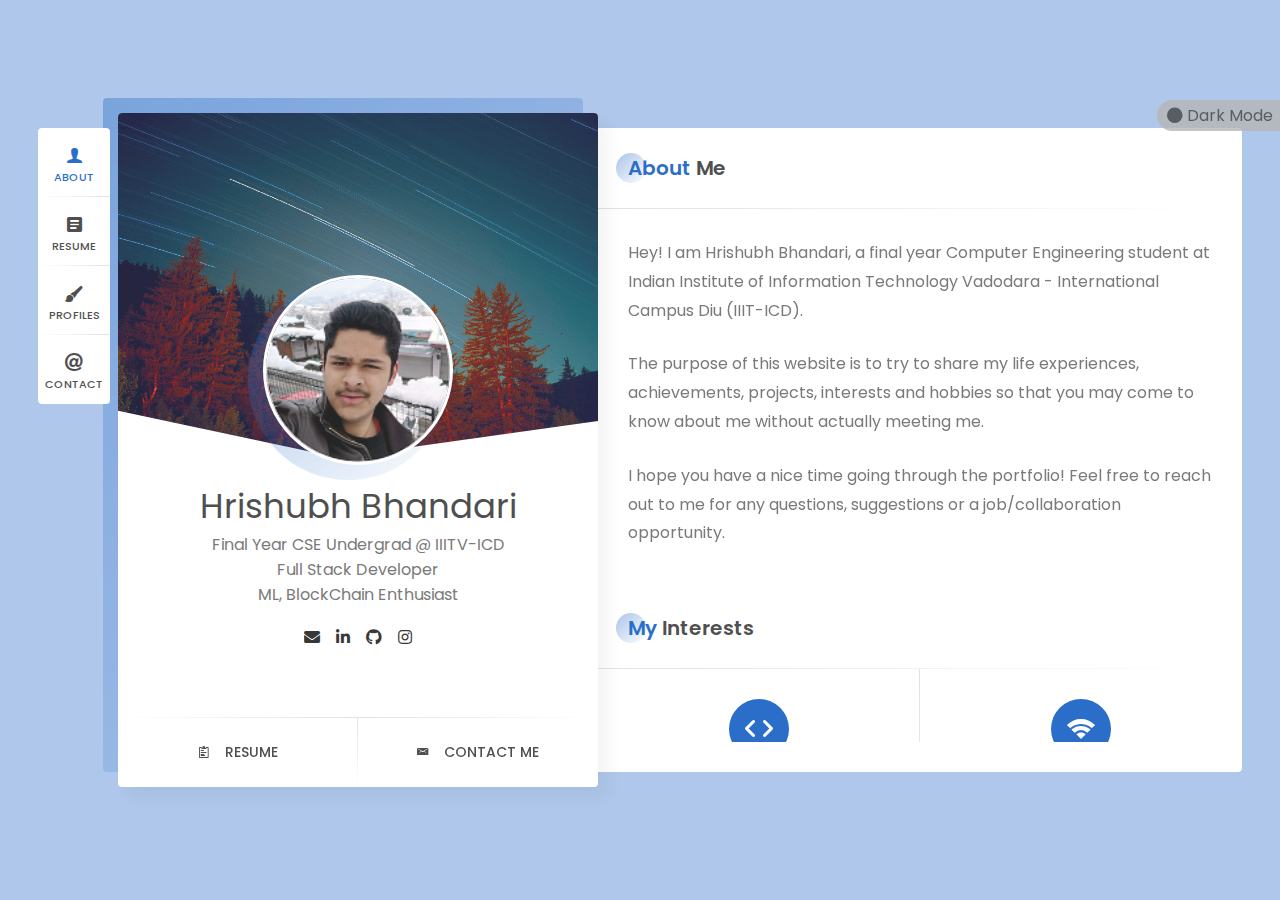
<file: index.html>
<!DOCTYPE html>
<html lang="en">

<!-- Mirrored from hrishubh_bhandari.github.io/ by HTTrack Website Copier/3.x [XR&CO'2014], Mon, 04 Oct 2021 12:30:04 GMT -->
<!-- Added by HTTrack -->
<meta http-equiv="content-type" content="text/html;charset=utf-8" /><!-- /Added by HTTrack -->

<head>
  <!--
		Basic
	-->
  <meta charset="UTF-8" />
  <meta http-equiv="X-UA-Compatible" content="IE=edge" />
  <title>Hrishubh Bhandari</title>
  <meta name="viewport" content="width=device-width, initial-scale=1, maximum-scale=1" />

  <meta name="author" content="beshleyua" />

  <!--
		Load Fonts
	-->
  <link
    href="https://fonts.googleapis.com/css?family=Poppins:100,100i,200,200i,300,300i,400,400i,500,500i,600,600i,700,700i,800,800i,900,900i"
    rel="stylesheet" />
  <link href="use.fontawesome.com/releases/v5.0.6/css/all.css" rel="stylesheet" />
  <!--
		Load CSS
	-->
  <link rel="stylesheet" href="css/basic.css" />
  <link rel="stylesheet" href="css/layout.css" />
  <link rel="stylesheet" href="css/blogs.css" />
  <link rel="stylesheet" href="css/ionicons.css" />
  <link rel="stylesheet" href="css/magnific-popup.css" />
  <link rel="stylesheet" href="css/animate.css" />
  <link rel="stylesheet" href="css/owl.carousel.css" />

  <!--
		Background Gradient
	-->
  <link rel="stylesheet" href="css/gradient.css" />

  <!--
		Template New-Skin
	-->
  <link rel="stylesheet" href="css/new-skin/new-skin.css" />

  <!--
		Template RTL
	-->
  <!--<link rel="stylesheet" href="css/rtl.css" />-->

  <!--
		Template Colors
	-->
  <!-- <link rel="stylesheet" href="css/template-colors/green.css" /> -->
  <link rel="stylesheet" href="css/template-colors/blue.css" />
  <!-- <link rel="stylesheet" href="css/template-colors/orange.css" /> -->
  <!--<link rel="stylesheet" href="css/template-colors/pink.css" />-->
  <!--<link rel="stylesheet" href="css/template-colors/purple.css" />-->
  <!--<link rel="stylesheet" href="css/template-colors/red.css" />-->

  <!--
		Template Dark
	-->
  <link id="dark" rel="stylesheet" href="css/template-dark/dark.css" />

  <!--[if lt IE 9]>
      <script src="http://css3-mediaqueries-js.googlecode.com/svn/trunk/css3-mediaqueries.js"></script>
      <script src="http://html5shim.googlecode.com/svn/trunk/html5.js"></script>
    <![endif]-->

  <!--
		Favicons
	-->
  <link rel="shortcut icon" href="images/favicons/favicon.ico" />
  <script type="text/javascript" src="platform.linkedin.com/badges/js/profile.js" async defer></script>
</head>

<body>
  <div id="plugin" style="
        position: fixed;
        width: fit-content;
        height: fit-content;
        border-radius: 25px;
        padding: 3px 10px;
        padding-right: 50px;
        top: 100px;
        right: -43px;
        z-index: 101;
        color: white;
        background-color: #555;
        opacity: 0.8;
      ">
    <i class="fa fa-circle" aria-hidden="true"></i>
    <span id="plugin-text"></span>
  </div>
  <div class="page new-skin">
    <!-- preloader -->
    <div class="preloader">
        <div class="centrize full-width">
          <div class="vertical-center">
            <div class="spinner">
              <div class="double-bounce1"></div>
              <div class="double-bounce2"></div>
            </div>
          </div>
        </div>
      </div>

    <!-- background -->
    <div class="background"></div>

    <!--
			Container
		-->
    <div class="container opened" data-animation-in="fadeInLeft" data-animation-out="fadeOutLeft">
      <!--
				Header
			-->
      <header class="header">
        <!-- menu -->
        <div class="top-menu">
          <ul>
            <li class="active">
              <a href="#about-card">
                <span class="icon ion-person"></span>
                <span class="link">About</span>
              </a>
            </li>
            <li>
              <a href="#resume-card">
                <span class="icon ion-android-list"></span>
                <span class="link">Resume</span>
              </a>
            </li>
            <li>
              <a href="#works-card">
                <span class="icon ion-paintbrush"></span>
                <span class="link">Profiles</span>
              </a>
            </li>
            <!-- <li>
              <a href="#blog-card">
                <span class="icon ion-chatbox-working"></span>
                <span class="link">Interviews</span>
              </a>
            </li> -->
            <li>
              <a href="#contacts-card">
                <span class="icon ion-at"></span>
                <span class="link">Contact</span>
              </a>
            </li>
          </ul>
        </div>
      </header>

      <!--
				Card - Started
			-->
      <div class="card-started" id="home-card">
        <!--
					Profile
				-->
        <div class="profile">
          <!-- profile image -->
          <div class="slide" style="background-image: url(images/bg.jpg);"></div>

          <!-- profile photo -->
          <div class="image">
            <img src="images/Hrishubh Bhandari.png" alt="To Be Uploaded" />
          </div>

          <!-- profile titles -->

          <div class="title">Hrishubh Bhandari</div>
          <div class="description">Final Year CSE Undergrad @ IIITV-ICD</div>
          <div class="description">Full Stack Developer</div>
          <div class="description">ML, BlockChain Enthusiast</div>


          <!-- profile socials -->
          <div class="social">
            <a target="_blank" href="mailto:bhandarihrishubh@gmail.com"><span class="fas fa-envelope"></span></a>
            <a target="_blank" href="https://www.linkedin.com/in/hrishubh-bhandari/"><i class="fab fa-linkedin-in"></i></a>

            <a target="_blank" href="https://github.com/hrishubh/"><span class="fab fa-github"></span></a>

            <a target="_blank" href="https://www.instagram.com/hrishubh_bhandari2002/"><span
                class="fab fa-instagram"></span></a>
          </div>

          <!-- profile buttons -->
          <div class="lnks">
            <a href="https://drive.google.com/file/d/1UT4QfH1STppTKwasAKtrK36zrkOFALeC/view?usp=drive_link" target="_blank" class="lnk">
              <span class="ion-clipboard">&nbsp; &nbsp; </span>
              <span class="text" >Resume</span>
            </a>
            <a href="mailto:bhandarihrishubh@gmail.com" class="lnk" target="_blank">
              <span class="ion-email"> &nbsp;&nbsp; </span>
              <span class="text " >Contact Me </span>
            </a>
          </div>
        </div>
      </div>

      <!-- 
				Card - About
			-->
      <div class="card-inner animated active" id="about-card">
        <div class="card-wrap">
          <!-- 
						About 
					-->
          <div class="content about">
            <!-- title -->
            <div class="title">About Me</div>

            <!-- content -->
            <div class="row">
              <div class="col col-d-12 col-t-12 col-m-12">
                <div class="text-box">
                  <p>
                    Hey! I am Hrishubh Bhandari, a final year Computer Engineering student at Indian Institute of
                    Information Technology Vadodara - International Campus Diu (IIIT-ICD).
                  </p>
                  <br>
                  <p>
                    The purpose of this website is to try to share my life experiences, achievements, projects,
                    interests and hobbies so that you may come to know about me without actually meeting me.
                  </p>
                  <br>
                  <p>
                    I hope you have a nice time going through the portfolio! Feel free to reach out to me for any
                    questions, suggestions or a job/collaboration opportunity.
                  </p>

                </div>
              </div>
              <!-- <div class="col col-d-6 col-t-6 col-m-12 border-line-v">
                  <div class="info-list">
                    <ul>
                      <li><strong>Age</strong> 21</li>
                      <li><strong>Residence</strong> India</li>
                      <li><strong>Recruitment Status</strong> Available</li>
                      <li><strong>Address</strong> Punjab, India</li>
                    </ul>
                  </div>
                </div> -->
              <div class="clear"></div>
            </div>
          </div>

          <!--
						Services
					-->
          <div class="content services">
            <!-- title -->
            <div class="title">My Interests</div>

            <!-- content -->
            <div class="row service-items border-line-v">
              <!-- service item -->
              <div class="col col-d-6 col-t-6 col-m-12 border-line-h">
                <div class="service-item">
                  <div class="icon"><span class="ion ion-code"></span></div>
                  <div class="name">Data Structures and Algorithms</div>
                  <p>
                    Interested in learning new Data Structures and Algorithms. Regularly practice on Leetcode & CodeForces.
                  </p>
                </div>
              </div>


              <!-- service item -->
              <div class="col col-d-6 col-t-6 col-m-12 border-line-h">
                <div class="service-item">
                  <div class="icon">
                    <span class="ion ion-wifi"></span>
                  </div>
                  <div class="name">Web Development</div>
                  <p>
                    Very passionate full stack Developer with expertise in MERN stack.
                  </p>
                </div>
              </div>

              
              
              <!-- service item -->
              <div class="col col-d-6 col-t-6 col-m-12 border-line-h">
                <div class="service-item">
                  <div class="icon"><span class="ion ion-network"></span></div>
                  <div class="name">Machine Learning</div>
                  <p>
                    Machine Learning Enthusiast with special interest in Reinforcement Learning.
                  </p>
                </div>
              </div>


              <!-- service item -->
              <div class="col col-d-6 col-t-6 col-m-12 border-line-h">
                <div class="service-item">
                  <div class="icon"><span class="ion ion-social-bitcoin"></span></div>
                  <div class="name">BlockChain</div>
                  <p>
                    Web3 and BlockChain Enthusiast with special some experience working with Ethereum.
                  </p>
                </div>
              </div>

              <div class="clear"></div>
            </div>
          </div>

          <div class="content services">
            <!-- title -->
            <div class="title">Position of Responsibilities</div>
            <!-- content -->
            <div class="row service-items ">
              <!-- service item -->
                <div class="col col-d-12 col-t-12 col-m-12 resume-items" style="padding-top: 0;">
                  <div class="resume-item border-line-h active">
                    <div class="name">Ex-President of Technical Committee (IIITV-ICD)</div>
                    <div class="company">
                      Indian Institute of Information Technology Vadodara - International Campus Diu
                    </div>
                    <p>
                      President of Technical Committee of IIITV-ICD</b> responsible for organising and conducting various tech
                      related Events, Competitions, Hackathons and Seminars.
                    </p>
                  </div>
                </div>
              <div class="clear"></div>
              <div class="resume-item border-line-h active"></div>
            </div>
          </div>

          <!-- Fun Fact -->
          <div class="content fuct">
            <!-- title -->
            <div class="title">Fun Facts</div>

            <!-- content -->
            <div class="row fuct-items">
              <!-- fuct item -->
              <div class="col col-d-3 col-t-3 col-m-6 border-line-v">
                <div class="fuct-item">
                  <div class="icon"><span class="ion ion-ios-book"></span></div>
                  <div class="name">Enjoys Reading</div>
                </div>
              </div>

              <!-- fuct item -->
              <div class="col col-d-3 col-t-3 col-m-6 border-line-v">
                <div class="fuct-item">
                  <div class="icon"><span class="ion ion-trophy"></span></div>
                  <div class="name">Plays Badminton</div>
                </div>
              </div>

              <!-- fuct item -->
              <div class="col col-d-3 col-t-3 col-m-6 border-line-v">
                <div class="fuct-item">
                  <div class="icon"><span class="ion ion-ios-game-controller-b"></span></div>
                  <div class="name">Midnight Gamer</div>
                </div>
              </div>

              <!-- fuct item -->
              <div class="col col-d-3 col-t-3 col-m-6 border-line-v">
                <div class="fuct-item">
                  <div class="icon"><span class="ion ion-flag"></span></div>
                  <div class="name">National NTS Scholar</div>
                </div>
              </div>

              <div class="clear"></div>
            </div>
          </div>

          <!--
						Testimonials
					-->
          <!-- <div class="content testimonials"> -->
          <!-- title -->
          <!-- <div class="title">Testimonials</div> -->

          <!-- content -->
          <!-- <div class="row testimonials-items"> -->
          <!-- client item -->
          <!-- <div class="col col-d-12 col-t-12 col-m-12 border-line-v">
                  <div class="revs-carousel default-revs">
                    <div class="owl-carousel">
                      <div class="item">
                        <div class="revs-item">
                          <div class="text">
                            "Pulkit has the capability to quickly improve on the feedback
                            given to him. He has shown great efficiency at times of close 
                            deadlines. He has the ability to work best in a well-structured 
                            environment."
                          </div>
                          <div class="user">
                            <div class="img">
                              <img src="images/man1.jpg" alt="Arleif Braganza" />
                            </div>
                            <div class="info">
                              <div class="name">Arleif Braganza</div>
                              <div class="company">VP, DevFactory</div>
                            </div>
                            <div class="clear"></div>
                          </div>
                        </div>
                      </div>
                      <div class="item">
                        <div class="revs-item">
                          <div class="text">
                            "Pulkit is very pro-active and comes up with very nice original ideas. There isn't anything as such negative noticed about him."
                          </div>
                          <div class="user">
                            <div class="img">
                              <img src="images/man2.jpg" alt="Harishankaran K" />
                            </div>
                            <div class="info">
                              <div class="name">Harishankaran K</div>
                              <div class="company">CTO, HackerRank</div>
                            </div>
                            <div class="clear"></div>
                          </div>
                        </div>
                      </div>
                      <div class="item">
                        <div class="revs-item">
                          <div class="text">
                            Lorem ipsum dolor sit amet, consectetur adipiscing
                            elit. Lorem ipsum dolor sit amet, consectetur
                            adipiscing elit.
                          </div>
                          <div class="user">
                            <div class="img">
                              <img src="images/man1.jpg" alt="" />
                            </div>
                            <div class="info">
                              <div class="name">Helen Floyd</div>
                              <div class="company">Art Director</div>
                            </div>
                            <div class="clear"></div>
                          </div>
                        </div>
                      </div>
                    </div>
                  </div>
                </div> -->

          <!-- <div class="clear"></div>
              </div>
            </div> -->
        </div>
      </div>

      <!--
				Card - Resume
			-->
      <div class="card-inner" id="resume-card">
        <div class="card-wrap">
          <!--
						Resume
					-->
          <div class="content resume">
            <!-- title -->
            <div class="title">Resume</div>

            <!-- content -->
            <div class="row">
              <!-- education -->
              <div class="col col-d-12 col-t-12 col-m-12 border-line-v">
                <div class="resume-title border-line-h">
                  <div class="icon"><i class="ion ion-university"></i></div>
                  <div class="name">Education</div>
                </div>
                <div class="resume-items">
                  <div class="resume-item border-line-h active">
                    <div class="date">2020 - 2024</div>
                    <div class="name">
                      <a href="https://drive.google.com/file/d/1xOl8kYYba0kiK_D4-FUJ9ehYq6BJBSVU/view?usp=sharing" target="_blank">Indian
                        Institute of Information Technology Vadodara - International Campus Diu
                    </div>
                    <div class="company">CGPA : 8.61
                    </div>
                    </a>
                    <p>
                      Bachelor of Technology in Computer Science & Engineering
                    </p>
                  </div>
                  <div class="resume-item inactive">
                    <div class="date">2008 - 2020</div>
                    <div class="name">
                      Kendriya Vidyalaya No - 1 Gandhinagar Jammu
                    </div>
                    <div class="company">12th Percentage: 92.4% (PCM: 95%)
                      <br>10th Percentage: 90.2% (PCMB: 97%)
                    </div>
                    <p>
                      Secondary and Senior Secondary High School
                    </p>
                  </div>
                  <!-- <div class="resume-item">
                      <div class="date">2004 - 2005</div>
                      <div class="name">Web Design Course</div>
                      <div class="company">London</div>
                      <p>
                        Converted Photoshop layouts to web pages using HTML,
                        CSS, and JavaScript
                      </p>
                    </div> -->
                </div>
              </div>

              <!-- experience -->
              <div class="col col-d-12 col-t-12 col-m-12 border-line-v">
                  <div class="resume-title border-line-h">
                    <div class="icon"><i class="ion ion-briefcase"></i></div>
                    <div class="name">Experience</div>
                  </div>
                  <div class="resume-items">

                    <!-- Previous Experience -->
                    <div class="resume-item border-line-h  active">
                      <div class="date">May, 2023 - July, 2023</div>
                      <div class="name">Software Development Internship</div>
                      <div class="company">KUSHO Inc.</div>
                      <ul style="list-style-type:circle;">
                        <li>Created & maintained an <u><b>Elastic Search</b></u> database with over <u><b>10,000 records</b></u>, improved search efficiency by <u><b>22%.</b></u></li>
                        <li>Integrated alerting systems with <u><b>Grafana and Prometheus</b></u>, reducing mean time of resolution by <u><b>50%.</b></u></li>
                        <li>Collaborated in the development of an innovative <u><b>API testing 2.0 plugin</b></u> for IntelliJ using <u><b>Kotlin.</b></u></li>
                      </ul>
                    </div>


                    <!-- Previous Experience -->
                    <div class="resume-item border-line-h  active">
                      <div class="date">March, 2023 - April, 2023</div>
                      <div class="name">Python Development Internship</div>
                      <div class="company">ETechMy Private Limited</div>
                      <ul style="list-style-type:circle;">
                        <li>Collaborated with a team of 6 to develop a face detection application using <u><b>Flask</b></u> framework.</li>
                        <li>Leveraged the <u><b>OpenCV</b></u> library in Python to create an accurate face detection system achieving an <u><b>85% success rate</b></u>.  </li>
                        <li>Validated and verified over <u><b>130,000 customers</b></u> enhancing trustworthiness of customer base.</li>
                      </ul>
                    </div>
                    
                    <!-- <div class="resume-item border-line-h active">
                      <div class="date">September, 2020 – Present</div>
                      <div class="name">Educator</div>
                      <div class="company">Unacademy</div>
                      <p>
                        Taking live classes to teach different Competitive Programming concepts. <br>
                        <a
                          href="https://unacademy.com/@coder_pulkit_c"
                          target="_blank"
                          >Click here</a> to check out my Unacademy Profile.
                      </p>
                    </div> -->

                    <!-- <div class="resume-item border-line-h">
                      <div class="date">May, 2019 – July, 2019</div>
                      <div class="name">Technical Content Engineer - Intern</div>
                      <div class="company">HackerRank</div>
                      <p>
                        Created new coding challenges related to Data Structures, Algorithms and Data Science. 
                        Created Multiple Choice Questions related to Probability and Statistics. 
                        Helped in reviewing and repairing existing challenges. 
                      </p>
                    </div> -->

                    <!-- <div class="resume-item">
                      <div class="date">March, 2020 – May, 2020</div>
                      <div class="name">Competitive Programming Instructor</div>
                      <div class="company">Coding Blocks</div>
                      <p>
                        Recorded video solutions to several coding problems and explanations of algorithms.
                      </p>
                    </div> -->
                  </div>
                </div>

              <!-- Personal Projects -->
              <div class="col col-d-12 col-t-12 col-m-12 border-line-h">
                <div class="resume-title border-line-h">
                  <div class="icon"><i class="ion ion-briefcase"></i></div>
                  <div class="name">Personal Projects</div>
                </div>
                <div class="border-line-h"></div>
                <div class="resume-items">

                  <div class="resume-item border-line-h active">
                    <div class="date">Jan, 2023 – Feb, 2023</div>
                    <div class="name"><a href="https://github.com/Hrishubh/HORIZON-TechFest-Website-FRONTEND" target="_blank"> Website for HORIZON Technical fest of IIITV-ICD</a></div>
                    <div class="company">Tech: ReactJS, ExpressJS, NodeJS, MongoDB, HTML, CSS, ChakraUI, react‑slick</div>
                    <ul style="list-style-type:circle;">
                      <li>Developed the website for the 1st ever HORIZON Tech fest, utilizing the <b><u>MERN Stack</u></b> to build a scalable application.</li>
                      <li>Deployed a backend system, including features such as <b><u>login, register</u></b> and <b><u>1 click registration</u></b> for attendees.</li>
                      <li>Streamlined user experience by managing website traffic exceeding <b><u>20,000 clicks</u></b> during the festival.

                      </li>
                    </ul>
                  </div>


                  <div class="resume-item border-line-h active">
                    <div class="date">April, 2022 – July, 2022</div>
                    <div class="name"><a href="https://github.com/Hrishubh/PKI-System-using-BlockChain" target="_blank"> Public Key Infrastructure (PKI) on Blockchain</a></div>
                    <div class="company">Tech: MERN Stack, Ethereum, Solidity, Metamask, Ganache-CLI, web3</div>
                    <ul style="list-style-type:circle;">
                      <li>Implemented one of the first PKI systems utilizing <u><b>Ethereum blockchain</b></u>, leveraging <u><b>RSA cryptography</b></u> for verification.</li>
                      <li>Employed <u><b>Ganache‑CLI & Metamask</b></u> to enable seamless interaction with the Ethereum blockchain.</li>
                      <li>Programmed innovative mechanisms to <u><b>create, renew, and terminate digital certificates</b></u>, with the capability to <u><b>store over 1
                        million certificates</b></u> concurrently.</li>
                    </ul>
                  </div>

                  <div class="resume-item border-line-h active">
                    <div class="date">August, 2021 – September, 2021</div>
                    <div class="name"><a href="https://github.com/Hrishubh/TrueNews-React" target="_blank"> TRUENEWS - Nothing but Authentic</a></div>
                    <div class="company">Tech Used: ReactJS, NewsAPI, Bootstrap, HTML, JSX</div>
                    <ul style="list-style-type:circle;">
                      <li>Developed a web application built using <b><u> ReactJS </u></b> and <b><u> Bootstrap </u></b> to display real time news.</li>
                      <li>Exploited the <u><b>NewsAPI</b></u> to fetch news articles and associated info, such as author name and publishing time.</li>
                      <li>Displays news articles over 8 categories such as Sports, Entertainment, Science, Technology etc according to user's preferences.</li>
                    </ul>
                  </div>

                  <div class="resume-item border-line-h active">
                    <div class="date">June, 2021 – July, 2021</div>
                    <div class="name"><a href="https://hrishubh.github.io/SBE-Website/" target="_blank">Summer Break Events 2k21 Website</a> </div>
                    <div class="company">Tech Used: HTML, CSS, Vanilla JavaScript</div>
                    <ul style="list-style-type:circle;">
                      <li>GitHub Link: <a href="https://github.com/Hrishubh/SBE-Website" target="_blank"><u><b>
                              https://github.com/Hrishubh/SBE-Website</b></u></a></li>
                      <li>Website for <b><u>SBE(Summer Break Events)</u></b> programme organised by 1st year students.
                      </li>
                      <li>Helped organising SBE events which saw overwhelming participation of <b><u>more than 500
                            participants</u></b> across all competitions.</li>
                    </ul>
                  </div>

                  <div class="resume-item border-line-h active">
                    <div class="date">April, 2021 – May, 2021</div>
                    <div class="name"><a href="https://github.com/Hrishubh/Restaurant-Website-using-Angular-"  target="_blank"> Dynamic Website for Restaurant - GOLDEN CHINA HUT</a></div>
                    <div class="company">Tech Used: AngularJS, BootStrap 5.0, HTML, CSS, Vanilla JS</div>
                    <ul style="list-style-type:circle;">
                      <li>Developed a website for a local restaurant using <b><u>AngularJS</u></b> and <b> <u> Bootstrap 5.0 </u></b></li>
                      <li> Contains well documented Menu with 12 categories including Chef&#x2019;s Recommendations.</li>
                      <li> Includes a map with the location of the Restaurant for easy access. </li>
                    </ul>
                  </div>

                  <div class="resume-item border-line-h active">
                    <div class="date">Feb, 2021 – March, 2021</div>
                    <div class="name"><a href="https://github.com/Hrishubh/JARVIS" target="_blank"> JARVIS Personal Assistant (Using Python) </a></div>
                    <div class="company">Libraries Used: pyttsx, speech_recognition, os, smtplib, pathlib, webbrowser
                    </div>
                    <ul style="list-style-type:circle;">
                      <li>Coded a speech operated assistant using <b><u> pyttsx</u></b> library of Python.</li>
                      <li>Can open websites like Google, Youtube and GitHub through speech recognition using the <b><u>
                            speech_recognition</u></b> and <b><u> webbrowser</u></b> libraries.</li>
                      <li>It can <b><u> search Wikipedia</u></b> for any keywords and open apps like VsCode, Chrome
                        Browser etc through voice commands using <b><u> pathlib</u></b> library.</li>
                    </ul>
                  </div>

                </div>
              </div>

              <!-- Achievements -->
              <div class="col col-d-12 col-t-12 col-m-12 border-line-v">
                <div class="skills-list list">
                  <div class="skill-title border-line-h">
                    <div class="icon">
                      <i class="ion ion-android-list"></i>
                    </div>
                    <div class="name">Achievements</div>
                  </div>
                  <ul>
                    <li>
                      <div class="name">
                        Acquired proficiency in coding by solving more than <a href="https://leetcode.com/hrishubh_2002/" target="_blank"><u>350 LEETCODE coding problems</u></a>.
                      </div>
                    </li>
                    <li>
                      <div class="name">
                        Elected as the 1st President of Technical Committee of IIIT Vadodara ‑ International Campus Diu.
                      </div>
                    </li>
                    <li>
                      <div class="name"><a href="https://drive.google.com/file/d/1QlOuTxr9pom6Lu8BbNqBa2bvGAtf6E2G/view" target="_blank"><u>National NSE Examination</u> </a> </div>
                      <p>
                        891 rank (Total 1 million Participants)
                      </p>
                    </li>
                    <li>
                      <div class="name">CP Competitions</div>
                      <p>
                        1st Position in init.mains (Organised by IIITV)<br>
                        2nd Position in Codestrike v2.0, Codestrike 2021 & iiit.str() (Organised by IIITV)
                      </p>
                    </li>
                    <li>
                      <div class="name">International Mathematics Olympiad</div>
                      <p>
                        State Rank &#x2161; &nbsp;&nbsp;: &nbsp; 2018 and 2020<br>
                        State Rank &#x2162; &nbsp;: &nbsp; 2017 and 2019
                      </p>
                    </li>
                    <li>
                      <div class="name">
                        Scored 97+ Percentile in JEE Mains 2020 among 1.2 million candidates
                      </div>
                    </li>
                  </ul>
                </div>
              </div>

              <!-- <div class="clear"></div> -->
            </div>
          </div>

          <!--
						Skills
					-->
          <div class="content skills">
            <!-- title -->
            <div class="title">My Skills</div>

            <!-- content -->
            <div class="row">
              <!-- skill item -->
              <!-- <div class="col col-d-6 col-t-6 col-m-12 border-line-v">
                  <div class="skills-list">
                    <div class="skill-title border-line-h">
                      <div class="icon"><i class="ion ion-easel"></i></div>
                      <div class="name">Design</div>
                    </div>
                    <ul>
                      <li class="border-line-h">
                        <div class="name">Web Design</div>
                        <div class="progress">
                          <div class="percentage" style="width: 90%;"></div>
                        </div>
                      </li>
                      <li class="border-line-h">
                        <div class="name">Write Music</div>
                        <div class="progress">
                          <div class="percentage" style="width: 10%;"></div>
                        </div>
                      </li>
                      <li class="border-line-h">
                        <div class="name">Photoshop</div>
                        <div class="progress">
                          <div class="percentage" style="width: 75%;"></div>
                        </div>
                      </li>
                      <li>
                        <div class="name">Graphic Design</div>
                        <div class="progress">
                          <div class="percentage" style="width: 85%;"></div>
                        </div>
                      </li>
                    </ul>
                  </div>
                </div> -->

              <!-- skill item -->
              <div class="col col-d-12 col-t-12 col-m-12 border-line-h">
                <div class="skills-list circles">
                  <div class="skill-title border-line-h">
                    <div class="icon"><i class="ion ion-code"></i></div>
                    <div class="name">Coding</div>
                  </div>
                  <ul>
                    <li z-index="100">
                      <div class="name">C++</div>
                      <div class="progress p100">
                        <span>100%</span>
                      </div>
                    </li>
                    <li z-index="100">
                      <div class="name">Python</div>
                      <div class="progress p100">
                        <span>100%</span>
                      </div>
                    </li>
                    <li z-index="100">
                      <div class="name">JavaScript</div>
                      <div class="progress p75">
                        <span>75%</span>
                      </div>
                    </li>
                    <li z-index="100">
                      <div class="name">Java</div>
                      <div class="progress p65">
                        <span>65%</span>
                      </div>
                    </li>
                    <li z-index="100">
                      <div class="name">Web Development</div>
                      <div class="progress p100">
                        <span>100%</span>
                      </div>
                    </li>
                    <li z-index="100">
                      <div class="name">Algorithms</div>
                      <div class="progress p95">
                        <span>95%</span>
                      </div>
                    </li>
                    <li z-index="100">
                      <div class="name">Machine Learning</div>
                      <div class="progress p75">
                        <span>75%</span>
                      </div>
                    </li>
                    <li z-index="100">
                      <div class="name">BlockChain</div>
                      <div class="progress p100">
                        <span>100%</span>
                      </div>
                    </li>
                  </ul>
                </div>
              </div>

              <!-- skill item -->
              <div class="col col-d-12 col-t-12 col-m-12">
                <div class="skills-list dotted skill-title border-line-h" >
                    <div class="icon"><i class="ion ion-flag"></i></div>
                    <div class="name">Languages</div>
                </div>
              </div>

              <div class="col col-d-6 col-t-6 col-m-6 skills-list dotted" style="padding-top: 0;padding-bottom: 0;">
                <ul class=" border-line-v">
                  <li class="">
                    <div class="name">English</div>
                    <div class="progress">
                      <div class="percentage" style="width: 90%;"></div>
                    </div>
                  </li>
                </ul>
              </div>
              <div class="col col-d-6 col-t-6 col-m-6 skills-list dotted" style="padding-top: 0;padding-bottom: 0;">
                <ul>
                  <li class="">
                    <div class="name">Hindi</div>
                    <div class="progress">
                      <div class="percentage" style="width: 100%;"></div>
                    </div>
                  </li>
                </ul>
              </div>



              <!-- skill item -->
              <!-- <div class="col col-d-6 col-t-6 col-m-12 border-line-v">
                  <div class="skills-list list">
                    <div class="skill-title border-line-h">
                      <div class="icon">
                        <i class="ion ion-android-list"></i>
                      </div>
                      <div class="name">Knowledge</div>
                    </div>
                    <ul>
                      <li>
                        <div class="name">Website hosting</div>
                      </li>
                      <li>
                        <div class="name">iOS and android apps</div>
                      </li>
                      <li>
                        <div class="name">Create logo design</div>
                      </li>
                      <li>
                        <div class="name">Design for print</div>
                      </li>
                      <li>
                        <div class="name">Modern and mobile-ready</div>
                      </li>
                      <li>
                        <div class="name">Advertising services include</div>
                      </li>
                      <li>
                        <div class="name">Graphics and animations</div>
                      </li>
                      <li>
                        <div class="name">Search engine marketing</div>
                      </li>
                    </ul>
                  </div>
                </div> -->

              <div class="clear"></div>
            </div>
          </div>
        </div>
      </div>

      <!--
				Card - Profiles
			-->
      <div class="card-inner" id="works-card">
        <div class="card-wrap">

          <div class="content works">
            <!-- title -->
            <div class="title">Profiles</div>

            <!-- content -->
            <div class="row grid-items border-line-v">

              <!-- blog item -->
              <div class="col col-d-6 col-t-6 col-m-6 grid-item design border-line-h"
                style="position: absolute; left: 0%; top: 0px;">
                <div class="box-item">
                  <div class="image">
                    <a href="https://codeforces.com/profile/hrishubh_2002" target="_blank">
                      <img src="images/profiles/cf.png" border-radius="30px" alt="CodeForces">
                      <span class="info">
                      </span>
                    </a>
                  </div>
                  <!-- <div class="desc">
                        <a href="https://codeforces.com/profile/hrishubh_2002" target="_blank" class="name has-popup-media">CodeForces</a>
                      </div> -->
                </div>
              </div>

              <!-- blog item -->
              <div class="col col-d-6 col-t-6 col-m-6 grid-item design border-line-h"
                style="position: absolute; left: 0%; top: 0px;">
                <div class="box-item">
                  <div class="image">
                    <a href="https://www.codechef.com/users/hrishubh_2002" target="_blank">
                      <img src="images/profiles/cc.png" border-radius="30px" alt="CodeChef">
                      <span class="info">
                      </span>
                    </a>
                  </div>
                  <!-- <div class="desc">
                      <a href="https://codeforces.com/profile/coder_pulkit_c" target="_blank" class="name has-popup-media">CodeChef</a>
                    </div> -->
                </div>
              </div>

              <!-- blog item -->
              <div class="col col-d-6 col-t-6 col-m-6 grid-item design border-line-h"
                style="position: absolute; left: 0%; top: 0px;">
                <div class="box-item">
                  <div class="image">
                    <a href="https://www.linkedin.com/in/hrishubh-bhandari" target="_blank">
                      <img src="images/profiles/linkedin.png" border-radius="30px" alt="LinkedIn">
                      <span class="info">
                      </span>
                    </a>
                  </div>
                  <!-- <div class="desc">
                     <a href="https://www.linkedin.com/in/hrishubh-bhandari" target="_blank" class="name has-popup-media">LinkedIn</a>
                   </div> -->
                </div>
              </div>

              <!-- blog item -->
              <div class="col col-d-6 col-t-6 col-m-6 grid-item design border-line-h"
                style="position: absolute; left: 0%; top: 0px;">
                <div class="box-item">
                  <div class="image">
                    <a href="https://google.qwiklabs.com/public_profiles/ae298640-ee48-4a25-a718-692b791a294f" 
                      target="_blank">
                      <img src="images/profiles/qwiklabs-gcp.png" border-radius="30px" alt="QwikLabs">
                      <span class="info">
                      </span>
                    </a>
                  </div>
                  <!-- <div class="desc">
                     <a href="https://google.qwiklabs.com/public_profiles/ae298640-ee48-4a25-a718-692b791a294f" class="name has-popup-media" target="_blank">QwikLabs</a>
                   </div> -->
                </div>
              </div>

              <!-- blog item -->
              <div class="col col-d-6 col-t-6 col-m-6 grid-item design border-line-h"
                style="position: absolute; left: 0%; top: 0px;">
                <div class="box-item">
                  <div class="image">
                    <a href="https://leetcode.com/hrishubh_2002/" target="_blank">
                      <img src="images/profiles/leetcode.jpg" border-radius="30px" alt="LinkedIn">
                      <span class="info">
                      </span>
                    </a>
                  </div>
                  <!-- <div class="desc">
                     <a href="https://www.linkedin.com/in/hrishubh-bhandari" target="_blank" class="name has-popup-media">LinkedIn</a>
                   </div> -->
                </div>
              </div>


              <div class="clear"></div>
            </div>
          </div>
        </div>
      </div>

      <!--
				Card - Blog
			-->
      <!-- <div class="card-inner blog" id="blog-card"> -->
      <!-- <div class="card-wrap"> -->
      <!--
            Blog
          -->
      <!-- <div class="content blog"> -->
      <!-- title -->
      <!-- <div class="title">Interviews</div> -->

      <!-- content -->
      <!-- <div class="row border-line-v"> -->
      <!-- blog item -->
      <!-- <div class="col col-d-6 col-t-6 col-m-6 border-line-h">
                <div class="box-item">
                  <iframe width="280" height="157" src="https://www.youtube.com/embed/raErOeXkUoI" frameborder="0"
                    allow="accelerometer; autoplay; clipboard-write; encrypted-media; gyroscope; picture-in-picture"
                    allowfullscreen></iframe>
                </div>
                <div class="desc">
                  3rd September, 2020

                </div>
              </div> -->

      <!-- blog item -->
      <!-- <div class="col col-d-6 col-t-6 col-m-6 border-line-h">
                <div class="box-item">
                  <iframe width="280" height="157" src="https://www.youtube.com/embed/k4286q_Tovc" frameborder="0"
                    allow="accelerometer; autoplay; clipboard-write; encrypted-media; gyroscope; picture-in-picture"
                    allowfullscreen></iframe>
                </div>
                <div class="desc">
                  14th March, 2020

                </div>
              </div> -->

      <!-- blog item -->
      <!-- <div class="col col-d-6 col-t-6 col-m-6 border-line-h">
                <div class="box-item">
                  <iframe width="280" height="157" src="https://www.youtube.com/embed/q7rtXFlXzR8" frameborder="0"
                    allow="accelerometer; autoplay; clipboard-write; encrypted-media; gyroscope; picture-in-picture"
                    allowfullscreen></iframe>
                </div>
                <div class="desc">
                  14th March, 2020

                </div>
              </div> -->

      <!-- blog item -->
      <!-- <div class="col col-d-6 col-t-6 col-m-6 border-line-h">
                <div class="box-item">
                  <iframe width="280" height="157" src="https://www.youtube.com/embed/Ji1v-5koDjA" frameborder="0"
                    allow="accelerometer; autoplay; clipboard-write; encrypted-media; gyroscope; picture-in-picture"
                    allowfullscreen></iframe>
                </div>
                <div class="desc">
                  10th December, 2019

                </div>
              </div> -->

      <!-- </div> -->
      <!-- </div> -->
      <!-- </div> -->
      <!-- </div> -->

      <!--
				Card - Contacts
			-->
      <div class="card-inner contacts" id="contacts-card">
        <div class="card-wrap">
          <!--
						Conacts Info
					-->
          <div class="content contacts">
            <!-- title -->
            <div class="title">Get in Touch ;)</div>

            <!-- content -->
            <div class="row">
              <div class="col col-d-12 col-t-12 col-m-12 border-line-v">
                <iframe
                  src="https://www.google.com/maps/embed?pb=!1m18!1m12!1m3!1d3504.4804248173277!2d77.2188593255653!3d28.555332926309067!2m3!1f0!2f0!3f0!3m2!1i1024!2i768!4f13.1!3m3!1m2!1s0x390ce24754c33887%3A0x26a733d71d00eb62!2s200%20TO%20185%2C%20Sector%203%2C%20Sadiq%20Nagar%2C%20New%20Delhi%2C%20Delhi%20110049!5e0!3m2!1sen!2sin!4v1672213529795!5m2!1sen!2sin"
                  width="600" height="450" frameborder="0" style="
                      border: 0;
                      width: 100%;
                      height: 250px;
                      margin-bottom: 30px;
                    " allowfullscreen="" aria-hidden="false" tabindex="0"></iframe>

                <div class="info-list" 0>
                  <ul>
                    <li>
                      <strong style="width: 100px; text-align: left;">Address</strong>
                      Qtr - 191, Sector 3, Sadiq Nagar, New Delhi
                    </li>
                    <li>
                      <strong style="width: 65px; text-align: left;">Email</strong>
                      <a target="_blank" href="mailto:bhandarihrishubh@gmail.com"> &nbsp;bhandarihrishubh@gmail.com</a>
                    </li>
                    <li>
                      <strong style="width: 100px; text-align: left;">Phone</strong>
                      (+91) 9149445865
                    </li>
                    <li>
                      <strong style="width: 85px; text-align: left;">LinkedIn</strong>
                      <a target="_blank" href="https://www.linkedin.com/in/hrishubh-bhandari">hrishubh-bhandari</a>
                    </li>
                  </ul>
                </div>
              </div>

              <div class="clear"></div>
            </div>
          </div>

        </div>
      </div>
    </div>
  </div>

  <!--
		jQuery Scripts
  -->
  <script>
    const myForm = document.getElementById("cform");

    myForm.addEventListener("submit", (event) => {
      event.preventDefault();

      const formData = new FormData(myForm);

      fetch("https://rahulgrover99.000webhostapp.com/form.php", {
        method: "post",
        body: formData,
      })
        .then((response) => response.json())
        .then((data) => {
          if (data.response == 200) $("#cform").fadeOut();
          $(".alert-success").delay(1000).fadeIn();
        });
    });
  </script>
  <script src="js/jquery.min.js"></script>
  <script src="js/jquery.validate.js"></script>
  <script src="js/jquery.magnific-popup.js"></script>
  <script src="js/imagesloaded.pkgd.js"></script>
  <script src="js/isotope.pkgd.js"></script>
  <script src="js/jquery.slimscroll.js"></script>
  <script src="js/owl.carousel.js"></script>

  <!--
		Main Scripts
	-->
  <script src="js/scripts.js"></script>
</body>

</html>
</file>
<file: css/basic.css>
/**
*	Ryan - Resume/CV/vCard Template (HTML)
*	Version: 2.0
*	Author: beshleyua
*	Author URL: http://themeforest.net/user/beshleyua
*	Copyright © Cvio by beshleyua. All Rights Reserved.
**/

/* TABLE OF CONTENTS
	1. Base
	2. Container
	3. Columns
	4. Preloader
	5. Typography
	6. Forms
	7. Alignments
	8. Animations
*/

/*
	1. Basic
*/

html {
	margin-right: 0!important;
}

body {
	margin: 0;
	padding: 0;
	border: none;
	font-family: 'Poppins';
	font-size: 14px;
	color: #626262;
	background: #d8dbe2;
	letter-spacing: 0em;
	font-weight: 400;
	-webkit-font-smoothing: antialiased;
	-webkit-text-size-adjust: 100%;
}

.page {
	position: absolute;
	overflow: hidden;
	width: 100%;
	height: 100%;
}

@media (max-width: 1023px) {
	.page {
		overflow: visible;
	}

}

* {
	box-sizing: border-box;
	-webkit-box-sizing: border-box;
}

/*
	2. Container
*/
.container {
	margin: -300px 0 0 -240px;
	position: absolute;
	top: 50%;
	left: 50%;
	width: 480px;
	height: 600px;
	transform: translateX(0px);
	-webkit-transform: translateX(0px);
	-moz-transform: translateX(0px);
	-o-transform: translateX(0px);
	transition: all 0.4s ease 0s;
	-moz-transition: all 0.4s ease 0s;
	-webkit-transition: all 0.4s ease 0s;
	-o-transition: all 0.4s ease 0s;
}

.container.opened {
	transform: translateX(-240px);
	-webkit-transform: translateX(-240px);
	-moz-transform: translateX(-240px);
	-o-transform: translateX(-240px);
}

@media (max-width: 1072px) {
	.container {
		margin: -300px 0 0 -220px;
		width: 440px;
	}

	.container.opened {
		transform: translateX(-204px);
		-webkit-transform: translateX(-204px);
		-moz-transform: translateX(-204px);
		-o-transform: translateX(-204px);
	}

}

@media (max-width: 1023px) {
	.container {
		margin: 0 auto;
		position: relative;
		top: 83px;
		left: 0;
		width: auto;
		max-width: 540px;
		height: auto;
		transform: none;
		-webkit-transform: none;
		-moz-transform: none;
		-o-transform: none;
	}

	.container.opened {
		transform: none;
		-webkit-transform: none;
		-moz-transform: none;
		-o-transform: none;
	}

}

@media (max-width: 560px) {
	.container {
		margin: 0 5px;
		top: 78px;
		width: auto;
		max-width: 100%;
	}

}

.background {
	position: fixed;
	top: 0%;
	left: 0%;
	width: 100%;
	height: 100%;
	background-position: center center;
	background-repeat: no-repeat;
	background-size: cover;
	background-color: rgba(120, 204, 109, 0.4);
}


/*
	3. Columns
*/
.row {
	margin: 0 -20px;
	position: relative;
	font-size: 0;
}

.row .col {
	padding: 20px;
	position: relative;
	display: inline-block;
	vertical-align: top;
	font-size: 14px;
}

.row .col .col {
	padding-top: 0;
	padding-bottom: 20px;
}

@media (min-width: 1024px) {
	.row .col.col-d-12 {
		width: 99.996%;
	}

	.row .col.col-d-11 {
		width: 91.663%;
	}

	.row .col.col-d-10 {
		width: 83.333%;
	}

	.row .col.col-d-9 {
		width: 74.997%;
	}

	.row .col.col-d-8 {
		width: 66.664%;
	}

	.row .col.col-d-7 {
		width: 58.331%;
	}

	.row .col.col-d-6 {
		width: 49.998%;
	}

	.row .col.col-d-5 {
		width: 41.665%;
	}

	.row .col.col-d-4 {
		width: 33.332%;
	}

	.row .col.col-d-3 {
		width: 24.999%;
	}

	.row .col.col-d-2 {
		width: 16.666%;
	}

	.row .col.col-d-1 {
		width: 8.333%;
	}

}

@media (max-width: 1023px) {
	.row .col.col-t-12 {
		width: 99.996%;
	}

	.row .col.col-t-11 {
		width: 91.663%;
	}

	.row .col.col-t-10 {
		width: 83.333%;
	}

	.row .col.col-t-9 {
		width: 74.997%;
	}

	.row .col.col-t-8 {
		width: 66.664%;
	}

	.row .col.col-t-7 {
		width: 58.331%;
	}

	.row .col.col-t-6 {
		width: 49.998%;
	}

	.row .col.col-t-5 {
		width: 41.665%;
	}

	.row .col.col-t-4 {
		width: 33.332%;
	}

	.row .col.col-t-3 {
		width: 24.999%;
	}

	.row .col.col-t-2 {
		width: 16.666%;
	}

	.row .col.col-t-1 {
		width: 8.333%;
	}

}

@media (max-width: 560px) {
	.row .col.col-m-12 {
		width: 99.996%;
	}

	.row .col.col-m-11 {
		width: 91.663%;
	}

	.row .col.col-m-10 {
		width: 83.333%;
	}

	.row .col.col-m-9 {
		width: 74.997%;
	}

	.row .col.col-m-8 {
		width: 66.664%;
	}

	.row .col.col-m-7 {
		width: 58.331%;
	}

	.row .col.col-m-6 {
		width: 49.998%;
	}

	.row .col.col-m-5 {
		width: 41.665%;
	}

	.row .col.col-m-4 {
		width: 33.332%;
	}

	.row .col.col-m-3 {
		width: 24.999%;
	}

	.row .col.col-m-2 {
		width: 16.666%;
	}

	.row .col.col-m-1 {
		width: 8.333%;
	}

}

.row:after {
	content: '';
	display: block;
	clear: both;
}

.border-line-v:before {
	content: '';
	position: absolute;
	left: 0;
	top: 0;
	width: 1px;
	height: 100%;
	background: -moz-radial-gradient(top, ellipse cover, rgba(197, 202, 213, 0.7) 0%, rgba(255, 255, 255, 0) 70%);
	background: -webkit-radial-gradient(top, ellipse cover, rgba(197, 202, 213, 0.7) 0%, rgba(255, 255, 255, 0) 70%);
	background: radial-gradient(ellipse at top, rgba(197, 202, 213, 0.7) 0%, rgba(255, 255, 255, 0) 70%);
}

.border-line-h:after {
	content: '';
	position: absolute;
	left: 0;
	bottom: 0;
	width: 100%;
	height: 1px;
	background: -moz-radial-gradient(left, ellipse cover, rgba(197, 202, 213, 0.7) 0%, rgba(255, 255, 255, 0) 70%);
	background: -webkit-radial-gradient(left, ellipse cover, rgba(197, 202, 213, 0.7) 0%, rgba(255, 255, 255, 0) 70%);
	background: radial-gradient(ellipse at left, rgba(197, 202, 213, 0.7) 0%, rgba(255, 255, 255, 0) 70%);
}

/*
	4. Preloader
*/
.preloader {
	position: fixed;
	top: 0;
	left: 0;
	width: 100%;
	height: 100%;
	text-align: center;
	background: #ffffff;
	z-index: 1000;
}

.preloader .spinner {
	position: relative;
	display: inline-block;
	width: 40px;
	height: 40px;
}

.preloader .spinner .double-bounce1,
.preloader .spinner .double-bounce2 {
	position: absolute;
	top: 0;
	left: 0;
	width: 100%;
	height: 100%;
	background: #78cc6d;
	opacity: 1;
	-webkit-animation: sk-bounce 2s infinite ease-in-out;
	animation: sk-bounce 2s infinite ease-in-out;
	border-radius: 50%;
	-moz-border-radius: 50%;
	-webkit-border-radius: 50%;
	-khtml-border-radius: 50%;
}

.preloader .spinner .double-bounce2 {
	-webkit-animation-delay: -1s;
	animation-delay: -1s;
	opacity: 0.1;
}

/*
	5. Typography
*/
h1,
h2,
h3,
h4,
h5,
h6 {
	margin: 0 0 5px 0;
	font-family: 'Poppins';
	font-size: 25px;
	color: #171717;
	line-height: 33px;
	font-weight: 500;
}

h2 {
	font-size: 24px;
}

h3 {
	font-size: 22px;
}

h4 {
	font-size: 20px;
}

h5 {
	font-size: 18px;
}

h6 {
	font-size: 16px;
}

p {
	font-size: 14px;
	line-height: 1.6;
	padding: 0;
	margin: 0 0 20px 0;
}

strong {
	font-weight: 500;
}

/* links, buttons */
.lnks {
	position: absolute;
	bottom: 0;
	left: 0;
	width: 100%;
	height: 70px;
	z-index: 10;
}

.lnks:before {
	content: '';
	position: absolute;
	left: 0;
	top: 0;
	width: 100%;
	height: 1px;
	background: -moz-radial-gradient(left, ellipse cover, rgba(197, 202, 213, 0.7) 0%, rgba(255, 255, 255, 0) 70%);
	background: -webkit-radial-gradient(left, ellipse cover, rgba(197, 202, 213, 0.7) 0%, rgba(255, 255, 255, 0) 70%);
	background: radial-gradient(ellipse at left, rgba(197, 202, 213, 0.7) 0%, rgba(255, 255, 255, 0) 70%);
}

.lnk,
.button {
	position: relative;
	float: left;
	width: 50%;
	height: 70px;
	line-height: 70px;
	font-size: 12px;
	color: #171717;
	font-weight: 500;
	text-align: center;
	text-decoration: none;
	text-transform: uppercase;
	border: none;
}

.lnk:before,
.button:before {
	content: '';
	position: absolute;
	right: 0;
	top: 0;
	width: 1px;
	height: 100%;
	background: -moz-radial-gradient(top, ellipse cover, rgba(197, 202, 213, 0.7) 0%, rgba(255, 255, 255, 0) 70%);
	background: -webkit-radial-gradient(top, ellipse cover, rgba(197, 202, 213, 0.7) 0%, rgba(255, 255, 255, 0) 70%);
	background: radial-gradient(ellipse at top, rgba(197, 202, 213, 0.7) 0%, rgba(255, 255, 255, 0) 70%);
}

.lnk .ion,
.button .ion,
.lnk .arrow,
.button .arrow {
	margin: 0 0 0 8px;
	position: relative;
	top: -2px;
	display: inline-block;
	vertical-align: middle;
	font-size: 18px;
	transition: all 0.3s ease 0s;
	-moz-transition: all 0.3s ease 0s;
	-webkit-transition: all 0.3s ease 0s;
	-o-transition: all 0.3s ease 0s;
}

.lnk .arrow,
.button .arrow {
	top: -1px;
	width: 14px;
	height: 2px;
}

.lnk .arrow:before,
.button .arrow:before,
.lnk .arrow:after,
.button .arrow:after {
	content: '';
	position: absolute;
	left: 0;
	top: 0;
	width: 100%;
	height: 100%;
	background: #171717;
	transition: all 0.3s ease 0s;
	-moz-transition: all 0.3s ease 0s;
	-webkit-transition: all 0.3s ease 0s;
	-o-transition: all 0.3s ease 0s;
}

.lnk .arrow:after,
.button .arrow:after {
	left: auto;
	top: auto;
	right: 0;
	bottom: 3px;
	width: 8px;
	height: 2px;
	transform: rotate(45deg);
	-webkit-transform: rotate(45deg);
	-moz-transform: rotate(45deg);
	-o-transform: rotate(45deg);
}

.lnk .text,
.button .text {
	transition: all 0.3s ease 0s;
	-moz-transition: all 0.3s ease 0s;
	-webkit-transition: all 0.3s ease 0s;
	-o-transition: all 0.3s ease 0s;
}

.lnk:last-child:before,
.button:last-child:before {
	display: none;
}

.lnk:hover,
.button:hover {
	color: #78cc6d;
}

.lnk:hover .ion,
.button:hover .ion {
	color: #78cc6d;
}

.lnk:hover .arrow:before,
.button:hover .arrow:before,
.lnk:hover .arrow:after,
.button:hover .arrow:after {
	background: #78cc6d;
}

.button {
	display: inline-block;
	float: none;
	width: auto;
}

a {
	color: #626262;
	text-decoration: none;
	opacity: 1;
	outline: none;
}

a:hover {
	text-decoration: none;
	color: #78cc6d !important;
}

/* lists */
ol,
ul {
	list-style: none;
	margin-top: 0px;
	margin-bottom: 0px;
	padding-left: 0px;
}

ul ul,
ul ol,
ol ol,
ol ul {
	margin-bottom: 0px;
}

li {
	margin-bottom: 0px;
}

/* code */
code {
	background: #d8dbe2;
	font-size: 16px;
	font-family: 'Poppins';
	margin: 20px 0;
	padding: 10px 20px;
}

/* tables */
table {
	width: 100%;
	margin: 30px 0;
	padding: 0;
	border-collapse: collapse;
}

th {
	font-weight: 500;
	border: none;
	border-bottom: 1px solid #d8dbe2;
	color: #171717;
	padding: 12px 15px;
	text-align: left;
}

td {
	border: none;
	border-bottom: 1px solid #d8dbe2;
	padding: 12px 15px;
	text-align: left;
	color: #626262;
}

/* blockquote */
blockquote {
	font-family: 'Poppins';
}

/*
	6. Forms
*/
input,
textarea,
button {
	margin: 0;
	padding: 0;
	display: block;
	font-family: 'Poppins';
	font-size: 13px;
	width: 100%;
	height: 60px;
	color: #171717;
	background: none;
	border: none;
	border-bottom: 1px solid #d8dbe2;
	-webkit-appearance: none;
	-moz-appearance: none;
	appearance: none;
	resize: none;
	outline: 0;
	transition: all 0.3s ease 0s;
	-moz-transition: all 0.3s ease 0s;
	-webkit-transition: all 0.3s ease 0s;
	-o-transition: all 0.3s ease 0s;
	border-radius: 0px;
	-moz-border-radius: 0px;
	-webkit-border-radius: 0px;
	-khtml-border-radius: 0px;
}

input:focus,
textarea:focus,
button:focus {
	color: #171717;
	border-bottom: 1px solid #78cc6d;
}

textarea {
	padding: 15px 0;
	height: 80px;
}

button {
	width: auto;
	display: inline-block;
	vertical-align: top;
	color: #171717;
	border-bottom: 1px solid #d8dbe2;
	text-align: left;
	cursor: pointer;
}

button:hover {
	border-bottom: 1px solid #78cc6d;
}

label,
legend {
	display: block;
	padding-bottom: 10px;
	font-family: 'Poppins';
	font-size: 14px;
}

fieldset {
	border-width: 0;
	padding: 0;
}

input[type="checkbox"],
input[type="radio"] {
	display: inline;
}

::-webkit-input-placeholder {
	color: #999999;
}

:-moz-placeholder {
	color: #999999;
}

::-moz-placeholder {
	color: #999999;
}

:-ms-input-placeholder {
	color: #999999;
}

input:focus::-webkit-input-placeholder,
textarea:focus::-webkit-input-placeholder {
	color: #171717;
}

input:focus:-moz-placeholder,
textarea:focus:-moz-placeholder {
	color: #171717;
}

input:focus::-moz-placeholder,
textarea:focus::-moz-placeholder {
	color: #171717;
}

input:focus:-ms-input-placeholder,
textarea:focus:-ms-input-placeholder {
	color: #171717;
}

input.error,
textarea.error {
	border-bottom: 1px solid #ff0000 !important;
}

label.error {
	display: none!important;
}

input.error::-moz-placeholder,
textarea.error::-moz-placeholder {
	color: #ff0000;
}

input.error:-moz-placeholder,
textarea.error:-moz-placeholder {
	color: #ff0000;
}

input.error:-ms-input-placeholder,
textarea.error:-ms-input-placeholder {
	color: #ff0000;
}

input.error::-webkit-input-placeholder,
textarea.error::-webkit-input-placeholder {
	color: #ff0000;
}

/*
	7. Alignments
*/
.align-center {
	text-align: center !important;
}

.align-right {
	text-align: right !important;
}

.align-left {
	text-align: left !important;
}

.pull-right {
	float: right !important;
}

.pull-left {
	float: left !important;
}

.pull-none {
	float: none !important;
}

/* width */
.full-width {
	max-width: 100% !important;
	width: 100% !important;
}

.full-max-width {
	max-width: 100% !important;
	width: auto !important;
}

/* vertical align */
.centrize {
	display: table !important;
	table-layout: fixed !important;
	height: 100% !important;
	position: relative !important;
}

.vertical-center {
	display: table-cell !important;
	vertical-align: middle !important;
}

.vertical-top {
	display: table-cell !important;
	vertical-align: top !important;
}

.vertical-bottom {
	display: table-cell !important;
	vertical-align: bottom !important;
}

/* text formating */
.text-uppercase {
	text-transform: uppercase !important;
}

.text-lowercase {
	text-transform: lowercase !important;
}

.text-capitalize {
	text-transform: capitalize !important;
}

.text-regular {
	font-weight: 400 !important;
}

.text-bold {
	font-weight: 700 !important;
}

.text-italic {
	font-style: italic !important;
}

/* clearing */
.clear {
	clear: both;
}

/*
	8. Animations
*/
/* flip cards */
.FlipIn {
	-webkit-backface-visibility: visible !important;
	backface-visibility: visible !important;
	-webkit-animation-duration: 0.7s !important;
	animation-duration: 0.7s !important;
	-webkit-animation-name: FlipIn;
	animation-name: FlipIn;
}

@-webkit-keyframes FlipIn {
	from {
		-webkit-transform: perspective(400px) rotate3d(0, 1, 0, 90deg);
		transform: perspective(400px) rotate3d(0, 1, 0, 90deg);
		-webkit-animation-timing-function: ease-in;
		animation-timing-function: ease-in;
		opacity: 0;
	}

	60% {
		-webkit-transform: perspective(400px) rotate3d(0, 1, 0, 0deg);
		transform: perspective(400px) rotate3d(0, 1, 0, 0deg);
		opacity: 1;
	}

	80% {
		-webkit-transform: perspective(400px) rotate3d(0, 1, 0, -5deg);
		transform: perspective(400px) rotate3d(0, 1, 0, -5deg);
	}

	to {
		-webkit-transform: perspective(400px);
		transform: perspective(400px);
	}

}

@keyframes FlipIn {
	from {
		-webkit-transform: perspective(400px) rotate3d(0, 1, 0, 90deg);
		transform: perspective(400px) rotate3d(0, 1, 0, 90deg);
		-webkit-animation-timing-function: ease-in;
		animation-timing-function: ease-in;
		opacity: 0;
	}

	60% {
		-webkit-transform: perspective(400px) rotate3d(0, 1, 0, 0deg);
		transform: perspective(400px) rotate3d(0, 1, 0, 0deg);
		opacity: 1;
	}

	80% {
		-webkit-transform: perspective(400px) rotate3d(0, 1, 0, -5deg);
		transform: perspective(400px) rotate3d(0, 1, 0, -5deg);
	}

	to {
		-webkit-transform: perspective(400px);
		transform: perspective(400px);
	}

}

.FlipOut {
	-webkit-animation-duration: 0.7s !important;
	animation-duration: 0.7s !important;
	-webkit-backface-visibility: visible !important;
	backface-visibility: visible !important;
	-webkit-animation-name: FlipOut;
	animation-name: FlipOut;
}

@-webkit-keyframes FlipOut {
	from {
		-webkit-transform: perspective(400px);
		transform: perspective(400px);
	}

	30% {
		-webkit-transform: perspective(400px) rotate3d(0, 1, 0, -5deg);
		transform: perspective(400px) rotate3d(0, 1, 0, -5deg);
		opacity: 1;
	}

	to {
		-webkit-transform: perspective(400px) rotate3d(0, 1, 0, 90deg);
		transform: perspective(400px) rotate3d(0, 1, 0, 90deg);
		opacity: 0;
	}

}

@keyframes FlipOut {
	from {
		-webkit-transform: perspective(400px);
		transform: perspective(400px);
	}

	30% {
		-webkit-transform: perspective(400px) rotate3d(0, 1, 0, -5deg);
		transform: perspective(400px) rotate3d(0, 1, 0, -5deg);
		opacity: 1;
	}

	to {
		-webkit-transform: perspective(400px) rotate3d(0, 1, 0, 90deg);
		transform: perspective(400px) rotate3d(0, 1, 0, 90deg);
		opacity: 0;
	}

}

/* preloader */
@-webkit-keyframes sk-bounce {
	0%,
	100% {
		-webkit-transform: scale(0);
	}

	50% {
		-webkit-transform: scale(1);
	}

}

@keyframes sk-bounce {
	0%,
	100% {
		transform: scale(0);
		-webkit-transform: scale(0);
	}

	50% {
		transform: scale(1);
		-webkit-transform: scale(1);
	}

}
</file>
<file: css/layout.css>
/**
*	Ryan - Resume/CV/vCard Template (HTML)
*	Version: 2.0
*	Author: beshleyua
*	Author URL: http://themeforest.net/user/beshleyua
*	Copyright © Cvio by beshleyua. All Rights Reserved.
**/

/* TABLE OF CONTENTS
	1. Base
	2. Container
	3. Columns
	4. Preloader
	5. Typography
	6. Forms
	7. Alignments
	8. Animations
*/

/*
	1. Header
*/

.header {
	position: absolute;
	left: -80px;
	top: 15px;
	width: 72px;
	z-index: 100;
	text-align: center;
	opacity: 1;
	visibility: visible;
	border-radius: 4px;
	-moz-border-radius: 4px;
	-webkit-border-radius: 4px;
	-khtml-border-radius: 4px;
}

.header.active {
	opacity: 1!important;
	visibility: visible!important;
}

.header .top-menu {
	width: 100%;
	font-size: 0;
}

.header .top-menu ul li {
	display: block;
	transition: color 0.3s ease 0s;
	-moz-transition: color 0.3s ease 0s;
	-webkit-transition: color 0.3s ease 0s;
	-o-transition: color 0.3s ease 0s;
}

.header .top-menu ul li:first-child a {
	border-radius: 4px 4px 0 0;
	-moz-border-radius: 4px 4px 0 0;
	-webkit-border-radius: 4px 4px 0 0;
	-khtml-border-radius: 4px 4px 0 0;
}

.header .top-menu ul li:last-child a {
	border-radius: 0 0 4px 4px;
	-moz-border-radius: 0 0 4px 4px;
	-webkit-border-radius: 0 0 4px 4px;
	-khtml-border-radius: 0 0 4px 4px;
	border: none;
}

.header .top-menu ul li:last-child a:before {
	display: none;
}

.header .top-menu ul li a {
	position: relative;
	overflow: hidden;
	display: block;
	height: 72px;
	color: #171717;
	text-align: center;
	background: #ffffff;
}

.header .top-menu ul li a:before {
	content: '';
	position: absolute;
	left: 0;
	bottom: 0;
	width: 100%;
	height: 1px;
	background: -moz-radial-gradient(right, ellipse cover, rgba(197, 202, 213, 0.7) 0%, rgba(255, 255, 255, 0) 70%);
	background: -webkit-radial-gradient(right, ellipse cover, rgba(197, 202, 213, 0.7) 0%, rgba(255, 255, 255, 0) 70%);
	background: radial-gradient(ellipse at right, rgba(197, 202, 213, 0.7) 0%, rgba(255, 255, 255, 0) 70%);
}

.header .top-menu ul li a .icon {
	margin: -27px 0 0 -20px;
	position: absolute;
	top: 50%;
	left: 50%;
	width: 40px;
	height: 40px;
	font-size: 20px;
	color: #171717;
	line-height: 40px;
	border-radius: 30px;
	-moz-border-radius: 30px;
	-webkit-border-radius: 30px;
	-khtml-border-radius: 30px;
	transition: all 0.3s ease 0s;
	-moz-transition: all 0.3s ease 0s;
	-webkit-transition: all 0.3s ease 0s;
	-o-transition: all 0.3s ease 0s;
}

.header .top-menu ul li a .link {
	position: absolute;
	left: 0;
	top: 57%;
	width: 100%;
	display: block;
	font-size: 11px;
	font-weight: 500;
	text-transform: uppercase;
	transition: all 0.3s ease 0s;
	-moz-transition: all 0.3s ease 0s;
	-webkit-transition: all 0.3s ease 0s;
	-o-transition: all 0.3s ease 0s;
}

.header .top-menu ul li:hover a,
.header .top-menu ul li.active a {
	color: #78cc6d;
}

.header .top-menu ul li:hover a .icon,
.header .top-menu ul li.active a .icon,
.header .top-menu ul li:hover a .link,
.header .top-menu ul li.active a .link {
	color: #78cc6d;
}

@media (max-width: 1023px) {
	.header {
		position: fixed;
		left: 0;
		top: -4px;
		width: 100%;
		height: 72px;
		display: flex;
		align-items: center;
		justify-content: center;
	}

	.header .top-menu {
		margin: 0 auto;
		max-width: 540px;
		display: flex;
		box-shadow: 0 0 25px rgba(0, 0, 0, 0.05);
	}

	.header .top-menu ul {
		display: flex;
		width: 100%;
	}

	.header .top-menu ul li {
		display: block;
		width: 100%;
	}

	.header .top-menu ul li:first-child a {
		border-radius: 4px 0 0 4px;
		-moz-border-radius: 4px 0 0 4px;
		-webkit-border-radius: 4px 0 0 4px;
		-khtml-border-radius: 4px 0 0 4px;
	}

	.header .top-menu ul li:last-child a {
		border-radius: 0 4px 4px 0;
		-moz-border-radius: 0 4px 4px 0;
		-webkit-border-radius: 0 4px 4px 0;
		-khtml-border-radius: 0 4px 4px 0;
	}

	.header .top-menu ul li a:before {
		content: '';
		position: absolute;
		left: 0;
		bottom: 0;
		width: 1px;
		height: 100%;
		background: -moz-radial-gradient(top, ellipse cover, rgba(197, 202, 213, 0.7) 0%, rgba(255, 255, 255, 0) 70%);
		background: -webkit-radial-gradient(top, ellipse cover, rgba(197, 202, 213, 0.7) 0%, rgba(255, 255, 255, 0) 70%);
		background: radial-gradient(ellipse at top, rgba(197, 202, 213, 0.7) 0%, rgba(255, 255, 255, 0) 70%);
	}

	.header .top-menu ul li:last-child a:before {
		display: block;
	}

}

@media (max-width: 560px) {
	.header {
		padding: 0 5px;
		width: 100%;
	}

	.header .top-menu {
		max-width: 100%;
	}

}

/*
	2. Card - Started
*/
.card-started {
	position: relative;
	width: 100%;
	height: 600px;
	z-index: 11;
	border-radius: 4px;
	-moz-border-radius: 4px;
	-webkit-border-radius: 4px;
	-khtml-border-radius: 4px;
}

.card-started:before {
	content: '';
	position: absolute;
	top: 0;
	left: 0;
	width: 100%;
	height: 100%;
	box-shadow: 10px 10px 15px rgba(0, 0, 0, 0.05);
	border-radius: 0 0 4px 0;
	-moz-border-radius: 0 0 4px 0;
	-webkit-border-radius: 0 0 4px 0;
	-khtml-border-radius: 0 0 4px 0;
}

.card-started:after {
	content: '';
	position: absolute;
	left: -15px;
	top: -15px;
	width: 100%;
	height: 100%;
	background: -moz-linear-gradient(-45deg, rgba(120, 204, 109, 0.4) 0%, rgba(120, 204, 109, 0.01) 100%);
	background: -webkit-linear-gradient(-45deg, rgba(120, 204, 109, 0.4) 0%, rgba(120, 204, 109, 0.01) 100%);
	background: linear-gradient(135deg, rgba(120, 204, 109, 0.4) 0%, rgba(120, 204, 109, 0.01) 100%);
	border-radius: 4px;
	-moz-border-radius: 4px;
	-webkit-border-radius: 4px;
	-khtml-border-radius: 4px;
}

.card-started .profile {
	padding: 210px 50px 50px 50px;
	position: relative;
	height: 100%;
	background: #ffffff;
	text-align: center;
	z-index: 10;
	border-radius: 4px;
	-moz-border-radius: 4px;
	-webkit-border-radius: 4px;
	-khtml-border-radius: 4px;
}

.card-started .profile.no-photo {
	padding-top: 340px;
}

.card-started .profile.no-photo .image {
	display: none;
}

.card-started .profile .slide {
	position: absolute;
	overflow: hidden;
	left: 0;
	top: 0;
	width: 100%;
	height: 300px;
	background-color: #626262;
	background-repeat: no-repeat;
	background-position: center center;
	background-size: cover;
	border-radius: 4px 4px 0 0;
	-moz-border-radius: 4px 4px 0 0;
	-webkit-border-radius: 4px 4px 0 0;
	-khtml-border-radius: 4px 4px 0 0;
}

.card-started .profile .slide:before,
.card-started .profile .slide:after {
	content: '';
	position: absolute;
	left: -25%;
	bottom: -198px;
	width: 700px;
	height: 200px;
	background: #ffffff;
	transform: rotate(12deg);
	-webkit-transform: rotate(12deg);
	-moz-transform: rotate(12deg);
	-o-transform: rotate(12deg);
}

.card-started .profile .slide:after {
	left: auto;
	right: -25%;
	transform: rotate(-6deg);
	-webkit-transform: rotate(-6deg);
	-moz-transform: rotate(-6deg);
	-o-transform: rotate(-6deg);
}

.card-started .profile .image {
	margin: 0 0 20px 0;
	position: relative;
	display: inline-block;
	width: 250px;
}

.card-started .profile .image:before {
	content: '';
	position: absolute;
	top: 10px;
	left: -10px;
	width: 100%;
	height: 100%;
	background: -moz-linear-gradient(-45deg, rgba(120, 204, 109, 0.4) 0%, rgba(120, 204, 109, 0.01) 100%);
	background: -webkit-linear-gradient(-45deg, rgba(120, 204, 109, 0.4) 0%, rgba(120, 204, 109, 0.01) 100%);
	background: linear-gradient(135deg, rgba(120, 204, 109, 0.4) 0%, rgba(120, 204, 109, 0.01) 100%);
	border-radius: 100%;
	-moz-border-radius: 100%;
	-webkit-border-radius: 100%;
	-khtml-border-radius: 100%;
}

.card-started .profile .image img {
	position: relative;
	display: block;
	width: 100%;
	height: auto;
	border: 3px solid #ffffff;
	border-radius: 100%;
	-moz-border-radius: 100%;
	-webkit-border-radius: 100%;
	-khtml-border-radius: 100%;
}

.card-started .profile .title {
	margin: 0 0 10px 0;
	font-size: 32px;
	color: #171717;
	line-height: 32px;
	font-weight: 400;
}

.card-started .profile .subtitle {
	margin: 0 0 15px 0;
	font-size: 14px;
	color: #78cc6d;
	line-height: 14px;
	font-weight: 400;
}

.card-started .profile .social a {
	margin: 0 6px;
	display: inline-block;
	vertical-align: middle;
}

.card-started .profile .social a .ion, .card-started .profile .social a .fab, .card-started .profile .social a .fas {
	font-size: 16px;
	color: #171717;
	transition: all 0.3s ease 0s;
	-moz-transition: all 0.3s ease 0s;
	-webkit-transition: all 0.3s ease 0s;
	-o-transition: all 0.3s ease 0s;
}

.card-started .profile .social a:hover .ion, .card-started .profile .social a:hover .fab, .card-started .profile .social a:hover .fas {
	color: #78cc6d;
}

.card-started .profile .lnk.active.discover .arrow {
	transform: scaleX(-1);
	-webkit-transform: scaleX(-1);
	-moz-transform: scaleX(-1);
	-o-transform: scaleX(-1);
}

@media (max-width: 560px) {
	.card-started {
		height: 480px;
	}

	.card-started:after {
		display: none;
	}

	.card-started .profile {
		padding: 135px 0px 25px 0px;
	}

	.card-started .profile.no-photo {
		padding-top: 250px;
	}

	.card-started .profile .slide {
		height: 200px;
	}

	.card-started .profile .image {
		margin: 0 0 15px 0;
		width: 224px;
	}

	.card-started .profile .title {
		font-size: 28px;
		line-height: 28px;
	}

}

/*
	3. Cards
*/
.card-inner {
	padding: 0;
	position: absolute;
	overflow: hidden;
	left: 95%;
	top: 15px;
	width: 120%;
	height: 570px;
	background: #ffffff;
	transform-origin: center left;
	opacity: 0;
	visibility: hidden;
	z-index: 8;
	border-radius: 4px;
	-moz-border-radius: 4px;
	-webkit-border-radius: 4px;
	-khtml-border-radius: 4px;
	transition: visibility 1s linear, opacity 0.5s linear;
	-moz-transition: visibility 1s linear, opacity 0.5s linear;
	-webkit-transition: visibility 1s linear, opacity 0.5s linear;
	-o-transition: visibility 1s linear, opacity 0.5s linear;
}

.card-inner.animated {
	opacity: 1;
	visibility: visible;
	z-index: 9;
}

.card-inner.active {
	opacity: 1;
	visibility: visible;
	z-index: 10;
}


.card-inner.hidden {
	opacity: 0;
	visibility: hidden;
	z-index: 9;
}

.card-inner:before,
.card-inner:after {
	content: '';
	position: absolute;
	top: 0;
	left: 0;
	right: 20px;
	height: 20px;
	background: #ffffff;
	z-index: 10;
}

.card-inner:after {
	top: auto;
	bottom: 0;
}

.card-inner .card-wrap {
	padding: 30px 30px 30px 60px;
	position: relative;
	overflow-x: hidden;
	height: 100%;
}

@media (max-width: 1072px) {
	.card-inner {
		width: 115%;
	}

}

@media (max-width: 1023px) {
	.card-inner {
		position: relative;
		margin: 15px 0;
		left: 0;
		top: 0;
		width: auto;
		height: auto;
		opacity: 1;
		visibility: visible;
	}

	.card-inner .card-wrap {
		padding: 30px 30px 30px 40px;
		overflow: visible;
		height: auto;
	}

	.card-inner:last-child {
		margin-bottom: 50px;
	}

}

@media (max-width: 560px) {
	.card-inner {
		margin: 10px 0;
	}

	.card-inner .card-wrap {
		padding: 30px;
	}

	.card-inner:last-child {
		margin-bottom: 10px;
	}

}

/* content */
.content {
	margin: 0 0 60px 0;
	position: relative;
}

.content:last-child {
	margin-bottom: 0;
}

.content .title {
	margin: 0 0 15px 0;
	padding: 0 0 5px 0;
	position: relative;
	font-size: 17px;
	color: #171717;
	line-height: 21px;
	font-weight: 500;
}

.content .title:before {
	content: '';
	position: absolute;
	left: -12px;
	top: -5px;
	width: 30px;
	height: 30px;
	z-index: 20;
	background: -moz-linear-gradient(-45deg, rgba(120, 204, 109, 0.4) 0%, rgba(120, 204, 109, 0.01) 100%);
	background: -webkit-linear-gradient(-45deg, rgba(120, 204, 109, 0.4) 0%, rgba(120, 204, 109, 0.01) 100%);
	background: linear-gradient(135deg, rgba(120, 204, 109, 0.4) 0%, rgba(120, 204, 109, 0.01) 100%);
	border-radius: 30px;
	-moz-border-radius: 30px;
	-webkit-border-radius: 30px;
	-khtml-border-radius: 30px;
}

.content .title:after {
	content: '';
	position: absolute;
	left: -60px;
	bottom: -15px;
	width: 95%;
	height: 1px;
	background: -moz-radial-gradient(left, ellipse cover, rgba(197, 202, 213, 0.7) 0%, rgba(255, 255, 255, 0) 70%);
	background: -webkit-radial-gradient(left, ellipse cover, rgba(197, 202, 213, 0.7) 0%, rgba(255, 255, 255, 0) 70%);
	background: radial-gradient(ellipse at left, rgba(197, 202, 213, 0.7) 0%, rgba(255, 255, 255, 0) 70%);
}

/*
	4. Card - About
*/
/* 4.1 About */
.info-list ul li {
	display: inline-block;
	width: 48%;
	line-height: 1.6;
}

.info-list ul li strong {
	display: inline-block;
	font-size: 13px;
	color: #171717;
	font-weight: 500;
	text-transform: uppercase;
}

@media (max-width: 560px) {
	.info-list ul li {
		display: block;
		width: auto;
	}

}

/* 4.2 Services */
.service-items {
	font-size: 0;
}

.service-items.border-line-v:after {
	margin: 0 0 0 -1px;
	content: '';
	position: absolute;
	left: 50%;
	top: 0;
	width: 1px;
	height: 100%;
	background: -moz-radial-gradient(top, ellipse cover, rgba(197, 202, 213, 0.7) 0%, rgba(255, 255, 255, 0) 70%);
	background: -webkit-radial-gradient(top, ellipse cover, rgba(197, 202, 213, 0.7) 0%, rgba(255, 255, 255, 0) 70%);
	background: radial-gradient(ellipse at top, rgba(197, 202, 213, 0.7) 0%, rgba(255, 255, 255, 0) 70%);
}

.service-items .service-item {
	text-align: left;
}

.service-items .service-item .icon {
	margin: 0;
	width: 60px;
	height: 60px;
	text-align: center;
	font-size: 32px;
	color: #78cc6d;
	background: -moz-linear-gradient(-45deg, rgba(120, 204, 109, 0.4) 0%, rgba(120, 204, 109, 0.01) 100%);
	background: -webkit-linear-gradient(-45deg, rgba(120, 204, 109, 0.4) 0%, rgba(120, 204, 109, 0.01) 100%);
	background: linear-gradient(135deg, rgba(120, 204, 109, 0.4) 0%, rgba(120, 204, 109, 0.01) 100%);
	border-radius: 60px;
	-moz-border-radius: 60px;
	-webkit-border-radius: 60px;
	-khtml-border-radius: 60px;
}

.service-items .service-item .icon .ion, .service-items .service-item .icon .fab, .service-items .service-item .icon .fas {
	display: block;
	line-height: 60px;
}

.service-items .service-item .name {
	margin: 15px 0 10px 0;
	font-size: 13px;
	color: #171717;
	font-weight: 500;
	text-transform: uppercase;
}

.service-items .service-item p {
	margin: 0;
}

@media (max-width: 560px) {
	.service-items.border-line-v:after {
		display: none;
	}

	.service-items .col:after {
		content: '';
		position: absolute;
		left: 0;
		bottom: 0;
		width: 100%;
		height: 1px;
		background: -moz-radial-gradient(left, ellipse cover, rgba(197, 202, 213, 0.7) 0%, rgba(255, 255, 255, 0) 70%);
		background: -webkit-radial-gradient(left, ellipse cover, rgba(197, 202, 213, 0.7) 0%, rgba(255, 255, 255, 0) 70%);
		background: radial-gradient(ellipse at left, rgba(197, 202, 213, 0.7) 0%, rgba(255, 255, 255, 0) 70%);
	}

}

/* 4.3 Pricing */
.pricing-items {
	font-size: 0;
}

.pricing-items .pricing-item {
	padding: 0 0 70px 0;
	text-align: center;
}

.pricing-items .pricing-item .icon {
	margin: 0 auto;
	width: 40px;
	height: 40px;
	text-align: center;
	font-size: 32px;
	color: #78cc6d;
}

.pricing-items .pricing-item .icon .ion, .pricing-items .pricing-item .icon .fab, .pricing-items .pricing-item .icon .fas {
	display: block;
	line-height: 40px;
}

.pricing-items .pricing-item .name {
	margin: 0 0 30px 0;
	font-size: 13px;
	color: #171717;
	font-weight: 500;
	text-transform: uppercase;
}

.pricing-items .pricing-item .amount {
	margin: 0 0 25px 0;
}

.pricing-items .pricing-item .amount .number {
	margin: 0;
	position: relative;
	display: inline-block;
	vertical-align: middle;
	font-size: 42px;
	line-height: 26px;
	font-weight: 500;
	color: #171717;
}

.pricing-items .pricing-item .amount .dollar,
.pricing-items .pricing-item .amount .period {
	margin: 0 3px;
	position: relative;
	bottom: 7px;
	display: inline-block;
	vertical-align: top;
	font-size: 17px;
	font-weight: 400;
	color: #171717;
}

.pricing-items .pricing-item .amount .period {
	bottom: auto;
	top: 7px;
	vertical-align: bottom;
	font-size: 13px;
	color: #626262;
}

.pricing-items .pricing-item .feature-list ul li {
	padding: 5px 0;
	font-size: 14px;
	color: #171717;
}

.pricing-items .pricing-item .feature-list ul li:last-child {
	border-bottom: none;
}

.pricing-items .pricing-item .feature-list ul li.disable {
	text-decoration: line-through;
	opacity: 0.6;
}

.pricing-items .pricing-item .feature-list ul li strong {
	margin: 0 0 0 5px;
	padding: 0 5px;
	display: inline-block;
	vertical-align: middle;
	font-size: 12px;
	color: #171717;
	background: rgba(120, 204, 109, 0.4);
	font-weight: 300;
	border-radius: 2px;
	-moz-border-radius: 2px;
	-webkit-border-radius: 2px;
	-khtml-border-radius: 2px;
}

.pricing-items .pricing-item .lnks .lnk {
	float: none;
	width: 100%;
	display: block;
}

.pricing-items .pricing-item .speed-basic {
	transform: scaleX(-1);
	-webkit-transform: scaleX(-1);
	-moz-transform: scaleX(-1);
	-o-transform: scaleX(-1);
}

/* 4.4 Fun Fact */
.fuct-items {
	font-size: 0;
}

.fuct-items .fuct-item {
	position: relative;
	text-align: center;
}

.fuct-items .fuct-item .icon {
	margin: 0 auto;
	width: 60px;
	height: 60px;
	text-align: center;
	font-size: 32px;
	color: #78cc6d;
}

.fuct-items .fuct-item .icon .ion, .fuct-items .fuct-item .icon .fab, .fuct-items .fuct-item .icon .fas {
	display: block;
	line-height: 60px;
}

.fuct-items .fuct-item .name {
	margin: 0;
	font-size: 13px;
	color: #171717;
	font-weight: 500;
	text-transform: uppercase;
}

/* 4.5 Clients */
.client-items {
	font-size: 0;
	text-align: center;
}

.client-items .client-item img {
	max-width: 100%;
	opacity: 0.4;
}

/*
	5. Resume
*/
.resume-title,
.skill-title {
	padding: 0 0 20px 0;
	position: relative;
}

.resume-title:after,
.skill-title:after {
	left: -20px;
}

.resume-title .icon,
.skill-title .icon {
	position: relative;
	top: -15px;
	float: left;
	width: 40px;
	height: 40px;
	font-size: 32px;
	color: #78cc6d;
	background: #ffffff;
}

.resume-title .icon .ion,
.skill-title .icon .ion,
.resume-title .icon .fab,
.skill-title .icon .fab,
.resume-title .icon .fas,
.skill-title .icon .fas {
	display: block;
	line-height: 40px;
}

.resume-title .name,
.skill-title .name {
	margin: 0 0 0 40px;
	font-size: 13px;
	line-height: 13px;
	color: #171717;
	font-weight: 500;
	text-transform: uppercase;
}

/* 5.1 Resume */
.resume-items .resume-item {
	position: relative;
	padding: 20px 0 20px 0;
}

.resume-items .resume-item:after {
	left: -20px;
}

.resume-items .resume-item.active .date {
	color: #78cc6d;
}

.resume-items .resume-item.active .date:before {
	background: #78cc6d;
}

.resume-items .resume-item .date {
	margin: 0 0 10px 0;
	padding: 0;
	position: relative;
	display: inline-block;
	font-size: 11px;
	line-height: 18px;
	color: #d8dbe2;
	font-weight: 500;
	text-transform: uppercase;
	border-radius: 4px;
	-moz-border-radius: 4px;
	-webkit-border-radius: 4px;
	-khtml-border-radius: 4px;
}

.resume-items .resume-item .date:before {
	content: '';
	position: absolute;
	left: -25px;
	top: 4px;
	width: 9px;
	height: 9px;
	background: #d8dbe2;
	border-radius: 9px;
	-moz-border-radius: 9px;
	-webkit-border-radius: 9px;
	-khtml-border-radius: 9px;
}

.resume-items .resume-item .name {
	margin: 0;
	font-size: 13px;
	color: #171717;
	font-weight: 500;
	text-transform: uppercase;
}

.resume-items .resume-item .company {
	margin: 0 0 10px 0;
	font-size: 11px;
	color: #999999;
	font-weight: 300;
	text-transform: uppercase;
}

.resume-items .resume-item p {
	margin: 0;
}

/* 5.2 Skills */
.skills-list ul {
	margin: 0;
	padding: 0;
	list-style: none;
}

.skills-list ul li {
	position: relative;
	padding: 20px 0;
}

.skills-list ul li:after {
	left: -20px;
}

.skills-list ul li .name {
	margin: 0 0 8px 0;
	font-size: 14px;
	line-height: 14px;
	color: #626262;
}

.skills-list ul li .progress {
	position: relative;
	display: block;
	width: 100%;
	height: 4px;
	background: #d8dbe2;
}

.skills-list ul li .progress .percentage {
	position: absolute;
	left: 0;
	top: 0;
	width: 0%;
	height: 100%;
	background: #78cc6d;
	transition: all 0.3s ease 0s;
	-moz-transition: all 0.3s ease 0s;
	-webkit-transition: all 0.3s ease 0s;
	-o-transition: all 0.3s ease 0s;
}

/*
	6. Works
*/
.content.works .filter-menu {
	position: absolute;
	top: -9px;
	right: 0;
}

.content.works .filter-menu .f_btn {
	margin: 0 0 0 15px;
	padding: 0;
	position: relative;
	display: inline-block;
	vertical-align: top;
	height: 40px;
	line-height: 40px;
	font-size: 13px;
	color: #626262;
	cursor: pointer;
	border: none;
}

.content.works .filter-menu .f_btn.active {
	color: #78cc6d;
}

.content.works .filter-menu .f_btn label {
	cursor: pointer;
}

.content.works .grid-items.border-line-v:after {
	margin: 0 0 0 -1px;
	content: '';
	position: absolute;
	left: 50%;
	top: 0;
	width: 1px;
	height: 100%;
	background: -moz-radial-gradient(top, ellipse cover, rgba(197, 202, 213, 0.7) 0%, rgba(255, 255, 255, 0) 70%);
	background: -webkit-radial-gradient(top, ellipse cover, rgba(197, 202, 213, 0.7) 0%, rgba(255, 255, 255, 0) 70%);
	background: radial-gradient(ellipse at top, rgba(197, 202, 213, 0.7) 0%, rgba(255, 255, 255, 0) 70%);
}

@media (max-width: 560px) {
	.content.works .title {
		padding: 0 0 45px 0;
	}

	.content.works .filter-menu {
		top: 35px;
		left: 0;
		right: auto;
	}

	.content.works .filter-menu button {
		margin: 0 15px 0 0;
	}

	.content.works .grid-items.border-line-v:after {
		display: none;
	}

}

/* 6.1 Box Items */
.box-item {
	position: relative;
	overflow: hidden;
	text-align: center;
}

.box-item .image {
	position: relative;
}

.box-item .image a {
	display: block;
	font-size: 0;
}

.box-item .image a img {
	position: relative;
	width: 100%;
	height: auto;
}

.box-item .image .info {
	position: absolute;
	left: 0;
	top: 0;
	width: 100%;
	height: 100%;
	display: block;
	opacity: 0;
	text-align: center;
	transition: all 0.3s ease 0s;
	-moz-transition: all 0.3s ease 0s;
	-webkit-transition: all 0.3s ease 0s;
	-o-transition: all 0.3s ease 0s;
}

.box-item .image .info:before {
	content: '';
	position: absolute;
	left: 0;
	top: 0;
	width: 100%;
	height: 100%;
	background: -moz-linear-gradient(-45deg, rgba(120, 204, 109, 0.4) 0%, rgba(120, 204, 109, 0.01) 100%);
	background: -webkit-linear-gradient(-45deg, rgba(120, 204, 109, 0.4) 0%, rgba(120, 204, 109, 0.01) 100%);
	background: linear-gradient(135deg, rgba(120, 204, 109, 0.4) 0%, rgba(120, 204, 109, 0.01) 100%);
	transition: all 0.3s ease 0s;
	-moz-transition: all 0.3s ease 0s;
	-webkit-transition: all 0.3s ease 0s;
	-o-transition: all 0.3s ease 0s;
}

.box-item .image .info .ion, .box-item .image .info .fab, .box-item .image .info .fas {
	margin: -16px 0 0 -16px;
	position: absolute;
	left: 50%;
	top: 50%;
	width: 32px;
	height: 32px;
	font-size: 32px;
	line-height: 32px;
	color: #ffffff;
	transition: all 0.1s ease-in 0.4s;
	-moz-transition: all 0.1s ease-in 0.4s;
	-webkit-transition: all 0.1s ease-in 0.4s;
	-o-transition: all 0.1s ease-in 0.4s;
}

.box-item .desc {
	padding: 15px 45px 0 45px;
	position: relative;
}

.box-item .desc .name {
	padding: 0 0 2px 0;
	display: block;
	font-size: 13px;
	color: #171717;
	font-weight: 500;
	text-transform: uppercase;
}

.box-item .desc .category {
	margin: 0;
	font-size: 11px;
	color: #999999;
	font-weight: 300;
	text-transform: uppercase;
}

.box-item .date {
	padding: 10px 0 0 0;
	position: absolute;
	left: 20px;
	bottom: 20px;
	width: 50px;
	height: 50px;
	font-size: 11px;
	line-height: 11px;
	color: #171717;
	text-align: center;
	font-weight: 500;
	text-transform: uppercase;
	background: #ffffff;
}

.box-item .date strong {
	display: block;
	font-size: 20px;
	line-height: 20px;
	color: #171717;
	font-weight: 700;
}

.box-item:hover .image .info {
	opacity: 1;
}

/*
	6. Contacts
*/
.content.contacts .map {
	margin: 0 0 20px 0;
	height: 190px;
}

.alert-success {
	display: none;
}

.alert-success p {
	margin: 0;
	font-size: 17px;
}

/*
	7. Popups
*/
.mfp-wrap.popup-box-inline {
	margin: 0 0 0 -360px;
	padding: 0;
	top: 0;
	left: 50%;
	overflow: auto;
	width: 720px;
	height: 100%;
	background: #ffffff;
}

.mfp-wrap.popup-box-inline .mfp-container {
	padding: 0;
	position: relative;
	height: auto;
}

.mfp-wrap.popup-box-inline .content {
	margin-bottom: 40px;
}

.mfp-wrap.popup-box-inline .image {
	padding: 0 0 40px 0;
	font-size: 0;
}

.mfp-wrap.popup-box-inline .image img {
	width: 100%;
	height: auto;
}

.mfp-wrap.popup-box-inline .desc {
	padding: 0 40px;
}

.mfp-wrap.popup-box-inline .desc .post-box .blog-content {
	margin: 0;
}

.mfp-wrap.popup-box-inline .desc .lnk,
.mfp-wrap.popup-box-inline .desc .button {
	height: 30px;
	line-height: 30px;
}

@media (max-width: 720px) {
	.mfp-wrap.popup-box-inline {
		left: 0;
		width: 100%;
		margin: 0;
		padding: 0 10px;
	}

}

.mfp-wrap.popup-box .mfp-close,
.mfp-wrap.popup-box-inline .mfp-close {
	padding: 0;
	right: -54px;
	top: 0;
	width: 54px;
	height: 54px;
	line-height: 54px;
	font-family: 'Poppins';
	color: #ffffff;
	font-size: 42px;
	font-weight: 300;
	text-align: center;
	opacity: 1;
}

@media (max-width: 720px) {
	.mfp-wrap.popup-box .mfp-close,
	.mfp-wrap.popup-box-inline .mfp-close {
		right: 0;
		top: -54px;
	}

}

.mfp-wrap.popup-box-inline .mfp-close {
	top: 0;
	right: 0;
	color: #171717;
}

@media (max-width: 720px) {
	.mfp-wrap.popup-box-inline .mfp-close {
		right: 0;
		top: 0;
	}

}

.card-inner.blog-post {
	-webkit-animation: none;
	animation: none;
}

.content.works .filter-menu .f_btn input {
	position: absolute;
	left: 0;
	top: 0;
	opacity: 0;
}

/* new styles */

.header .top-menu ul li a {
	padding: 10px 0 14px 0;
	height: auto;
}

.header .top-menu ul li a .icon {
	margin: 0 auto;
	position: relative;
	top: 0;
	left: 0;
	height: auto;
	line-height: normal;
}

.header .top-menu ul li a .link {
	position: relative;
	left: 0;
	top: 0;
	width: 100%;
	line-height: 13px;
}

@media (max-width: 1023px) {
	.header .top-menu ul li a {
		padding-bottom: 0;
		height: 75px;
	}
}

.mfp-wrap.popup-box-inline {
	margin: 0 0 0 -360px;
	padding: 0;
	top: 0;
	left: 50%;
	overflow: visible;
	overflow-y: scroll; /* has to be scroll, not auto */
	-webkit-overflow-scrolling: touch;
	width: 720px;
	height: 100%;
	background: #ffffff;
}

@media (max-width: 720px) {
	.mfp-wrap.popup-box-inline {
		margin: 0;
		padding: 0;
		position: fixed!important;
		left: 0;
		top: 0!important;
		width: 100%;
		height: 100%!important;
	}
}

.revs-carousel {
	position: relative;
	text-align: center;
}

.revs-carousel .owl-carousel .owl-stage-outer {
	padding-bottom: 30px;
}

.revs-carousel .owl-dots {
	position: absolute;
	left: 0;
	bottom: 2px;
	width: 100%;
	height: 8px;
	text-align: center;
}

.revs-carousel .owl-dots .owl-dot {
	margin: 0 3px;
	display: inline-block;
	vertical-align: top;
	width: 10px;
	height: 10px;
	border: 1px solid #78cc6d;
	border-radius: 100%;
	-webkit-border-radius: 100%;
}

.revs-carousel .owl-dot.active {
	background: #78cc6d;
}

.revs-item .text {
	margin-bottom: 30px;
	padding: 0 30px;
	position: relative;
	font-weight: 300;
    font-style: italic;
    opacity: 0.65;
}

.revs-item .text:before, .revs-item .text:after {
	content: '';
	position: absolute;
	left: 3px;
	top: 3px;
	width: 14px;
	height: 14px;
	background: url(../images/quote.svg) no-repeat;
	background-size: contain;
	opacity: 0.65;
}

.revs-item .text:after {
	left: auto;
	top: auto;
	right: 3px;
	bottom: 3px;
	transform: scale(-1);
	-webkit-transform: scale(-1);
}

.revs-item .user .img {
	margin: 0 auto;
	display: block;
	width: 60px;
}

.revs-item .user .img img {
	width: 100%;
	height: auto;
	border-radius: 100%;
	-webkit-border-radius: 100%;
}

.revs-item .info .name {
	margin: 6px 0 0 0;
	font-size: 17px;
	font-weight: 500;
	color: #323232;
}

.revs-item .info .company {
	font-size: 14px;
	color: #999999;
	font-weight: 400;
}


/*
	New Styles
*/

/* Cards */
.card-inner {
	transition: visibility 1s linear, opacity 0s linear;
	-moz-transition: visibility 1s linear, opacity 0s linear;
	-webkit-transition: visibility 1s linear, opacity 0s linear;
	-o-transition: visibility 1s linear, opacity 0s linear;
}

.content.works .filter-menu .f_btn input {
	cursor: pointer;
}

.revs-item {
	position: relative;
	text-align: center;
	max-width: 648px;
	width: 100%;
}

/* Skills */
.skills-list ul {
	clear: both;
}

.skills-list.circles ul {
	margin: 0 -20px;
	text-align: center;
}

.skills-list.list ul {
	padding-top: 10px;
}

.skills-list.circles ul li {
	padding-bottom: 40px;
	display: inline-block;
	vertical-align: top;
	width: 47%;
}

.skills-list.list ul li {
	padding-top: 20px;
	padding-bottom: 20px;
}

.content.skills .row .col.col-d-12 .skills-list.circles ul li,
.content.skills .row .col.col-t-12 .skills-list.circles ul li {
    width: 24%;
}

.skills-list.circles ul li .name {
	position: absolute;
	top: 130px;
	left: 0;
	width: 100%;
	text-align: center;
}

.skills-list.list ul li .name {
	padding-left: 30px;
	margin-bottom: 0;
	position: relative;
}

.skills-list.list ul li .name:before {
	content: "\f121";
	position: absolute;
	left: 0;
	top: 0;
	display: inline-block;
	font-family: "Ionicons";
	color: #78cc6d;
	speak: none;
	font-style: normal;
	font-weight: normal;
	font-variant: normal;
	text-transform: none;
	text-rendering: auto;
	line-height: 1;
	-webkit-font-smoothing: antialiased;
	-moz-osx-font-smoothing: grayscale;
}

.skills-list.dotted ul li .progress {
	background: transparent!important;
}

.skills-list.list ul li .progress {
	display: none;
}

.skills-list.dotted ul li .progress .percentage {
	position: relative;
	overflow: hidden;
	top: -2px;
	height: 14px;
	background: transparent!important;
	z-index: 2;
}

.skills-list.dotted ul li .progress .dg,
.skills-list.dotted ul li .progress .da {
	position: absolute;
	left: 0;
	top: -2px;
	width: 100%;
	display: flex;
	justify-content: space-between;
	height: 14px;
}

.skills-list.dotted ul li .progress .da {
	top: 0;
}

.skills-list.dotted ul li .progress .dg span,
.skills-list.dotted ul li .progress .da span {
	display: block;
	width: 14px;
	height: 14px;
	background: #eee;
	-webkit-border-radius: 14px;
	border-radius: 14px;
}

.skills-list.dotted ul li .progress .da span {
	background: #78cc6d!important;
}

.skills-list.circles .progress.p51 .slice, 
.skills-list.circles .progress.p52 .slice, 
.skills-list.circles .progress.p53 .slice, 
.skills-list.circles .progress.p54 .slice, 
.skills-list.circles .progress.p55 .slice, 
.skills-list.circles .progress.p56 .slice, 
.skills-list.circles .progress.p57 .slice, 
.skills-list.circles .progress.p58 .slice, 
.skills-list.circles .progress.p59 .slice, 
.skills-list.circles .progress.p60 .slice, 
.skills-list.circles .progress.p61 .slice, 
.skills-list.circles .progress.p62 .slice, 
.skills-list.circles .progress.p63 .slice, 
.skills-list.circles .progress.p64 .slice, 
.skills-list.circles .progress.p65 .slice, 
.skills-list.circles .progress.p66 .slice, 
.skills-list.circles .progress.p67 .slice, 
.skills-list.circles .progress.p68 .slice, 
.skills-list.circles .progress.p69 .slice, 
.skills-list.circles .progress.p70 .slice, 
.skills-list.circles .progress.p71 .slice, 
.skills-list.circles .progress.p72 .slice, 
.skills-list.circles .progress.p73 .slice, 
.skills-list.circles .progress.p74 .slice, 
.skills-list.circles .progress.p75 .slice, 
.skills-list.circles .progress.p76 .slice, 
.skills-list.circles .progress.p77 .slice, 
.skills-list.circles .progress.p78 .slice, 
.skills-list.circles .progress.p79 .slice, 
.skills-list.circles .progress.p80 .slice, 
.skills-list.circles .progress.p81 .slice, 
.skills-list.circles .progress.p82 .slice, 
.skills-list.circles .progress.p83 .slice, 
.skills-list.circles .progress.p84 .slice, 
.skills-list.circles .progress.p85 .slice, 
.skills-list.circles .progress.p86 .slice, 
.skills-list.circles .progress.p87 .slice, 
.skills-list.circles .progress.p88 .slice, 
.skills-list.circles .progress.p89 .slice, 
.skills-list.circles .progress.p90 .slice, 
.skills-list.circles .progress.p91 .slice, 
.skills-list.circles .progress.p92 .slice, 
.skills-list.circles .progress.p93 .slice, 
.skills-list.circles .progress.p94 .slice, 
.skills-list.circles .progress.p95 .slice, 
.skills-list.circles .progress.p96 .slice, 
.skills-list.circles .progress.p97 .slice, 
.skills-list.circles .progress.p98 .slice, 
.skills-list.circles .progress.p99 .slice, 
.skills-list.circles .progress.p100 .slice {
	clip: rect(auto, auto, auto, auto);
}

.skills-list.circles .progress .bar, 
.skills-list.circles .progress.p51 .fill, 
.skills-list.circles .progress.p52 .fill, 
.skills-list.circles .progress.p53 .fill, 
.skills-list.circles .progress.p54 .fill, 
.skills-list.circles .progress.p55 .fill, 
.skills-list.circles .progress.p56 .fill, 
.skills-list.circles .progress.p57 .fill, 
.skills-list.circles .progress.p58 .fill, 
.skills-list.circles .progress.p59 .fill, 
.skills-list.circles .progress.p60 .fill, 
.skills-list.circles .progress.p61 .fill, 
.skills-list.circles .progress.p62 .fill, 
.skills-list.circles .progress.p63 .fill, 
.skills-list.circles .progress.p64 .fill, 
.skills-list.circles .progress.p65 .fill, 
.skills-list.circles .progress.p66 .fill, 
.skills-list.circles .progress.p67 .fill, 
.skills-list.circles .progress.p68 .fill, 
.skills-list.circles .progress.p69 .fill, 
.skills-list.circles .progress.p70 .fill, 
.skills-list.circles .progress.p71 .fill, 
.skills-list.circles .progress.p72 .fill, 
.skills-list.circles .progress.p73 .fill, 
.skills-list.circles .progress.p74 .fill, 
.skills-list.circles .progress.p75 .fill, 
.skills-list.circles .progress.p76 .fill, 
.skills-list.circles .progress.p77 .fill, 
.skills-list.circles .progress.p78 .fill, 
.skills-list.circles .progress.p79 .fill, 
.skills-list.circles .progress.p80 .fill, 
.skills-list.circles .progress.p81 .fill, 
.skills-list.circles .progress.p82 .fill, 
.skills-list.circles .progress.p83 .fill, 
.skills-list.circles .progress.p84 .fill, 
.skills-list.circles .progress.p85 .fill, 
.skills-list.circles .progress.p86 .fill, 
.skills-list.circles .progress.p87 .fill, 
.skills-list.circles .progress.p88 .fill, 
.skills-list.circles .progress.p89 .fill, 
.skills-list.circles .progress.p90 .fill, 
.skills-list.circles .progress.p91 .fill, 
.skills-list.circles .progress.p92 .fill, 
.skills-list.circles .progress.p93 .fill, 
.skills-list.circles .progress.p94 .fill, 
.skills-list.circles .progress.p95 .fill, 
.skills-list.circles .progress.p96 .fill, 
.skills-list.circles .progress.p97 .fill, 
.skills-list.circles .progress.p98 .fill, 
.skills-list.circles .progress.p99 .fill, 
.skills-list.circles .progress.p100 .fill {
	position: absolute;
	width: 0.82em;
	height: 0.82em;
	clip: rect(0em, 0.5em, 1em, 0em);
	border: 0.09em solid #78cc6d;
	-webkit-border-radius: 50%;
	border-radius: 50%;
	-webkit-transform: rotate(0deg);
	transform: rotate(0deg);
}

.skills-list.circles .progress.p51 .bar:after, 
.skills-list.circles .progress.p51 .fill, 
.skills-list.circles .progress.p52 .bar:after, 
.skills-list.circles .progress.p52 .fill, 
.skills-list.circles .progress.p53 .bar:after, 
.skills-list.circles .progress.p53 .fill, 
.skills-list.circles .progress.p54 .bar:after, 
.skills-list.circles .progress.p54 .fill, 
.skills-list.circles .progress.p55 .bar:after, 
.skills-list.circles .progress.p55 .fill, 
.skills-list.circles .progress.p56 .bar:after, 
.skills-list.circles .progress.p56 .fill, 
.skills-list.circles .progress.p57 .bar:after, 
.skills-list.circles .progress.p57 .fill, 
.skills-list.circles .progress.p58 .bar:after, 
.skills-list.circles .progress.p58 .fill, 
.skills-list.circles .progress.p59 .bar:after, 
.skills-list.circles .progress.p59 .fill, 
.skills-list.circles .progress.p60 .bar:after, 
.skills-list.circles .progress.p60 .fill, 
.skills-list.circles .progress.p61 .bar:after, 
.skills-list.circles .progress.p61 .fill, 
.skills-list.circles .progress.p62 .bar:after, 
.skills-list.circles .progress.p62 .fill, 
.skills-list.circles .progress.p63 .bar:after, 
.skills-list.circles .progress.p63 .fill, 
.skills-list.circles .progress.p64 .bar:after, 
.skills-list.circles .progress.p64 .fill, 
.skills-list.circles .progress.p65 .bar:after, 
.skills-list.circles .progress.p65 .fill, 
.skills-list.circles .progress.p66 .bar:after, 
.skills-list.circles .progress.p66 .fill, 
.skills-list.circles .progress.p67 .bar:after, 
.skills-list.circles .progress.p67 .fill, 
.skills-list.circles .progress.p68 .bar:after, 
.skills-list.circles .progress.p68 .fill, 
.skills-list.circles .progress.p69 .bar:after, 
.skills-list.circles .progress.p69 .fill, 
.skills-list.circles .progress.p70 .bar:after, 
.skills-list.circles .progress.p70 .fill, 
.skills-list.circles .progress.p71 .bar:after, 
.skills-list.circles .progress.p71 .fill, 
.skills-list.circles .progress.p72 .bar:after, 
.skills-list.circles .progress.p72 .fill, 
.skills-list.circles .progress.p73 .bar:after, 
.skills-list.circles .progress.p73 .fill, 
.skills-list.circles .progress.p74 .bar:after, 
.skills-list.circles .progress.p74 .fill, 
.skills-list.circles .progress.p75 .bar:after, 
.skills-list.circles .progress.p75 .fill, 
.skills-list.circles .progress.p76 .bar:after, 
.skills-list.circles .progress.p76 .fill, 
.skills-list.circles .progress.p77 .bar:after, 
.skills-list.circles .progress.p77 .fill, 
.skills-list.circles .progress.p78 .bar:after, 
.skills-list.circles .progress.p78 .fill, 
.skills-list.circles .progress.p79 .bar:after, 
.skills-list.circles .progress.p79 .fill, 
.skills-list.circles .progress.p80 .bar:after, 
.skills-list.circles .progress.p80 .fill, 
.skills-list.circles .progress.p81 .bar:after, 
.skills-list.circles .progress.p81 .fill, 
.skills-list.circles .progress.p82 .bar:after, 
.skills-list.circles .progress.p82 .fill, 
.skills-list.circles .progress.p83 .bar:after, 
.skills-list.circles .progress.p83 .fill, 
.skills-list.circles .progress.p84 .bar:after, 
.skills-list.circles .progress.p84 .fill, 
.skills-list.circles .progress.p85 .bar:after, 
.skills-list.circles .progress.p85 .fill, 
.skills-list.circles .progress.p86 .bar:after, 
.skills-list.circles .progress.p86 .fill, 
.skills-list.circles .progress.p87 .bar:after, 
.skills-list.circles .progress.p87 .fill, 
.skills-list.circles .progress.p88 .bar:after, 
.skills-list.circles .progress.p88 .fill, 
.skills-list.circles .progress.p89 .bar:after, 
.skills-list.circles .progress.p89 .fill, 
.skills-list.circles .progress.p90 .bar:after, 
.skills-list.circles .progress.p90 .fill, 
.skills-list.circles .progress.p91 .bar:after, 
.skills-list.circles .progress.p91 .fill, 
.skills-list.circles .progress.p92 .bar:after, 
.skills-list.circles .progress.p92 .fill, 
.skills-list.circles .progress.p93 .bar:after, 
.skills-list.circles .progress.p93 .fill, 
.skills-list.circles .progress.p94 .bar:after, 
.skills-list.circles .progress.p94 .fill, 
.skills-list.circles .progress.p95 .bar:after, 
.skills-list.circles .progress.p95 .fill, 
.skills-list.circles .progress.p96 .bar:after, 
.skills-list.circles .progress.p96 .fill, 
.skills-list.circles .progress.p97 .bar:after, 
.skills-list.circles .progress.p97 .fill, 
.skills-list.circles .progress.p98 .bar:after, 
.skills-list.circles .progress.p98 .fill, 
.skills-list.circles .progress.p99 .bar:after, 
.skills-list.circles .progress.p99 .fill, 
.skills-list.circles .progress.p100 .bar:after, 
.skills-list.circles .progress.p100 .fill {
	-webkit-transform: rotate(180deg);
	transform: rotate(180deg);
}

.skills-list.circles .progress {
	margin: 0 auto;
	position: relative;
	font-size: 90px;
	width: 90px;
	height: 90px;
	border-radius: 90px;
	background: #eeeeee;
}

.skills-list.circles .progress *, .skills-list.circles .progress *:before, .skills-list.circles .progress *:after {
	-moz-box-sizing: content-box;
	-webkit-box-sizing: content-box;
	box-sizing: content-box;
}

.skills-list.circles .progress span {
	position: absolute;
	width: 100%;
	left: 0;
	top: 0;
	width: 100%;
	height: 100%;
	line-height: 90px;
	font-size: 17px;
	color: #323232;
	font-weight: 500;
	text-align: center;
	white-space: nowrap;
	z-index: 2;
}

.skills-list.circles .progress:after {
	position: absolute;
	top: 0.09em;
	left: 0.09em;
	display: block;
	content: " ";
	border-radius: 50%;
	background-color: #ffffff;
	width: 0.82em;
	height: 0.82em;
}

.skills-list.circles ul li .progress .percentage {
	display: none;
}

.skills-list.circles .progress .slice {
	position: absolute;
	width: 1em;
	height: 1em;
	clip: rect(0em, 1em, 1em, 0.5em);
}

.skills-list.circles .progress.p1 .bar {
	-moz-transform: rotate(3.6deg);
	-ms-transform: rotate(3.6deg);
	-webkit-transform: rotate(3.6deg);
	transform: rotate(3.6deg);
}

.skills-list.circles .progress.p2 .bar {
	-moz-transform: rotate(7.2deg);
	-ms-transform: rotate(7.2deg);
	-webkit-transform: rotate(7.2deg);
	transform: rotate(7.2deg);
}

.skills-list.circles .progress.p3 .bar {
	-moz-transform: rotate(10.8deg);
	-ms-transform: rotate(10.8deg);
	-webkit-transform: rotate(10.8deg);
	transform: rotate(10.8deg);
}

.skills-list.circles .progress.p4 .bar {
	-moz-transform: rotate(14.4deg);
	-ms-transform: rotate(14.4deg);
	-webkit-transform: rotate(14.4deg);
	transform: rotate(14.4deg);
}

.skills-list.circles .progress.p5 .bar {
	-moz-transform: rotate(18deg);
	-ms-transform: rotate(18deg);
	-webkit-transform: rotate(18deg);
	transform: rotate(18deg);
}

.skills-list.circles .progress.p6 .bar {
	-moz-transform: rotate(21.6deg);
	-ms-transform: rotate(21.6deg);
	-webkit-transform: rotate(21.6deg);
	transform: rotate(21.6deg);
}

.skills-list.circles .progress.p7 .bar {
	-moz-transform: rotate(25.2deg);
	-ms-transform: rotate(25.2deg);
	-webkit-transform: rotate(25.2deg);
	transform: rotate(25.2deg);
}

.skills-list.circles .progress.p8 .bar {
	-moz-transform: rotate(28.8deg);
	-ms-transform: rotate(28.8deg);
	-webkit-transform: rotate(28.8deg);
	transform: rotate(28.8deg);
}

.skills-list.circles .progress.p9 .bar {
	-moz-transform: rotate(32.4deg);
	-ms-transform: rotate(32.4deg);
	-webkit-transform: rotate(32.4deg);
	transform: rotate(32.4deg);
}

.skills-list.circles .progress.p10 .bar {
	-moz-transform: rotate(36deg);
	-ms-transform: rotate(36deg);
	-webkit-transform: rotate(36deg);
	transform: rotate(36deg);
}

.skills-list.circles .progress.p11 .bar {
	-moz-transform: rotate(39.6deg);
	-ms-transform: rotate(39.6deg);
	-webkit-transform: rotate(39.6deg);
	transform: rotate(39.6deg);
}

.skills-list.circles .progress.p12 .bar {
	-moz-transform: rotate(43.2deg);
	-ms-transform: rotate(43.2deg);
	-webkit-transform: rotate(43.2deg);
	transform: rotate(43.2deg);
}

.skills-list.circles .progress.p13 .bar {
	-moz-transform: rotate(46.8deg);
	-ms-transform: rotate(46.8deg);
	-webkit-transform: rotate(46.8deg);
	transform: rotate(46.8deg);
}

.skills-list.circles .progress.p14 .bar {
	-moz-transform: rotate(50.4deg);
	-ms-transform: rotate(50.4deg);
	-webkit-transform: rotate(50.4deg);
	transform: rotate(50.4deg);
}

.skills-list.circles .progress.p15 .bar {
	-moz-transform: rotate(54deg);
	-ms-transform: rotate(54deg);
	-webkit-transform: rotate(54deg);
	transform: rotate(54deg);
}

.skills-list.circles .progress.p16 .bar {
	-moz-transform: rotate(57.6deg);
	-ms-transform: rotate(57.6deg);
	-webkit-transform: rotate(57.6deg);
	transform: rotate(57.6deg);
}

.skills-list.circles .progress.p17 .bar {
	-moz-transform: rotate(61.2deg);
	-ms-transform: rotate(61.2deg);
	-webkit-transform: rotate(61.2deg);
	transform: rotate(61.2deg);
}

.skills-list.circles .progress.p18 .bar {
	-moz-transform: rotate(64.8deg);
	-ms-transform: rotate(64.8deg);
	-webkit-transform: rotate(64.8deg);
	transform: rotate(64.8deg);
}

.skills-list.circles .progress.p19 .bar {
	-moz-transform: rotate(68.4deg);
	-ms-transform: rotate(68.4deg);
	-webkit-transform: rotate(68.4deg);
	transform: rotate(68.4deg);
}

.skills-list.circles .progress.p20 .bar {
	-moz-transform: rotate(72deg);
	-ms-transform: rotate(72deg);
	-webkit-transform: rotate(72deg);
	transform: rotate(72deg);
}

.skills-list.circles .progress.p21 .bar {
	-moz-transform: rotate(75.6deg);
	-ms-transform: rotate(75.6deg);
	-webkit-transform: rotate(75.6deg);
	transform: rotate(75.6deg);
}

.skills-list.circles .progress.p22 .bar {
	-moz-transform: rotate(79.2deg);
	-ms-transform: rotate(79.2deg);
	-webkit-transform: rotate(79.2deg);
	transform: rotate(79.2deg);
}

.skills-list.circles .progress.p23 .bar {
	-moz-transform: rotate(82.8deg);
	-ms-transform: rotate(82.8deg);
	-webkit-transform: rotate(82.8deg);
	transform: rotate(82.8deg);
}

.skills-list.circles .progress.p24 .bar {
	-moz-transform: rotate(86.4deg);
	-ms-transform: rotate(86.4deg);
	-webkit-transform: rotate(86.4deg);
	transform: rotate(86.4deg);
}

.skills-list.circles .progress.p25 .bar {
	-moz-transform: rotate(90deg);
	-ms-transform: rotate(90deg);
	-webkit-transform: rotate(90deg);
	transform: rotate(90deg);
}

.skills-list.circles .progress.p26 .bar {
	-moz-transform: rotate(93.6deg);
	-ms-transform: rotate(93.6deg);
	-webkit-transform: rotate(93.6deg);
	transform: rotate(93.6deg);
}

.skills-list.circles .progress.p27 .bar {
	-moz-transform: rotate(97.2deg);
	-ms-transform: rotate(97.2deg);
	-webkit-transform: rotate(97.2deg);
	transform: rotate(97.2deg);
}

.skills-list.circles .progress.p28 .bar {
	-moz-transform: rotate(100.8deg);
	-ms-transform: rotate(100.8deg);
	-webkit-transform: rotate(100.8deg);
	transform: rotate(100.8deg);
}

.skills-list.circles .progress.p29 .bar {
	-moz-transform: rotate(104.4deg);
	-ms-transform: rotate(104.4deg);
	-webkit-transform: rotate(104.4deg);
	transform: rotate(104.4deg);
}

.skills-list.circles .progress.p30 .bar {
	-moz-transform: rotate(108deg);
	-ms-transform: rotate(108deg);
	-webkit-transform: rotate(108deg);
	transform: rotate(108deg);
}

.skills-list.circles .progress.p31 .bar {
	-moz-transform: rotate(111.6deg);
	-ms-transform: rotate(111.6deg);
	-webkit-transform: rotate(111.6deg);
	transform: rotate(111.6deg);
}

.skills-list.circles .progress.p32 .bar {
	-moz-transform: rotate(115.2deg);
	-ms-transform: rotate(115.2deg);
	-webkit-transform: rotate(115.2deg);
	transform: rotate(115.2deg);
}

.skills-list.circles .progress.p33 .bar {
	-moz-transform: rotate(118.8deg);
	-ms-transform: rotate(118.8deg);
	-webkit-transform: rotate(118.8deg);
	transform: rotate(118.8deg);
}

.skills-list.circles .progress.p34 .bar {
	-moz-transform: rotate(122.4deg);
	-ms-transform: rotate(122.4deg);
	-webkit-transform: rotate(122.4deg);
	transform: rotate(122.4deg);
}

.skills-list.circles .progress.p35 .bar {
	-moz-transform: rotate(126deg);
	-ms-transform: rotate(126deg);
	-webkit-transform: rotate(126deg);
	transform: rotate(126deg);
}

.skills-list.circles .progress.p36 .bar {
	-moz-transform: rotate(129.6deg);
	-ms-transform: rotate(129.6deg);
	-webkit-transform: rotate(129.6deg);
	transform: rotate(129.6deg);
}

.skills-list.circles .progress.p37 .bar {
	-moz-transform: rotate(133.2deg);
	-ms-transform: rotate(133.2deg);
	-webkit-transform: rotate(133.2deg);
	transform: rotate(133.2deg);
}

.skills-list.circles .progress.p38 .bar {
	-moz-transform: rotate(136.8deg);
	-ms-transform: rotate(136.8deg);
	-webkit-transform: rotate(136.8deg);
	transform: rotate(136.8deg);
}

.skills-list.circles .progress.p39 .bar {
	-moz-transform: rotate(140.4deg);
	-ms-transform: rotate(140.4deg);
	-webkit-transform: rotate(140.4deg);
	transform: rotate(140.4deg);
}

.skills-list.circles .progress.p40 .bar {
	-moz-transform: rotate(144deg);
	-ms-transform: rotate(144deg);
	-webkit-transform: rotate(144deg);
	transform: rotate(144deg);
}

.skills-list.circles .progress.p41 .bar {
	-moz-transform: rotate(147.6deg);
	-ms-transform: rotate(147.6deg);
	-webkit-transform: rotate(147.6deg);
	transform: rotate(147.6deg);
}

.skills-list.circles .progress.p42 .bar {
	-moz-transform: rotate(151.2deg);
	-ms-transform: rotate(151.2deg);
	-webkit-transform: rotate(151.2deg);
	transform: rotate(151.2deg);
}

.skills-list.circles .progress.p43 .bar {
	-moz-transform: rotate(154.8deg);
	-ms-transform: rotate(154.8deg);
	-webkit-transform: rotate(154.8deg);
	transform: rotate(154.8deg);
}

.skills-list.circles .progress.p44 .bar {
	-moz-transform: rotate(158.4deg);
	-ms-transform: rotate(158.4deg);
	-webkit-transform: rotate(158.4deg);
	transform: rotate(158.4deg);
}

.skills-list.circles .progress.p45 .bar {
	-moz-transform: rotate(162deg);
	-ms-transform: rotate(162deg);
	-webkit-transform: rotate(162deg);
	transform: rotate(162deg);
}

.skills-list.circles .progress.p46 .bar {
	-moz-transform: rotate(165.6deg);
	-ms-transform: rotate(165.6deg);
	-webkit-transform: rotate(165.6deg);
	transform: rotate(165.6deg);
}

.skills-list.circles .progress.p47 .bar {
	-moz-transform: rotate(169.2deg);
	-ms-transform: rotate(169.2deg);
	-webkit-transform: rotate(169.2deg);
	transform: rotate(169.2deg);
}

.skills-list.circles .progress.p48 .bar {
	-moz-transform: rotate(172.8deg);
	-ms-transform: rotate(172.8deg);
	-webkit-transform: rotate(172.8deg);
	transform: rotate(172.8deg);
}

.skills-list.circles .progress.p49 .bar {
	-moz-transform: rotate(176.4deg);
	-ms-transform: rotate(176.4deg);
	-webkit-transform: rotate(176.4deg);
	transform: rotate(176.4deg);
}

.skills-list.circles .progress.p50 .bar {
	-moz-transform: rotate(180deg);
	-ms-transform: rotate(180deg);
	-webkit-transform: rotate(180deg);
	transform: rotate(180deg);
}

.skills-list.circles .progress.p51 .bar {
	-moz-transform: rotate(183.6deg);
	-ms-transform: rotate(183.6deg);
	-webkit-transform: rotate(183.6deg);
	transform: rotate(183.6deg);
}

.skills-list.circles .progress.p52 .bar {
	-moz-transform: rotate(187.2deg);
	-ms-transform: rotate(187.2deg);
	-webkit-transform: rotate(187.2deg);
	transform: rotate(187.2deg);
}

.skills-list.circles .progress.p53 .bar {
	-moz-transform: rotate(190.8deg);
	-ms-transform: rotate(190.8deg);
	-webkit-transform: rotate(190.8deg);
	transform: rotate(190.8deg);
}

.skills-list.circles .progress.p54 .bar {
	-moz-transform: rotate(194.4deg);
	-ms-transform: rotate(194.4deg);
	-webkit-transform: rotate(194.4deg);
	transform: rotate(194.4deg);
}

.skills-list.circles .progress.p55 .bar {
	-moz-transform: rotate(198deg);
	-ms-transform: rotate(198deg);
	-webkit-transform: rotate(198deg);
	transform: rotate(198deg);
}

.skills-list.circles .progress.p56 .bar {
	-moz-transform: rotate(201.6deg);
	-ms-transform: rotate(201.6deg);
	-webkit-transform: rotate(201.6deg);
	transform: rotate(201.6deg);
}

.skills-list.circles .progress.p57 .bar {
	-moz-transform: rotate(205.2deg);
	-ms-transform: rotate(205.2deg);
	-webkit-transform: rotate(205.2deg);
	transform: rotate(205.2deg);
}

.skills-list.circles .progress.p58 .bar {
	-moz-transform: rotate(208.8deg);
	-ms-transform: rotate(208.8deg);
	-webkit-transform: rotate(208.8deg);
	transform: rotate(208.8deg);
}

.skills-list.circles .progress.p59 .bar {
	-moz-transform: rotate(212.4deg);
	-ms-transform: rotate(212.4deg);
	-webkit-transform: rotate(212.4deg);
	transform: rotate(212.4deg);
}

.skills-list.circles .progress.p60 .bar {
	-moz-transform: rotate(216deg);
	-ms-transform: rotate(216deg);
	-webkit-transform: rotate(216deg);
	transform: rotate(216deg);
}

.skills-list.circles .progress.p61 .bar {
	-moz-transform: rotate(219.6deg);
	-ms-transform: rotate(219.6deg);
	-webkit-transform: rotate(219.6deg);
	transform: rotate(219.6deg);
}

.skills-list.circles .progress.p62 .bar {
	-moz-transform: rotate(223.2deg);
	-ms-transform: rotate(223.2deg);
	-webkit-transform: rotate(223.2deg);
	transform: rotate(223.2deg);
}

.skills-list.circles .progress.p63 .bar {
	-moz-transform: rotate(226.8deg);
	-ms-transform: rotate(226.8deg);
	-webkit-transform: rotate(226.8deg);
	transform: rotate(226.8deg);
}

.skills-list.circles .progress.p64 .bar {
	-moz-transform: rotate(230.4deg);
	-ms-transform: rotate(230.4deg);
	-webkit-transform: rotate(230.4deg);
	transform: rotate(230.4deg);
}

.skills-list.circles .progress.p65 .bar {
	-moz-transform: rotate(234deg);
	-ms-transform: rotate(234deg);
	-webkit-transform: rotate(234deg);
	transform: rotate(234deg);
}

.skills-list.circles .progress.p66 .bar {
	-moz-transform: rotate(237.6deg);
	-ms-transform: rotate(237.6deg);
	-webkit-transform: rotate(237.6deg);
	transform: rotate(237.6deg);
}

.skills-list.circles .progress.p67 .bar {
	-moz-transform: rotate(241.2deg);
	-ms-transform: rotate(241.2deg);
	-webkit-transform: rotate(241.2deg);
	transform: rotate(241.2deg);
}

.skills-list.circles .progress.p68 .bar {
	-moz-transform: rotate(244.8deg);
	-ms-transform: rotate(244.8deg);
	-webkit-transform: rotate(244.8deg);
	transform: rotate(244.8deg);
}

.skills-list.circles .progress.p69 .bar {
	-moz-transform: rotate(248.4deg);
	-ms-transform: rotate(248.4deg);
	-webkit-transform: rotate(248.4deg);
	transform: rotate(248.4deg);
}

.skills-list.circles .progress.p70 .bar {
	-moz-transform: rotate(252deg);
	-ms-transform: rotate(252deg);
	-webkit-transform: rotate(252deg);
	transform: rotate(252deg);
}

.skills-list.circles .progress.p71 .bar {
	-moz-transform: rotate(255.6deg);
	-ms-transform: rotate(255.6deg);
	-webkit-transform: rotate(255.6deg);
	transform: rotate(255.6deg);
}

.skills-list.circles .progress.p72 .bar {
	-moz-transform: rotate(259.2deg);
	-ms-transform: rotate(259.2deg);
	-webkit-transform: rotate(259.2deg);
	transform: rotate(259.2deg);
}

.skills-list.circles .progress.p73 .bar {
	-moz-transform: rotate(262.8deg);
	-ms-transform: rotate(262.8deg);
	-webkit-transform: rotate(262.8deg);
	transform: rotate(262.8deg);
}

.skills-list.circles .progress.p74 .bar {
	-moz-transform: rotate(266.4deg);
	-ms-transform: rotate(266.4deg);
	-webkit-transform: rotate(266.4deg);
	transform: rotate(266.4deg);
}

.skills-list.circles .progress.p75 .bar {
	-moz-transform: rotate(270deg);
	-ms-transform: rotate(270deg);
	-webkit-transform: rotate(270deg);
	transform: rotate(270deg);
}

.skills-list.circles .progress.p76 .bar {
	-moz-transform: rotate(273.6deg);
	-ms-transform: rotate(273.6deg);
	-webkit-transform: rotate(273.6deg);
	transform: rotate(273.6deg);
}

.skills-list.circles .progress.p77 .bar {
	-moz-transform: rotate(277.2deg);
	-ms-transform: rotate(277.2deg);
	-webkit-transform: rotate(277.2deg);
	transform: rotate(277.2deg);
}

.skills-list.circles .progress.p78 .bar {
	-moz-transform: rotate(280.8deg);
	-ms-transform: rotate(280.8deg);
	-webkit-transform: rotate(280.8deg);
	transform: rotate(280.8deg);
}

.skills-list.circles .progress.p79 .bar {
	-moz-transform: rotate(284.4deg);
	-ms-transform: rotate(284.4deg);
	-webkit-transform: rotate(284.4deg);
	transform: rotate(284.4deg);
}

.skills-list.circles .progress.p80 .bar {
	-moz-transform: rotate(288deg);
	-ms-transform: rotate(288deg);
	-webkit-transform: rotate(288deg);
	transform: rotate(288deg);
}

.skills-list.circles .progress.p81 .bar {
	-moz-transform: rotate(291.6deg);
	-ms-transform: rotate(291.6deg);
	-webkit-transform: rotate(291.6deg);
	transform: rotate(291.6deg);
}

.skills-list.circles .progress.p82 .bar {
	-moz-transform: rotate(295.2deg);
	-ms-transform: rotate(295.2deg);
	-webkit-transform: rotate(295.2deg);
	transform: rotate(295.2deg);
}

.skills-list.circles .progress.p83 .bar {
	-moz-transform: rotate(298.8deg);
	-ms-transform: rotate(298.8deg);
	-webkit-transform: rotate(298.8deg);
	transform: rotate(298.8deg);
}

.skills-list.circles .progress.p84 .bar {
	-moz-transform: rotate(302.4deg);
	-ms-transform: rotate(302.4deg);
	-webkit-transform: rotate(302.4deg);
	transform: rotate(302.4deg);
}

.skills-list.circles .progress.p85 .bar {
	-moz-transform: rotate(306deg);
	-ms-transform: rotate(306deg);
	-webkit-transform: rotate(306deg);
	transform: rotate(306deg);
}

.skills-list.circles .progress.p86 .bar {
	-moz-transform: rotate(309.6deg);
	-ms-transform: rotate(309.6deg);
	-webkit-transform: rotate(309.6deg);
	transform: rotate(309.6deg);
}

.skills-list.circles .progress.p87 .bar {
	-moz-transform: rotate(313.2deg);
	-ms-transform: rotate(313.2deg);
	-webkit-transform: rotate(313.2deg);
	transform: rotate(313.2deg);
}

.skills-list.circles .progress.p88 .bar {
	-moz-transform: rotate(316.8deg);
	-ms-transform: rotate(316.8deg);
	-webkit-transform: rotate(316.8deg);
	transform: rotate(316.8deg);
}

.skills-list.circles .progress.p89 .bar {
	-moz-transform: rotate(320.4deg);
	-ms-transform: rotate(320.4deg);
	-webkit-transform: rotate(320.4deg);
	transform: rotate(320.4deg);
}

.skills-list.circles .progress.p90 .bar {
	-moz-transform: rotate(324deg);
	-ms-transform: rotate(324deg);
	-webkit-transform: rotate(324deg);
	transform: rotate(324deg);
}

.skills-list.circles .progress.p91 .bar {
	-moz-transform: rotate(327.6deg);
	-ms-transform: rotate(327.6deg);
	-webkit-transform: rotate(327.6deg);
	transform: rotate(327.6deg);
}

.skills-list.circles .progress.p92 .bar {
	-moz-transform: rotate(331.2deg);
	-ms-transform: rotate(331.2deg);
	-webkit-transform: rotate(331.2deg);
	transform: rotate(331.2deg);
}

.skills-list.circles .progress.p93 .bar {
	-moz-transform: rotate(334.8deg);
	-ms-transform: rotate(334.8deg);
	-webkit-transform: rotate(334.8deg);
	transform: rotate(334.8deg);
}

.skills-list.circles .progress.p94 .bar {
	-moz-transform: rotate(338.4deg);
	-ms-transform: rotate(338.4deg);
	-webkit-transform: rotate(338.4deg);
	transform: rotate(338.4deg);
}

.skills-list.circles .progress.p95 .bar {
	-moz-transform: rotate(342deg);
	-ms-transform: rotate(342deg);
	-webkit-transform: rotate(342deg);
	transform: rotate(342deg);
}

.skills-list.circles .progress.p96 .bar {
	-moz-transform: rotate(345.6deg);
	-ms-transform: rotate(345.6deg);
	-webkit-transform: rotate(345.6deg);
	transform: rotate(345.6deg);
}

.skills-list.circles .progress.p97 .bar {
	-moz-transform: rotate(349.2deg);
	-ms-transform: rotate(349.2deg);
	-webkit-transform: rotate(349.2deg);
	transform: rotate(349.2deg);
}

.skills-list.circles .progress.p98 .bar {
	-moz-transform: rotate(352.8deg);
	-ms-transform: rotate(352.8deg);
	-webkit-transform: rotate(352.8deg);
	transform: rotate(352.8deg);
}

.skills-list.circles .progress.p99 .bar {
	-moz-transform: rotate(356.4deg);
	-ms-transform: rotate(356.4deg);
	-webkit-transform: rotate(356.4deg);
	transform: rotate(356.4deg);
}

.skills-list.circles .progress.p100 .bar {
	-moz-transform: rotate(360deg);
	-ms-transform: rotate(360deg);
	-webkit-transform: rotate(360deg);
	transform: rotate(360deg);
}
</file>
<file: css/blogs.css>
/**
*	Ryan - Resume/CV/vCard Template (HTML)
*	Version: 2.0
*	Author: beshleyua
*	Author URL: http://themeforest.net/user/beshleyua
*	Copyright © Cvio by beshleyua. All Rights Reserved.
**/

/* TABLE OF CONTENTS
	1. Blog Post
*/

/*
	1. Blog Post
*/

.post-box .blog-detail {
	margin: 0 0 25px 0;
	font-size: 13px;
	color: #999999;
}

.post-box .blog-image {
	margin: 0 0 25px 0;
	font-size: 0;
}

.post-box .blog-image img {
	width: 100%;
}

.post-box .blog-content {
	margin: 0 0 40px 0;
}

.post-box .blog-content blockquote {
	margin: 25px 0;
	padding: 0 0 0 20px;
	font-size: 14px;
	line-height: 24px;
	color: #626262;
	font-style: italic;
	font-weight: 300;
	border-left: 2px solid #78cc6d;
}

.post-box .blog-content ul.list-style {
	margin: 25px 0;
	list-style: none;
}

.post-box .blog-content ul.list-style li {
	margin: 5px 0;
	padding: 0 0 0 20px;
	position: relative;
	font-size: 14px;
	color: #171717;
	font-weight: 400;
}

.post-box .blog-content ul.list-style li:before {
	margin: -2px 0 0 0;
	content: '';
	position: absolute;
	left: 0;
	top: 50%;
	width: 4px;
	height: 4px;
	background: #78cc6d;
	border-radius: 4px;
	-moz-border-radius: 4px;
	-webkit-border-radius: 4px;
	-khtml-border-radius: 4px;
}

.post-box .blog-content .post-lightbox {
	margin: 25px 0;
}

.post-box .blog-content .post-lightbox img {
	display: block;
	width: 100%;
	margin-bottom: 20px;
}

.post-box .post-comments {
	margin: 0 0 40px 0;
}

.post-box .post-comments li {
	margin: 0 0 20px -20px;
	padding: 0 0 20px 20px;
	position: relative;
	display: block;
	list-style: none;
}

.post-box .post-comments li:last-child:before {
	display: none;
}

.post-box .post-comments li:before {
	content: '';
	position: absolute;
	left: 0;
	bottom: 0;
	width: 100%;
	height: 1px;
	background: -moz-radial-gradient(left, ellipse cover, rgba(197, 202, 213, 0.7) 0%, rgba(255, 255, 255, 0) 70%);
	background: -webkit-radial-gradient(left, ellipse cover, rgba(197, 202, 213, 0.7) 0%, rgba(255, 255, 255, 0) 70%);
	background: radial-gradient(ellipse at left, rgba(197, 202, 213, 0.7) 0%, rgba(255, 255, 255, 0) 70%);
}

.post-box .post-comments li:after {
	content: '';
	position: relative;
	clear: both;
	display: block;
}

.post-box .post-comments li img {
	width: 54px;
	float: left;
	border-radius: 100%;
	-moz-border-radius: 100%;
	-webkit-border-radius: 100%;
	-khtml-border-radius: 100%;
}

.post-box .post-comments li .comment-info {
	margin: 0 0 0 66px;
	padding: 5px 0 0 0;
}

.post-box .post-comments li .comment-info .name {
	margin: 0 0 10px 0;
	position: relative;
	font-size: 13px;
	color: #171717;
	font-weight: 500;
}

.post-box .post-comments li .comment-info .name a {
	position: absolute;
	top: 0;
	right: 0;
	font-size: 12px;
	color: #171717;
	text-transform: uppercase;
}

.post-box .post-comments li .comment-info .name h6 {
	margin: 0;
	font-size: 14px;
	line-height: 14px;
	color: #78cc6d;
}

.post-box .post-comments li .comment-info .name h6 span {
	margin: 0 0 0 10px;
	padding: 0 0 0 10px;
	display: inline-block;
	font-size: 12px;
	line-height: 12px;
	color: #999999;
	font-weight: 400;
	text-transform: none;
	border-left: 1px solid #d8dbe2;
}

.post-box .post-comments li .comment-info p {
	margin: 0;
}
</file>
<file: css/gradient.css>
/**
* Ryan - Resume/CV/vCard Template (HTML)
* Version: 2.0
* Author: beshleyua
* Author URL: http://themeforest.net/user/beshleyua
* Copyright © Cvio by beshleyua. All Rights Reserved.
**/

/* TABLE OF CONTENTS
	1. Gradient
*/

/*
	1. Gradient
*/


.background.gradient {
  background: #50a3a2;
  background: -webkit-linear-gradient(top left, #50a3a2 0%, #78cc6d 100%);
  background: linear-gradient(to bottom right, #50a3a2 0%, #78cc6d 100%);
  position: fixed;
  overflow: hidden;
  top: 0;
  left: 0;
  width: 100%;
  height: 100%;
}

.bg-bubbles {
  position: absolute;
  top: 0;
  left: 0;
  width: 100%;
  height: 100%;
}

.bg-bubbles li {
  position: absolute;
  list-style: none;
  display: block;
  width: 80px;
  height: 80px;
  background-color: rgba(255, 255, 255, 0.1);
  bottom: -320px;
  -webkit-animation: square 50s infinite;
  animation: square 50s infinite;
  -webkit-transition-timing-function: linear;
  transition-timing-function: linear;
  border-radius: 4px;
	-moz-border-radius: 4px;
	-webkit-border-radius: 4px;
	-khtml-border-radius: 4px;
}

.bg-bubbles li:nth-child(1) {
  left: 10%;
}

.bg-bubbles li:nth-child(2) {
  left: 20%;
  width: 160px;
  height: 160px;
  -webkit-animation-delay: 2s;
          animation-delay: 2s;
  -webkit-animation-duration: 34s;
          animation-duration: 34s;
}

.bg-bubbles li:nth-child(3) {
  left: 25%;
  -webkit-animation-delay: 4s;
          animation-delay: 4s;
}

.bg-bubbles li:nth-child(4) {
  left: 40%;
  width: 120px;
  height: 120px;
  -webkit-animation-duration: 44s;
          animation-duration: 44s;
}

.bg-bubbles li:nth-child(5) {
  left: 70%;
}

.bg-bubbles li:nth-child(6) {
  left: 80%;
  width: 240px;
  height: 240px;
  -webkit-animation-delay: 3s;
          animation-delay: 3s;
}

.bg-bubbles li:nth-child(7) {
  left: 32%;
  width: 320px;
  height: 320px;
  -webkit-animation-delay: 7s;
          animation-delay: 7s;
}

.bg-bubbles li:nth-child(8) {
  left: 55%;
  width: 40px;
  height: 40px;
  -webkit-animation-delay: 15s;
          animation-delay: 15s;
  -webkit-animation-duration: 80s;
          animation-duration: 80s;
}

.bg-bubbles li:nth-child(9) {
  left: 25%;
  width: 20px;
  height: 20px;
  -webkit-animation-delay: 2s;
          animation-delay: 2s;
  -webkit-animation-duration: 80s;
          animation-duration: 80s;
}

.bg-bubbles li:nth-child(10) {
  left: 90%;
  width: 320px;
  height: 320px;
  -webkit-animation-delay: 22s;
          animation-delay: 22s;
}

@-webkit-keyframes square {
  0% {
    -webkit-transform: translateY(0);
            transform: translateY(0);
  }
  100% {
    -webkit-transform: translateY(-1500px) rotate(600deg);
            transform: translateY(-1500px) rotate(600deg);
  }
}

@keyframes square {
  0% {
    -webkit-transform: translateY(0);
            transform: translateY(0);
  }
  100% {
    -webkit-transform: translateY(-1500px) rotate(600deg);
            transform: translateY(-1500px) rotate(600deg);
  }
}
</file>
<file: css/new-skin/new-skin.css>
/**
*	Ryan - Resume/CV/vCard Template (HTML)
*	Version: 2.0
*	Author: beshleyua
*	Author URL: http://themeforest.net/user/beshleyua
*	Copyright © Cvio by beshleyua. All Rights Reserved.
**/

/*
	New Skin
*/

body {
	font-size: 16px;
	color: #646464;
	background: #fff;
}

::-webkit-scrollbar-track {
	-webkit-box-shadow: none;
	background-color: transparent;
}

::-webkit-scrollbar {
	width: 6px;
	background-color: transparent;
}

::-webkit-scrollbar-thumb {
	background-color: rgba(0,0,0,0.5);
	-webkit-border-radius: 6px;
	border-radius: 6px;
}

.card-inner .card-wrap, 
.content-sidebar .sidebar-wrap, 
.profile .main-menu-fixed .main-menu {
	height: 100%;
	overflow: auto;
	overflow-x: hidden;
	-webkit-overflow-scrolling: touch;
}

/*
	Container
*/

.page {
	position: relative;
	height: 100vh;
	width: 100%;
	display: flex;
	justify-content: center;
	align-items: center;
}

.container {
	margin: 8vh 6vw;
	position: relative;
	top: 0;
	left: 0;
	width: 100%;
	height: 84vh;
	max-width: 1268px;
	max-height: 674px;
}

.container.opened {
	transform: translateX(0);
	-webkit-transform: translateX(0);
	-moz-transform: translateX(0);
	-o-transform: translateX(0);
}

@media (max-height: 700px) {
	.container {
		margin-top: 3vh;
		margin-bottom: 3vh;
		height: 94vh;
	}
}

@media (max-height: 740px) {
	.container {
		margin-top: 6vh;
		margin-bottom: 6vh;
		height: 88vh;
	}
}

@media (max-width: 1300px) {
	.container {
		margin: 5vh 3vw;
		height: 90vh;
	}
}

@media (max-width: 1199px) {
	body {
		overflow: visible;
	}
	.container {
		margin: 0 auto;
		padding: 0 15px 0 100px;
		position: relative;
		top: 20px;
		left: 0;
		width: auto;
		max-width: 100%;
		margin-left: auto;
		margin-right: auto;
		max-width: 700px;
		max-height: initial;
		height: auto;
		transform: none;
		-webkit-transform: none;
		-moz-transform: none;
		-o-transform: none;
	}
	.container.opened {
		transform: none;
		-webkit-transform: none;
		-moz-transform: none;
		-o-transform: none;
		margin-left: auto;
		margin-right: auto;
	}
	.page {
		height: auto;
		display: block;
	}
}

@media (max-width: 560px) {
	.container {
		margin: 0;
		top: 0;
		width: auto;
		max-width: 100%;
		margin-left: auto;
		margin-right: auto;
		padding: 60px 0 0 0;
		max-width: 400px;
	}
	.container.opened {
		margin-left: auto;
		margin-right: auto;
	}
}

/*
	Columns
*/
.row {
	margin: 0 -30px;
	position: relative;
	font-size: 0;
}

.row.border-line-v:before {
	display: none;
}

.row .col.border-line-v:first-child:before {
	display: none;
}

.row .col {
	padding: 30px;
	font-size: 16px;
}

.row .col .col {
	padding-top: 0;
	padding-bottom: 20px;
}

@media (max-width: 1199px) {
	.row .col.col-t-12 {
		width: 99.996%;
	}

	.row .col.col-t-11 {
		width: 91.663%;
	}

	.row .col.col-t-10 {
		width: 83.333%;
	}

	.row .col.col-t-9 {
		width: 74.997%;
	}

	.row .col.col-t-8 {
		width: 66.664%;
	}

	.row .col.col-t-7 {
		width: 58.331%;
	}

	.row .col.col-t-6 {
		width: 49.998%;
	}

	.row .col.col-t-5 {
		width: 41.665%;
	}

	.row .col.col-t-4 {
		width: 33.332%;
	}

	.row .col.col-t-3 {
		width: 24.999%;
	}

	.row .col.col-t-2 {
		width: 16.666%;
	}

	.row .col.col-t-1 {
		width: 8.333%;
	}

}

@media (max-width: 560px) {
	.row .col.col-m-12 {
		width: 99.996%;
	}

	.row .col.col-m-11 {
		width: 91.663%;
	}

	.row .col.col-m-10 {
		width: 83.333%;
	}

	.row .col.col-m-9 {
		width: 74.997%;
	}

	.row .col.col-m-8 {
		width: 66.664%;
	}

	.row .col.col-m-7 {
		width: 58.331%;
	}

	.row .col.col-m-6 {
		width: 49.998%;
	}

	.row .col.col-m-5 {
		width: 41.665%;
	}

	.row .col.col-m-4 {
		width: 33.332%;
	}

	.row .col.col-m-3 {
		width: 24.999%;
	}

	.row .col.col-m-2 {
		width: 16.666%;
	}

	.row .col.col-m-1 {
		width: 8.333%;
	}

}

.border-line-v:before {
	left: -1px;
	background: -moz-radial-gradient(top, ellipse cover, #dddddd 0%, rgba(255, 255, 255, 0) 70%);
	background: -webkit-radial-gradient(top, ellipse cover, #dddddd 0%, rgba(255, 255, 255, 0) 70%);
	background: radial-gradient(ellipse at top, #dddddd 0%, rgba(255, 255, 255, 0) 70%);
}

.border-line-h:after {
	background: -moz-radial-gradient(center, ellipse cover, #dddddd 0%, rgba(255, 255, 255, 0) 70%);
	background: -webkit-radial-gradient(center, ellipse cover, #dddddd 0%, rgba(255, 255, 255, 0) 70%);
	background: radial-gradient(ellipse at center, #dddddd 0%, rgba(255, 255, 255, 0) 70%);
}

/*
	Typography
*/

p {
	font-size: 16px;
	line-height: 1.8em;
	margin: 10px 0 0 0;
}

strong {
	font-weight: 600;
}

/* links, buttons */
.lnks {
	display: flex;
	flex-direction: row;
}

.lnks:before {
	background: -moz-radial-gradient(center, ellipse cover, #dddddd 0%, rgba(255, 255, 255, 0) 70%);
	background: -webkit-radial-gradient(center, ellipse cover, #dddddd 0%, rgba(255, 255, 255, 0) 70%);
	background: radial-gradient(ellipse at center, #dddddd 0%, rgba(255, 255, 255, 0) 70%);
}

.lnk,
.button,
input[type="submit"] {
	display: block;
	float: none;
	width: 100%;
	font-size: 14px;
	color: #323232;
}

.lnk:before,
.button:before {
	background: -moz-radial-gradient(top, ellipse cover, #dddddd 0%, rgba(255, 255, 255, 0) 70%);
	background: -webkit-radial-gradient(top, ellipse cover, #dddddd 0%, rgba(255, 255, 255, 0) 70%);
	background: radial-gradient(ellipse at top, #dddddd 0%, rgba(255, 255, 255, 0) 70%);
}

.button:hover, .button:focus, input[type="submit"] {
	border: none;
}

.button:before {
	display: none;
}

.lnk .arrow:before,
.button .arrow:before,
.lnk .arrow:after,
.button .arrow:after {
	background: #323232;
}

.button {
	padding: 0 30px;
	display: inline-block;
	float: none;
	width: auto;
	height: 50px;
	line-height: 50px;
	background: #eeeeee;
	border-radius: 4px;
}

.button .text {
	padding-left: 14px;
}

/* forms */
input,
textarea,
button,
input[type="submit"] {
	padding: 0 15px;
	font-size: 16px;
	height: 50px;
	color: #323232;
	border: 2px solid #eeeeee;
}

input:focus,
textarea:focus {
	color: #323232;
	border: 2px solid #78cc6d;
}

input.error,
textarea.error {
	border: 2px solid red !important;
}

textarea {
	padding: 15px;
	height: 94px;
}

button {
	color: #323232;
	border-bottom: 1px solid #eeeeee;
	transition: none;
	-moz-transition: none;
	-webkit-transition: none;
	-o-transition: none;
}

input[type="submit"] {
	padding: 0 30px;
	border: 1px solid #eeeeee;
	height: 50px;
	line-height: 50px;
	cursor: pointer;
	transition: none;
	-moz-transition: none;
	-webkit-transition: none;
	-o-transition: none;
	background: #eee;
	border-radius: 4px;
	-webkit-border-radius: 4px;
}

input[type="checkbox"], input[type="radio"] {
	width: auto;
	height: auto;
	margin-right: 5px;
}

input[type="checkbox"] {
	-webkit-appearance: checkbox;
}

input[type="radio"] {
	-webkit-appearance: radio;
}

select {
	width: 100%;
	height: 50px;
}

input[type="file"] {
	padding: 0;
	border: none;
	height: auto;
}


/*
	Header
*/

.header {
	margin-right: 8px;
	position: relative;
	left: 0;
	top: 15px;
	float: left;
}

.disable-sidebar .header .menu-btn, .no-sidebar .header .menu-btn {
	height: 0;
	visibility: hidden;
	opacity: 0;
}

.header .top-menu ul {
	margin: 0;
	padding: 0;
}

.header .top-menu ul li a {
	padding: 13px 3px;
	height: auto;
	color: #323232;
	font-size: 12px;
	font-weight: 500;
	text-transform: uppercase;
}

.header .top-menu ul li a:before {
	background: -moz-radial-gradient(right, ellipse cover, #dddddd 0%, rgba(255, 255, 255, 0) 70%);
	background: -webkit-radial-gradient(right, ellipse cover, #dddddd 0%, rgba(255, 255, 255, 0) 70%);
	background: radial-gradient(ellipse at right, #dddddd 0%, rgba(255, 255, 255, 0) 70%);
}

.header .top-menu ul li a .icon {
	margin: 0 auto;
	position: relative;
	top: 0;
	left: 0;
	display: block;
	width: 40px;
	height: 30px;
	font-size: 20px;
	color: #323232;
	line-height: 30px;
}

.header .top-menu ul li ul {
	display: none;
}

@media (max-width: 1199px) {
	.header {
		margin-left: -85px;
		position: fixed;
		left: auto;
		top: 20px;
		width: 72px;
		max-width: 72px;
		height: auto;
		display: block;
		background: #fff;
		box-shadow: 0 0 25px rgba(0, 0, 0, 0.05);
		-webkit-box-shadow: 0 0 25px rgba(0, 0, 0, 0.05);
	}
	.header .top-menu {
		margin: 0 auto;
		max-width: 100%;
		display: block;
		box-shadow: none;
	}
	.header .top-menu ul {
		display: block;
		width: 100%;
	}
	.header .top-menu ul li {
		display: block;
		width: 100%;
	}
	.header .top-menu ul li:first-child a {
		border-radius: 4px 0 0 4px;
		-moz-border-radius: 4px 0 0 4px;
		-webkit-border-radius: 4px 0 0 4px;
		-khtml-border-radius: 4px 0 0 4px;
	}
	.header .top-menu ul li:last-child a {
		border-radius: 0 0 4px 4px;
		-moz-border-radius: 0 0 4px 4px;
		-webkit-border-radius: 0 0 4px 4px;
		-khtml-border-radius: 0 0 4px 4px;
	}
	.header .top-menu ul li a:before {
		content: '';
		position: absolute;
		left: 0;
		top: 0;
		bottom: auto;
		width: 100%;
		height: 1px;
		background: -moz-radial-gradient(right, ellipse cover, #dddddd 0%, rgba(255, 255, 255, 0) 70%);
		background: -webkit-radial-gradient(right, ellipse cover, #dddddd 0%, rgba(255, 255, 255, 0) 70%);
		background: radial-gradient(ellipse at right, #dddddd 0%, rgba(255, 255, 255, 0) 70%);
	}
	.header .top-menu ul li:last-child a:before {
		display: block;
	}
}

@media (max-width: 560px) {
	.header {
		margin-right: 0;
		margin-left: 0;
		padding: 0;
		position: fixed;
		left: 0;
		right: 0;
		top: 0;
		width: auto;
		height: 64px;
		max-width: 100%;
		border-radius: 0;
		-moz-border-radius: 0;
		-webkit-border-radius: 0;
		-khtml-border-radius: 0;
	}
	.header.fixed {
		position: fixed;
		top: 0;
		left: 0;
		right: 0;
	}
	.header .top-menu {
		position: relative;
		margin-top: -4px;
		max-width: 100%;
		display: flex;
		box-shadow: 0 5px 10px rgba(0,0,0,0.05);
		-webkit-box-shadow: 0 5px 10px rgba(0,0,0,0.05);
	}
	.header .top-menu:before {
		content: '';
		position: absolute;
		left: 0;
		top: 0;
		bottom: auto;
		width: 100%;
		height: 1px;
		background: -moz-radial-gradient(left, ellipse cover, #dddddd 0%, rgba(255, 255, 255, 0) 70%);
		background: -webkit-radial-gradient(left, ellipse cover, #dddddd 0%, rgba(255, 255, 255, 0) 70%);
		background: radial-gradient(ellipse at left, #dddddd 0%, rgba(255, 255, 255, 0) 70%);
		z-index: 2;
	}
	.header .top-menu ul {
		display: flex;
		overflow: auto;
	}
	.header .top-menu ul li {
		min-width: 20%;
	}
	.header .top-menu ul li a {
		padding: 13px 7px;
	}
	.header .top-menu ul li a:before {
		width: 1px;
		height: 100%;
		background: -moz-radial-gradient(top, ellipse cover, #dddddd 0%, rgba(255, 255, 255, 0) 70%);
		background: -webkit-radial-gradient(top, ellipse cover, #dddddd 0%, rgba(255, 255, 255, 0) 70%);
		background: radial-gradient(ellipse at top, #dddddd 0%, rgba(255, 255, 255, 0) 70%);
	}
	.header .top-menu ul li:first-child a:before {
		display: none;
	}
	.header .top-menu ul li:last-child a {
		border-radius: 0 0 4px 0;
		-moz-border-radius: 0 0 4px 0;
		-webkit-border-radius: 0 0 4px 0;
		-khtml-border-radius: 0 0 4px 0;
	}
	.header .top-menu ul {
		background: #fff;
	}
}

/*
	Card - Started
*/
.card-started {
	position: relative;
	float: left;
	width: 480px;
	height: 100%;
}

@media (min-width: 561px) {
	.card-started .profile {
		padding: 50px;
	}
}

.card-started .profile {
	padding: 100px 0px;
	position: relative;
	left: 0%;
	width: 100%;
	height: 100%;
	display: flex;
	flex-direction: column;
	align-items: center;
	justify-content: center;
}

@media (min-width: 561px) {
.card-started .profile.no-photo {
	padding-top: 50px;
}
}

.card-started .profile.no-photo .title {
	margin-top: 240px;
}

.card-started .profile .slide {
	height: 52%;
}

.card-started .profile.no-photo .slide {
	height: 57%;
}

.card-started .profile .slide:before,
.card-started .profile .slide:after {
	left: -25%;
	bottom: -63%;
	width: 100%;
	height: 70%;
}

.card-started .profile .slide:after {
	left: auto;
	right: -25%;
	transform: rotate(-8deg);
	-webkit-transform: rotate(-8deg);
	-moz-transform: rotate(-8deg);
	-o-transform: rotate(-8deg);
}

.card-started .profile .image {
	margin: 20px 0 20px 0;
	width: 200px;
  border-radius: 4px;
  padding: 5px;
}

.card-started .profile .title,
.content-sidebar .profile .title {
	font-size: 34px;
	color: #323232;
}

.card-started .profile .subtitle, 
.card-started .profile .typed-cursor {
	position: relative;
	margin: 0;
	display: inline-block;
	color: #78cc6d;
	font-size: 16px;
	line-height: 20px;
	height: 20px;
	font-weight: 400;
}

.card-started .profile .social {
	position: relative;
	margin: 16px 0 0 0;
}

/*
	Cards
*/
.card-inner {
	padding: 0;
	position: absolute;
	overflow: hidden;
	left: 560px;
	right: 0;
	top: 15px;
	bottom: 15px;
	width: auto;
	height: auto;
	border-radius: 0 4px 4px 0;
	-moz-border-radius: 0 4px 4px 0;
	-webkit-border-radius: 0 4px 4px 0;
	-khtml-border-radius: 0 4px 4px 0;
	transition: visibility 1s linear, opacity 0s linear;
	-moz-transition: visibility 1s linear, opacity 0s linear;
	-webkit-transition: visibility 1s linear, opacity 0s linear;
	-o-transition: visibility 1s linear, opacity 0s linear;
}

.card-inner:before,
.card-inner:after {
	height: 30px;
}

.card-inner .card-wrap {
	padding: 30px 30px 0 30px;
	position: relative;
}

@media (max-width: 1199px) {
	.card-started {
		position: relative;
		float: none;
		width: auto;
		height: auto;
	}
	.card-inner {
		position: relative;
		margin: 15px 0;
		left: 0;
		top: 0;
		width: auto;
		height: auto;
		opacity: 1;
		visibility: visible;
		border-radius: 4px;
	}
	.card-inner .card-wrap {
		overflow: visible;
		height: auto;
	}
	.header .top-menu ul li:last-child a:before {
		display: block;
	}
	.card-started .profile {
		height: 600px;
	}
	.card-started .profile.no-photo .slide {
		height: 55%;
	}
	.card-started .profile.no-photo .title {
		margin-top: 200px;
	}
}

@media (max-width: 560px) {
	.card-inner {
		border-radius: 4px;
		-moz-border-radius: 4px;
		-webkit-border-radius: 4px;
		-khtml-border-radius: 4px;
	}
	.card-inner .card-wrap {
		padding: 30px;
	}
	.card-inner:last-child {
		margin-bottom: 10px;
	}
	.card-started .profile {
		height: calc(100vh - 102px);
		min-height: 560px;
	}
}

/*
	Content
*/
.content {
	margin: 0 0 40px 0;
}

.content:last-child {
	margin-bottom: 30px;
}

.content .title {
	margin: 0 0 0 0;
	padding: 0 0 30px 0;
	font-size: 20px;
	color: #323232;
	line-height: 21px;
	min-height: 51px;
	font-weight: 600;
}

.content .title.no-title:before {
	display: none;
}

.content .title .first-word {
	color: #78cc6d;
}

.content .title::first-letter,
.content .title .first-letter::first-letter {
	color: #78cc6d;
}

.content .post-comments .title .first-word {
	color: #323232;
}

.content .post-comments .title::first-letter,
.content .post-comments .first-letter::first-letter {
	color: #323232;
}

.content .title:before {
	background: -moz-linear-gradient(-45deg, rgba(46, 202, 127, 0.15) 0%, rgba(46, 202, 127, 0.01) 100%);
	background: -webkit-linear-gradient(-45deg, rgba(46, 202, 127, 0.15) 0%, rgba(46, 202, 127, 0.01) 100%);
	background: linear-gradient(135deg, rgba(46, 202, 127, 0.15) 0%, rgba(46, 202, 127, 0.01) 100%);
}

.content .title:after {
	left: -30px;
	right: 0;
	bottom: 0;
	width: auto;
	background: -moz-radial-gradient(left, ellipse cover, #dddddd 0%, rgba(255, 255, 255, 0) 70%);
	background: -webkit-radial-gradient(left, ellipse cover, #dddddd 0%, rgba(255, 255, 255, 0) 70%);
	background: radial-gradient(ellipse at left, #dddddd 0%, rgba(255, 255, 255, 0) 70%);
}

/*
	Card - About
*/

/* About */
.text-box p {
	margin-top: 0;
}

.content.about p {
	margin-bottom: 0;
}

.info-list {
	padding-top: 0;
}

.content.contacts .info-list ul {
	margin: -11px -30px 0 -30px;
	font-size: 0;
}

.info-list ul li {
	padding: 11px 0;
	position: relative;
	display: block;
	vertical-align: top;
	width: auto;
	font-size: 16px;
	word-break: break-word;
	text-align: right;
}

.content.contacts .info-list ul li {
	padding: 11px 30px;
	display: inline-block;
	vertical-align: top;
	width: 50%;
}

.info-list ul li:first-child {
	padding-top: 0;
}

.content.contacts .info-list ul li:first-child {
	padding-top: 11px;
}

.info-list ul li:last-child {
	padding-bottom: 0;
}

.content.contacts .info-list ul li:last-child {
	padding-bottom: 11px;
}

.info-list ul li:last-child:before {
	display: none;
}

.content.contacts .info-list ul li:last-child:before {
	display: block;
}

.info-list ul li:before {
	content: '';
	position: absolute;
	left: 0;
	bottom: 0;
	width: 100%;
	height: 1px;
	background: -moz-radial-gradient(center, ellipse cover, #dddddd 0%, rgba(255, 255, 255, 0) 70%);
	background: -webkit-radial-gradient(center, ellipse cover, #dddddd 0%, rgba(255, 255, 255, 0) 70%);
	background: radial-gradient(ellipse at center, #dddddd 0%, rgba(255, 255, 255, 0) 70%);
}

.info-list ul li strong {
	float: left;
	margin-right: 8px;
	padding: 1px 8px;
	background: #78cc6d;
	font-size: 14px;
	line-height: 20px;
	color: #fefefe;
	font-weight: 400;
	text-transform: none;
	border-radius: 2px;
	-moz-border-radius: 2px;
	-webkit-border-radius: 2px;
	-khtml-border-radius: 2px;
}

.info-list ul li strong:after {
	margin-left: 0!important;
}

@media (max-width: 1199px) {
	.content.about .row .col:first-child {
		padding-bottom: 0;
	}
	.info-list ul li, .content.contacts .info-list ul li {
		padding: 11px 30px;
		display: block;
		width: 100%;
	}
	.content.about .info-list ul {
		margin: -11px -30px 0 -30px;
	}
}

@media (max-width: 560px) {
	.info-list ul li {
		display: block;
		width: auto;
	}
	.content.about .info-list ul {
		margin: -11px -30px 0 -30px;
	}
	.content.contacts .info-list ul {
		margin: -11px auto 0 auto;
	}
	.content.contacts .info-list ul li {
		padding: 11px 0;
		display: block;
		vertical-align: top;
		width: auto;
	}
	.content.contacts .info-list ul li:first-child {
		padding-top: 11px;
	}
	.content.contacts .info-list ul li:last-child {
		padding-bottom: 11px;
	}
	.content.contacts .info-list ul li:last-child:before {
		display: block;
	}
}

/* Services */
.service-items.border-line-v:after {
	background: -moz-radial-gradient(top, ellipse cover, #dddddd 0%, rgba(255, 255, 255, 0) 70%);
	background: -webkit-radial-gradient(top, ellipse cover, #dddddd 0%, rgba(255, 255, 255, 0) 70%);
	background: radial-gradient(ellipse at top, #dddddd 0%, rgba(255, 255, 255, 0) 70%);
}

.service-items .service-item {
	text-align: center;
}

.service-items .service-item .icon {
	margin: 0 auto;
	color: #fff!important;
	background: #78cc6d!important;
}

.service-items .service-item .name {
	margin: 10px 0 5px 0;
	font-size: 17px;
	color: #323232;
	font-weight: 500;
	text-transform: none;
}

.service-items .service-item p {
	margin: 0;
}

@media (max-width: 560px) {
	.service-items .col:last-child:after {
		display: none;
	}
}

/* Pricing */
.pricing-items .pricing-item {
	position: relative;
	padding: 0 0 100px 0;
}

.pricing-items .pricing-item .name {
	color: #323232;
	font-size: 17px;
	text-transform: none;
}

.pricing-items .pricing-item .amount .number {
	color: #323232;
}

.pricing-items .pricing-item .amount .dollar,
.pricing-items .pricing-item .amount .period {
	color: #323232;
	font-size: 16px;
}

.pricing-items .pricing-item .amount .period {
	color: #646464;
}

.pricing-items .pricing-item .feature-list ul li {
	margin: 10px 0;
	font-size: 16px;
	color: #646464;
}

.pricing-items .pricing-item .feature-list ul li:last-child {
	margin-bottom: 0;
	border-bottom: none;
}

.pricing-items .pricing-item .feature-list ul li strong {
	font-size: 13px;
	color: #323232;
}

.pricing-items .pricing-item .lnks .lnk .ion {
	top: -2px;
}

/* Fun Fact */
.fuct-items .fuct-item .name {
	margin: 0;
	font-size: 16px;
	font-weight: 400;
	color: #646464;
	text-transform: none;
}

/* Clients */
.client-items .client-item img {
	transition: all 0.3s ease 0s;
	-moz-transition: all 0.3s ease 0s;
	-webkit-transition: all 0.3s ease 0s;
	-o-transition: all 0.3s ease 0s;
}

.client-items .client-item img:hover {
	opacity: 0.8;
}

/*
	Resume
*/
.resume-title,
.skill-title {
	padding: 0 0 30px 0;
}

.resume-title:after,
.skill-title:after {
	left: 0;
}

.resume-title .icon,
.skill-title .icon {
	top: -13px;
}

.resume-title .name,
.skill-title .name {
	line-height: 14px;
	color: #323232;
	font-size: 17px;
}

.resume-title .name:first-child, .skill-title .name:first-child {
	margin-left: 0;
}

/* Resume */
.resume-items .resume-item {
	padding: 30px 0;
}

.resume-items .resume-item:after {
	left: 0;
}

.resume-items .resume-item:last-child {
	padding-bottom: 0;
}

.resume-items .resume-item:last-child:after {
	display: none;
}

.resume-items .resume-item.active .date {
	border-color: #78cc6d;
}

.resume-items .resume-item .date {
	margin: 0 0 11px 0;
	padding: 0 5px;
	font-size: 13px;
	line-height: 18px;
	color: #ccc;
	font-weight: 400;
	text-transform: none;
	border: 1px solid #eeeeee;
}

.resume-items .resume-item .date:before {
	display: none;
}

.resume-items .resume-item .name {
	font-size: 17px;
	color: #323232;
	font-weight: 500;
	text-transform: none;
}

.resume-items .resume-item .company {
	margin: 0 0 11px 0;
	font-size: 14px;
	color: #999999;
	font-weight: 400;
	text-transform: none;
}

.resume-items .resume-item p {
	margin: 0;
}

.skills-list.list ul li .name {
	font-size: 16px;
	line-height: 18px;
}

/*
	Works
*/
.content.works .border-line-h:after {
	display: none;
}

.content.works .filter-menu {
	font-weight: 400;
	z-index: 2;
}

.content.works .filter-menu .f_btn {
	font-size: 14px;
	color: #646464;
}

.content.works .filter-menu .f_btn input {
	position: absolute;
	left: 0;
	top: 0;
	opacity: 0;
	cursor: pointer;
}

.content.works .grid-items.border-line-v:after {
	background: -moz-radial-gradient(top, ellipse cover, #dddddd 0%, rgba(255, 255, 255, 0) 70%);
	background: -webkit-radial-gradient(top, ellipse cover, #dddddd 0%, rgba(255, 255, 255, 0) 70%);
	background: radial-gradient(ellipse at top, #dddddd 0%, rgba(255, 255, 255, 0) 70%);
}

.content.works .grid-items .grid-item.col {
	padding-top: 0;
	padding-bottom: 0;
	margin-top: 30px;
}

@media (max-width: 560px) {
	.content.works .filter-menu {
		position: relative;
		top: 5px;
		left: 0;
		right: auto;
	}
	.content.works .filter-menu button {
		margin: 0 15px 0 0;
	}
}

/* Box Items */
.box-item {
	overflow: visible;
}

.content.blog .box-item {
	text-align: initial;
}

.content.blog .row .col {
	padding-bottom: 0;
}

.box-item .image {
	overflow: hidden;
	z-index: 2;
}

.box-item .image a img {
	transition: all 0.6s ease 0s;
	-moz-transition: all 0.6s ease 0s;
	-webkit-transition: all 0.6s ease 0s;
	-o-transition: all 0.6s ease 0s;
	transform: scale(1);
	-webkit-transform: scale(1);
}

.box-item:hover .image a img {
	transform: scale(1.05);
	-webkit-transform: scale(1.05);
}

.box-item .desc {
	padding: 15px 0;
}

.content.works .box-item .desc {
	padding: 15px 0 0 0;
}

.content.blog .box-item .desc {
	padding-bottom: 0;
	text-align: center;
}

.box-item .desc .name {
	padding: 0;
	display: block;
	font-size: 17px;
	color: #323232;
	font-weight: 500;
	text-transform: none;
	word-break: break-word;
	transition: all 0.3s ease 0s;
	-moz-transition: all 0.3s ease 0s;
	-webkit-transition: all 0.3s ease 0s;
	-o-transition: all 0.3s ease 0s;
}

.content.blog .box-item .desc .name {
	padding-bottom: 5px;
	font-size: 17px;
	font-weight: 500;
	text-transform: none;
}

.box-item .desc .category {
	margin: 0;
	font-size: 14px;
	color: #999999;
	text-transform: none;
}

.content.blog .box-item .desc {
	padding-bottom: 20px;
}

.content.works .box-item .desc .category {
	font-size: 14px;
}

.box-item:hover .desc .name {
	color: #78cc6d;
}

@media (max-width: 560px) {
	.content.works .filter-menu .f_btn {
		margin-left: 0;
		margin-right: 15px;
	}
}

/*
	Contacts
*/
.content.contacts .map {
	margin-bottom: 30px;
	height: 240px;
}

.contact_form .row p {
	display: none;
}

.card-wrap .content.contacts .row .row .col {
	padding-bottom: 30px;
}

.card-wrap .content.contacts .row .row .col.col-d-6:nth-child(1) {
	padding-right: 15px;
}

.card-wrap .content.contacts .row .row .col.col-d-6:nth-child(2) {
	padding-left: 15px;
}

.contact_form input[type="checkbox"], .contact_form input[type="radio"] {
	margin: 0 5px 0 0;
	display: inline;
	width: auto;
	height: auto;
}
.checkbox label br {display: none;}

/*
	Popups
*/
.mfp-wrap.popup-box-inline {
	overflow-y: scroll; /* has to be scroll, not auto */
	-webkit-overflow-scrolling: touch;
}

.grid-items {
	min-height: 1px;
}
</file>
<file: css/template-colors/blue.css>
/**
*	Ryan - Resume/CV/vCard Template (HTML)
*	Version: 2.0
*	Author: beshleyua
*	Author URL: http://themeforest.net/user/beshleyua
*	Copyright © Cvio by beshleyua. All Rights Reserved.
**/

/* TABLE OF CONTENTS
	1. Template Blue
*/

/* 1. Template Blue */
.background {
	background-color: rgba(19, 92, 194, 0.4);
}

.preloader .spinner .double-bounce1,
.preloader .spinner .double-bounce2 {
	background: #0856c1;
}

.lnk:hover,
.button:hover {
	color: #0856c1;
}

.lnk:hover .ion,
.button:hover .ion {
	color: #0856c1;
}

.lnk:hover .arrow:before,
.button:hover .arrow:before,
.lnk:hover .arrow:after,
.button:hover .arrow:after {
	background: #0856c1;
}

input:focus,
textarea:focus,
button:focus {
	border-bottom: 1px solid #0856c1;
}

button:hover {
	border-bottom: 1px solid #0856c1;
}

.header .top-menu ul li:hover a,
.header .top-menu ul li.active a {
	color: #0856c1;
}

.header .top-menu ul li:hover a .icon,
.header .top-menu ul li.active a .icon,
.header .top-menu ul li:hover a .link,
.header .top-menu ul li.active a .link {
	color: #0856c1;
}

.card-started:after {
	background: -moz-linear-gradient(-45deg, rgba(8, 86, 193, 0.4) 0%, rgba(8, 86, 193, 0.01) 100%);
	background: -webkit-linear-gradient(-45deg, rgba(8, 86, 193, 0.4) 0%, rgba(8, 86, 193, 0.01) 100%);
	background: linear-gradient(135deg, rgba(8, 86, 193, 0.4) 0%, rgba(8, 86, 193, 0.01) 100%);
}

.card-started .profile .image:before {
	background: -moz-linear-gradient(-45deg, rgba(8, 86, 193, 0.4) 0%, rgba(8, 86, 193, 0.01) 100%);
	background: -webkit-linear-gradient(-45deg, rgba(8, 86, 193, 0.4) 0%, rgba(8, 86, 193, 0.01) 100%);
	background: linear-gradient(135deg, rgba(8, 86, 193, 0.4) 0%, rgba(8, 86, 193, 0.01) 100%);
}

.card-started .profile .subtitle {
	color: #0856c1;
}

.card-started .profile .social a:hover .ion,
.card-started .profile .social a:hover .fab,
.card-started .profile .social a:hover .fas {
	color: #0856c1;
}

.content .title:before {
	background: -moz-linear-gradient(-45deg, rgba(8, 86, 193, 0.4) 0%, rgba(8, 86, 193, 0.01) 100%);
	background: -webkit-linear-gradient(-45deg, rgba(8, 86, 193, 0.4) 0%, rgba(8, 86, 193, 0.01) 100%);
	background: linear-gradient(135deg, rgba(8, 86, 193, 0.4) 0%, rgba(8, 86, 193, 0.01) 100%);
}

.service-items .service-item .icon {
	color: #0856c1;
	background: -moz-linear-gradient(-45deg, rgba(8, 86, 193, 0.4) 0%, rgba(8, 86, 193, 0.01) 100%);
	background: -webkit-linear-gradient(-45deg, rgba(8, 86, 193, 0.4) 0%, rgba(8, 86, 193, 0.01) 100%);
	background: linear-gradient(135deg, rgba(8, 86, 193, 0.4) 0%, rgba(8, 86, 193, 0.01) 100%);
}

.pricing-items .pricing-item .icon {
	color: #0856c1;
}

.pricing-items .pricing-item .feature-list ul li strong {
	background: rgba(8, 86, 193, 0.4);
}

.fuct-items .fuct-item .icon {
	color: #0856c1;
}

.resume-title .icon,
.skill-title .icon {
	color: #0856c1;
}

.resume-items .resume-item.active .date {
	color: #0856c1;
}

.resume-items .resume-item.active .date:before {
	background: #0856c1;
}

.resume-items .resume-item.inactive .date {
	color: #000000;
}

.resume-items .resume-item.inactive .date:before {
	background: #000000;
}

.skills-list ul li .progress .percentage {
	background: #0856c1;
}

.content.works .filter-menu .f_btn.active {
	color: #0856c1;
}
.box-item .image .info:before {
	background: -moz-linear-gradient(-45deg, rgba(8, 86, 193, 0.4) 0%, rgba(8, 86, 193, 0.01) 100%);
	background: -webkit-linear-gradient(-45deg, rgba(8, 86, 193, 0.4) 0%, rgba(8, 86, 193, 0.01) 100%);
	background: linear-gradient(135deg, rgba(8, 86, 193, 0.4) 0%, rgba(8, 86, 193, 0.01) 100%);
}

.post-box .blog-content blockquote {
	border-left: 2px solid #0856c1;
}

.post-box .blog-content ul.list-style li:before {
	background: #0856c1;
}

.post-box .post-comments li .comment-info .name h6 {
	color: #0856c1;
}

.background.gradient {
	background: #50a3a2;
	background: -webkit-linear-gradient(top left, #48b1bf 0%, #0856c1 100%);
	background: linear-gradient(to bottom right, #48b1bf 0%, #0856c1 100%);
}

/*
	New Styles
*/

.skills-list.list ul li .name:before {
	color: #0856c1;
}

.skills-list.dotted ul li .progress .da span {
	background: #0856c1!important;
}

.skills-list.circles .progress .bar, 
.skills-list.circles .progress.p51 .fill, 
.skills-list.circles .progress.p52 .fill, 
.skills-list.circles .progress.p53 .fill, 
.skills-list.circles .progress.p54 .fill, 
.skills-list.circles .progress.p55 .fill, 
.skills-list.circles .progress.p56 .fill, 
.skills-list.circles .progress.p57 .fill, 
.skills-list.circles .progress.p58 .fill, 
.skills-list.circles .progress.p59 .fill, 
.skills-list.circles .progress.p60 .fill, 
.skills-list.circles .progress.p61 .fill, 
.skills-list.circles .progress.p62 .fill, 
.skills-list.circles .progress.p63 .fill, 
.skills-list.circles .progress.p64 .fill, 
.skills-list.circles .progress.p65 .fill, 
.skills-list.circles .progress.p66 .fill, 
.skills-list.circles .progress.p67 .fill, 
.skills-list.circles .progress.p68 .fill, 
.skills-list.circles .progress.p69 .fill, 
.skills-list.circles .progress.p70 .fill, 
.skills-list.circles .progress.p71 .fill, 
.skills-list.circles .progress.p72 .fill, 
.skills-list.circles .progress.p73 .fill, 
.skills-list.circles .progress.p74 .fill, 
.skills-list.circles .progress.p75 .fill, 
.skills-list.circles .progress.p76 .fill, 
.skills-list.circles .progress.p77 .fill, 
.skills-list.circles .progress.p78 .fill, 
.skills-list.circles .progress.p79 .fill, 
.skills-list.circles .progress.p80 .fill, 
.skills-list.circles .progress.p81 .fill, 
.skills-list.circles .progress.p82 .fill, 
.skills-list.circles .progress.p83 .fill, 
.skills-list.circles .progress.p84 .fill, 
.skills-list.circles .progress.p85 .fill, 
.skills-list.circles .progress.p86 .fill, 
.skills-list.circles .progress.p87 .fill, 
.skills-list.circles .progress.p88 .fill, 
.skills-list.circles .progress.p89 .fill, 
.skills-list.circles .progress.p90 .fill, 
.skills-list.circles .progress.p91 .fill, 
.skills-list.circles .progress.p92 .fill, 
.skills-list.circles .progress.p93 .fill, 
.skills-list.circles .progress.p94 .fill, 
.skills-list.circles .progress.p95 .fill, 
.skills-list.circles .progress.p96 .fill, 
.skills-list.circles .progress.p97 .fill, 
.skills-list.circles .progress.p98 .fill, 
.skills-list.circles .progress.p99 .fill, 
.skills-list.circles .progress.p100 .fill {
	border: 0.09em solid #0856c1;
}

input:focus,
textarea:focus {
	border-color: #0856c1;
}

.card-started .profile .subtitle, 
.card-started .profile .typed-cursor {
	color: #ffffff;
}

.content .title .first-word {
	color: #0856c1;
}

.content .title::first-letter,
.content .title .first-letter::first-letter {
	color: #0856c1;
}

.new-skin .service-items .service-item .icon {
	background: #0856c1!important;
}

.resume-items .resume-item.active .date {
	border-color: #0856c1;
}

.resume-items .resume-item.inactive .date {
	border-color: #000000;
}

.box-item:hover .desc .name {
	color: #0856c1;
}

.new-skin .info-list ul li strong {
	background: #0856c1;
}

.revs-carousel .owl-dots .owl-dot {
	border-color: #0856c1;
}

.revs-carousel .owl-dot.active {
	background: #0856c1;
}
</file>
<file: css/template-dark/dark.css>
/**
*	Ryan - Resume/CV/vCard Template (HTML)
*	Version: 2.0
*	Author: beshleyua
*	Author URL: http://themeforest.net/user/beshleyua
*	Copyright © Cvio by beshleyua. All Rights Reserved.
**/

/* TABLE OF CONTENTS
	1. Template Dark
*/

/* 1. Template Dark */
body {
	color: rgba(255, 255, 255, 0.55);
	background: #26262d;
}

::-webkit-scrollbar-thumb {
	background-color: rgba(255,255,255,0.25);
}

.background {
	background-color: #26262d !important;
}

.border-line-v:before {
	background: -moz-radial-gradient(top, ellipse cover, rgba(197, 202, 213, 0.15) 0%, rgba(255, 255, 255, 0) 70%);
	background: -webkit-radial-gradient(top, ellipse cover, rgba(197, 202, 213, 0.15) 0%, rgba(255, 255, 255, 0) 70%);
	background: radial-gradient(ellipse at top, rgba(197, 202, 213, 0.15) 0%, rgba(255, 255, 255, 0) 70%);
}

.border-line-h:after {
	background: -moz-radial-gradient(left, ellipse cover, rgba(197, 202, 213, 0.15) 0%, rgba(255, 255, 255, 0) 70%);
	background: -webkit-radial-gradient(left, ellipse cover, rgba(197, 202, 213, 0.15) 0%, rgba(255, 255, 255, 0) 70%);
	background: radial-gradient(ellipse at left, rgba(197, 202, 213, 0.15) 0%, rgba(255, 255, 255, 0) 70%);
}

h1,
h2,
h3,
h4,
h5,
h6 {
	color: rgba(255, 255, 255, 0.85);
}

.lnks:before {
	background: -moz-radial-gradient(left, ellipse cover, rgba(197, 202, 213, 0.15) 0%, rgba(255, 255, 255, 0) 70%);
	background: -webkit-radial-gradient(left, ellipse cover, rgba(197, 202, 213, 0.15) 0%, rgba(255, 255, 255, 0) 70%);
	background: radial-gradient(ellipse at left, rgba(197, 202, 213, 0.15) 0%, rgba(255, 255, 255, 0) 70%);
}

.lnk,
.button {
	color: rgba(255, 255, 255, 0.85);
}

.lnk:before,
.button:before {
	background: -moz-radial-gradient(top, ellipse cover, rgba(197, 202, 213, 0.15) 0%, rgba(255, 255, 255, 0) 70%);
	background: -webkit-radial-gradient(top, ellipse cover, rgba(197, 202, 213, 0.15) 0%, rgba(255, 255, 255, 0) 70%);
	background: radial-gradient(ellipse at top, rgba(197, 202, 213, 0.15) 0%, rgba(255, 255, 255, 0) 70%);
}

.lnk .arrow:before,
.button .arrow:before,
.lnk .arrow:after,
.button .arrow:after {
	background: rgba(255, 255, 255, 0.85);
}

a {
	color: rgba(255, 255, 255, 1);
}
li a {
	color: rgba(255, 255, 255, 0.55);
}

th {
	color: rgba(255, 255, 255, 0.85);
}

td {
	color: rgba(255, 255, 255, 0.85);
}

input,
textarea,
button {
	color: rgba(255, 255, 255, 0.85);
}

input:focus,
textarea:focus,
button:focus {
	color: rgba(255, 255, 255, 0.85);
}

button {
	color: rgba(255, 255, 255, 0.85);
}

input:focus::-webkit-input-placeholder,
textarea:focus::-webkit-input-placeholder {
	color: rgba(255, 255, 255, 0.85);
}

input:focus:-moz-placeholder,
textarea:focus:-moz-placeholder {
	color: rgba(255, 255, 255, 0.85);
}

input:focus::-moz-placeholder,
textarea:focus::-moz-placeholder {
	color: rgba(255, 255, 255, 0.85);
}

input:focus:-ms-input-placeholder,
textarea:focus:-ms-input-placeholder {
	color: rgba(255, 255, 255, 0.85);
}

.header .top-menu ul li a, .header .menu-btn {
	color: rgba(255, 255, 255, 0.85);
	background: #31313a;
}

.header .menu-btn span, .header .menu-btn span:before, .header .menu-btn span:after {
	background: rgba(255, 255, 255, 0.85);
}

.header .top-menu ul li a:before {
	background: -moz-radial-gradient(right, ellipse cover, rgba(197, 202, 213, 0.15) 0%, rgba(255, 255, 255, 0) 70%);
	background: -webkit-radial-gradient(right, ellipse cover, rgba(197, 202, 213, 0.15) 0%, rgba(255, 255, 255, 0) 70%);
	background: radial-gradient(ellipse at right, rgba(197, 202, 213, 0.15) 0%, rgba(255, 255, 255, 0) 70%);
}

.header .top-menu ul li a .icon {
	color: rgba(255, 255, 255, 0.85);
}

@media (max-width: 1240px) {
	.header .top-menu {
		box-shadow: 0 0 25px rgba(0, 0, 0, 0.1);
	}

	.header .top-menu ul li a:before {
		background: -moz-radial-gradient(top, ellipse cover, rgba(197, 202, 213, 0.15) 0%, rgba(255, 255, 255, 0) 70%);
		background: -webkit-radial-gradient(top, ellipse cover, rgba(197, 202, 213, 0.15) 0%, rgba(255, 255, 255, 0) 70%);
		background: radial-gradient(ellipse at top, rgba(197, 202, 213, 0.15) 0%, rgba(255, 255, 255, 0) 70%);
	}
}

@media (max-width: 1240px) {
.header {
	background: #31313a;
}
}

.card-started:before {
	box-shadow: 10px 10px 15px rgba(0, 0, 0, 0.1);
}

.card-started:after {
	background: #31313a;
	opacity: 0.3;
}

.card-started .profile {
	background: #31313a;
}

.card-started .profile .slide:before,
.card-started .profile .slide:after {
	background: #31313a;
}

.card-started .profile .image img {
	border-color: #31313a;
	background-color: #31313a;
}

.card-started .profile .title {
	color: rgba(255, 255, 255, 0.85);
}

.card-started .profile .social a .ion,
.card-started .profile .social a .fab,
.card-started .profile .social a .fas {
	color: rgba(255, 255, 255, 0.55);
}

.card-inner {
	background: #31313a;
}

.card-inner:before,
.card-inner:after {
	background: #31313a;
}

.content .title {
	color: rgba(255, 255, 255, 0.85);
}

.content .title:after {
	background: -moz-radial-gradient(left, ellipse cover, rgba(197, 202, 213, 0.15) 0%, rgba(255, 255, 255, 0) 70%);
	background: -webkit-radial-gradient(left, ellipse cover, rgba(197, 202, 213, 0.15) 0%, rgba(255, 255, 255, 0) 70%);
	background: radial-gradient(ellipse at left, rgba(197, 202, 213, 0.15) 0%, rgba(255, 255, 255, 0) 70%);
}

.info-list ul li strong {
	color: rgba(255, 255, 255, 0.85);
}

.service-items.border-line-v:after {
	background: -moz-radial-gradient(top, ellipse cover, rgba(197, 202, 213, 0.15) 0%, rgba(255, 255, 255, 0) 70%);
	background: -webkit-radial-gradient(top, ellipse cover, rgba(197, 202, 213, 0.15) 0%, rgba(255, 255, 255, 0) 70%);
	background: radial-gradient(ellipse at top, rgba(197, 202, 213, 0.15) 0%, rgba(255, 255, 255, 0) 70%);
}

.service-items .service-item .name {
	color: rgba(255, 255, 255, 0.85);
}

@media (max-width: 560px) {
	.service-items .col:after {
		background: -moz-radial-gradient(left, ellipse cover, rgba(197, 202, 213, 0.15) 0%, rgba(255, 255, 255, 0) 70%);
		background: -webkit-radial-gradient(left, ellipse cover, rgba(197, 202, 213, 0.15) 0%, rgba(255, 255, 255, 0) 70%);
		background: radial-gradient(ellipse at left, rgba(197, 202, 213, 0.15) 0%, rgba(255, 255, 255, 0) 70%);
	}

}

.pricing-items .pricing-item .name {
	color: rgba(255, 255, 255, 0.85);
}

.pricing-items .pricing-item .amount .number {
	color: rgba(255, 255, 255, 0.85);
}

.pricing-items .pricing-item .amount .dollar,
.pricing-items .pricing-item .amount .period {
	color: rgba(255, 255, 255, 0.85);
}

.pricing-items .pricing-item .amount .period {
	color: rgba(255, 255, 255, 0.55);
}

.pricing-items .pricing-item .feature-list ul li {
	color: rgba(255, 255, 255, 0.85);
}

.pricing-items .pricing-item .feature-list ul li strong {
	color: rgba(255, 255, 255, 0.85);
}

.fuct-items .fuct-item .name {
	color: rgba(255, 255, 255, 0.85);
}

.resume-title .icon,
.skill-title .icon {
	background: transparent;
}

.resume-title .name,
.skill-title .name {
	color: rgba(255, 255, 255, 0.85);
}

.resume-items .resume-item .name {
	color: rgb(255, 255, 255);
}

.skills-list ul li .name {
	color: rgba(255, 255, 255, 0.85);
}

.skills-list ul li .progress {
	background: #3e4148;
}

.skills-list.dotted ul li .progress .dg span, .skills-list.dotted ul li .progress .da span {
	background: #3e4148;
}

.skills-list.circles .progress {
	background: #3e4148;
}

.skills-list.circles .progress span {
	color: rgba(255, 255, 255, 0.85);
}

.skills-list.circles .progress:after {
	background-color: #31313a;
}

.content.works .filter-menu .f_btn {
	color: rgba(255, 255, 255, 0.85);
}

.content.works .grid-items.border-line-v:after {
	background: -moz-radial-gradient(top, ellipse cover, rgba(197, 202, 213, 0.15) 0%, rgba(255, 255, 255, 0) 70%);
	background: -webkit-radial-gradient(top, ellipse cover, rgba(197, 202, 213, 0.15) 0%, rgba(255, 255, 255, 0) 70%);
	background: radial-gradient(ellipse at top, rgba(197, 202, 213, 0.15) 0%, rgba(255, 255, 255, 0) 70%);
}

.box-item .desc .name {
	color: rgba(255, 255, 255, 0.85);
}

.mfp-wrap.popup-box-inline .mfp-close {
	color: rgba(255, 255, 255, 0.85);
}

.mfp-wrap.popup-box-inline {
	background: #31313a;
}

.post-box .blog-detail {
	color: rgba(255, 255, 255, 0.55);
}

.post-box .blog-content blockquote {
	color: rgba(255, 255, 255, 0.55);
	border-left: none;
}

.post-box .blog-content ul.list-style li {
	color: rgba(255, 255, 255, 0.85);
}

.post-box .post-comments li:before {
	background: -moz-radial-gradient(left, ellipse cover, rgba(197, 202, 213, 0.15) 0%, rgba(255, 255, 255, 0) 70%);
	background: -webkit-radial-gradient(left, ellipse cover, rgba(197, 202, 213, 0.15) 0%, rgba(255, 255, 255, 0) 70%);
	background: radial-gradient(ellipse at left, rgba(197, 202, 213, 0.15) 0%, rgba(255, 255, 255, 0) 70%);
}

.post-box .post-comments li .comment-info .name {
	color: rgba(255, 255, 255, 0.85);
}

.post-box .post-comments li .comment-info .name a {
	color: rgba(255, 255, 255, 0.85);
}

.post-box .post-comments li .comment-info .name h6 span {
	color: rgba(255, 255, 255, 0.55);
}

.background.gradient {
	background: #17171b !important;
	background: -webkit-linear-gradient(top left, #17171b 0%, #28282f 100%) !important;
	background: linear-gradient(to bottom right, #17171b 0%, #28282f 100%) !important;
}

.bg-bubbles li {
	background-color: rgba(255, 255, 255, 0.02) !important;
}

.content .title .first-word {
	color: rgba(255, 255, 255, 0.85);
}

.content .title:first-letter {
	color: rgba(255, 255, 255, 0.85);
}

.info-list ul li strong:after {
	background: #31313a;
}

.content.blog .border-line-v:after {
	background: -moz-radial-gradient(top, ellipse cover, rgba(197, 202, 213, 0.15) 0%, rgba(255, 255, 255, 0) 70%);
	background: -webkit-radial-gradient(top, ellipse cover, rgba(197, 202, 213, 0.15) 0%, rgba(255, 255, 255, 0) 70%);
	background: radial-gradient(ellipse at top, rgba(197, 202, 213, 0.15) 0%, rgba(255, 255, 255, 0) 70%);
}

.post-comments .post-comment:before {
	background: -moz-radial-gradient(left, ellipse cover, rgba(197, 202, 213, 0.15) 0%, rgba(255, 255, 255, 0) 70%);
	background: -webkit-radial-gradient(left, ellipse cover, rgba(197, 202, 213, 0.15) 0%, rgba(255, 255, 255, 0) 70%);
	background: radial-gradient(ellipse at left, rgba(197, 202, 213, 0.15) 0%, rgba(255, 255, 255, 0) 70%);
}

.info-list ul li:before {
	background: -moz-radial-gradient(center, ellipse cover, rgba(197, 202, 213, 0.15) 0%, rgba(255, 255, 255, 0) 70%);
	background: -webkit-radial-gradient(center, ellipse cover, rgba(197, 202, 213, 0.15) 0%, rgba(255, 255, 255, 0) 70%);
	background: radial-gradient(ellipse at center, rgba(197, 202, 213, 0.15) 0%, rgba(255, 255, 255, 0) 70%);
}

.pager .nav-links {
	background: #3b3b42;
}

input, textarea, button, input[type="submit"] {
	border-color: #666;
}

.content-sidebar {
	background: #31313a;
}

.content-sidebar .close {
	background: #3b3b42;
}

.content-sidebar .close:before, .content-sidebar .close:after {
	background: rgba(255,255,255,0.85);
}

.content-sidebar .widget ul li a {
	color: rgba(255, 255, 255, 0.85);
}

.content-sidebar h2.widget-title {
	color: rgba(255, 255, 255, 0.85);
}

.content-sidebar h2.widget-title .first-word {
	color: rgba(255, 255, 255, 0.85);
}

.content-sidebar h2.widget-title:first-letter {
	color: rgba(255, 255, 255, 0.85);
}

.post-comments .title .title_inner:first-letter {
	color: rgba(255, 255, 255, 0.85);
}

.content .post-comments .title .first-word {
	color: rgba(255, 255, 255, 0.85);
}

.search-form input.search-field {
	border-color: #666;
}

.search-form input.search-submit {
	filter: brightness(0) invert(1);
}

.content-sidebar .widget ul li {
	border-color: #666;
}

.content-sidebar .widget ul li:last-child {
	border-color: #666;
}


.post-comments .post-comment .desc span.comment-reply a {
	color: rgba(255,255,255,0.85);
}

.post-comments .post-comment .desc span.comment-reply {
	color: rgba(255,255,255,0.85);
}

.navigation.post-navigation .nav-links a:hover {
	color: #ddd;
}

.post-comments ul.children {
	background: #3b3b42;
}

.preloader {
	background: #3b3b42;
}

@media (max-width: 1240px) {
	.blog-single .info-list ul li, .content.contacts .info-list ul li {
		padding-left: 0;
		padding-right: 0;
	}

	.content.contacts .info-list ul, .blog-single .info-list ul {
		margin: -11px 0 0 0;
	}

	.blog-single .info-list ul {
		margin: -11px 0 30px 0;
	}
}

.content-sidebar .main-menu ul li a {
	color: rgba(255,255,255,0.85);
}

.content-sidebar .main-menu ul li:after, .content-sidebar .main-menu ul li:first-child::before {
	background: -moz-radial-gradient(left, ellipse cover, rgba(197, 202, 213, 0.15) 0%, rgba(255, 255, 255, 0) 70%);
	background: -webkit-radial-gradient(left, ellipse cover, rgba(197, 202, 213, 0.15) 0%, rgba(255, 255, 255, 0) 70%);
	background: radial-gradient(ellipse at left, rgba(197, 202, 213, 0.15) 0%, rgba(255, 255, 255, 0) 70%);
}

.button {
	padding: 0;
	background: transparent;
}

.button .text {
	padding-left: 0;
}

.profile .main-menu-fixed:before {
	background: #31313a;
}

.profile .main-menu ul li a {
	color: rgba(255,255,255,0.85);
}

.profile .main-menu .menu-main-menu-container ul li a:hover, .profile .main-menu .menu-main-menu-container ul li a:hover .icon {
    color: rgba(255,255,255,0.85);
}

.header .profile .title {
	color: rgba(255,255,255,0.85);
}

input[type="submit"] {
	border-color: #44454c;
	background: #44454c;
	color: #fff;
}

input[type="submit"]:hover {
	border-color: #4b4c54;
	background: #4b4c54;
}

@media (max-width: 680px) {
.header .top-menu:before {
	background: -moz-radial-gradient(left, ellipse cover, rgba(197, 202, 213, 0.15) 0%, rgba(255, 255, 255, 0) 70%);
	background: -webkit-radial-gradient(left, ellipse cover, rgba(197, 202, 213, 0.15) 0%, rgba(255, 255, 255, 0) 70%);
	background: radial-gradient(ellipse at left, rgba(197, 202, 213, 0.15) 0%, rgba(255, 255, 255, 0) 70%);
}
.header .top-menu ul.menu {
	background: #31313a;
}
}

.revs-item .text {
	color: rgba(255,255,255,0.85);
}

.revs-item .text:before, .revs-item .text:after {
	background: url(../images/quote_d.html) no-repeat;
	background-size: contain;
}

.revs-item .info .name {
	color: rgba(255,255,255,0.85);
}

.revs-item .info .company {
	color: #999999;
}
</file>
<file: use.fontawesome.com/releases/v5.0.6/css/all.css>
/*!
 * Font Awesome Free 5.0.6 by @fontawesome - http://fontawesome.com
 * License - http://fontawesome.com/license (Icons: CC BY 4.0, Fonts: SIL OFL 1.1, Code: MIT License)
 */
.fa,.fab,.fal,.far,.fas{-moz-osx-font-smoothing:grayscale;-webkit-font-smoothing:antialiased;display:inline-block;font-style:normal;font-variant:normal;text-rendering:auto;line-height:1}.fa-lg{font-size:1.33333em;line-height:.75em;vertical-align:-.0667em}.fa-xs{font-size:.75em}.fa-sm{font-size:.875em}.fa-1x{font-size:1em}.fa-2x{font-size:2em}.fa-3x{font-size:3em}.fa-4x{font-size:4em}.fa-5x{font-size:5em}.fa-6x{font-size:6em}.fa-7x{font-size:7em}.fa-8x{font-size:8em}.fa-9x{font-size:9em}.fa-10x{font-size:10em}.fa-fw{text-align:center;width:1.25em}.fa-ul{list-style-type:none;margin-left:2.5em;padding-left:0}.fa-ul>li{position:relative}.fa-li{left:-2em;position:absolute;text-align:center;width:2em;line-height:inherit}.fa-border{border:.08em solid #eee;border-radius:.1em;padding:.2em .25em .15em}.fa-pull-left{float:left}.fa-pull-right{float:right}.fa.fa-pull-left,.fab.fa-pull-left,.fal.fa-pull-left,.far.fa-pull-left,.fas.fa-pull-left{margin-right:.3em}.fa.fa-pull-right,.fab.fa-pull-right,.fal.fa-pull-right,.far.fa-pull-right,.fas.fa-pull-right{margin-left:.3em}.fa-spin{-webkit-animation:a 2s infinite linear;animation:a 2s infinite linear}.fa-pulse{-webkit-animation:a 1s infinite steps(8);animation:a 1s infinite steps(8)}@-webkit-keyframes a{0%{-webkit-transform:rotate(0deg);transform:rotate(0deg)}to{-webkit-transform:rotate(1turn);transform:rotate(1turn)}}@keyframes a{0%{-webkit-transform:rotate(0deg);transform:rotate(0deg)}to{-webkit-transform:rotate(1turn);transform:rotate(1turn)}}.fa-rotate-90{-ms-filter:"progid:DXImageTransform.Microsoft.BasicImage(rotation=1)";-webkit-transform:rotate(90deg);transform:rotate(90deg)}.fa-rotate-180{-ms-filter:"progid:DXImageTransform.Microsoft.BasicImage(rotation=2)";-webkit-transform:rotate(180deg);transform:rotate(180deg)}.fa-rotate-270{-ms-filter:"progid:DXImageTransform.Microsoft.BasicImage(rotation=3)";-webkit-transform:rotate(270deg);transform:rotate(270deg)}.fa-flip-horizontal{-ms-filter:"progid:DXImageTransform.Microsoft.BasicImage(rotation=0, mirror=1)";-webkit-transform:scaleX(-1);transform:scaleX(-1)}.fa-flip-vertical{-webkit-transform:scaleY(-1);transform:scaleY(-1)}.fa-flip-horizontal.fa-flip-vertical,.fa-flip-vertical{-ms-filter:"progid:DXImageTransform.Microsoft.BasicImage(rotation=2, mirror=1)"}.fa-flip-horizontal.fa-flip-vertical{-webkit-transform:scale(-1);transform:scale(-1)}:root .fa-flip-horizontal,:root .fa-flip-vertical,:root .fa-rotate-90,:root .fa-rotate-180,:root .fa-rotate-270{-webkit-filter:none;filter:none}.fa-stack{display:inline-block;height:2em;line-height:2em;position:relative;vertical-align:middle;width:2em}.fa-stack-1x,.fa-stack-2x{left:0;position:absolute;text-align:center;width:100%}.fa-stack-1x{line-height:inherit}.fa-stack-2x{font-size:2em}.fa-inverse{color:#fff}.fa-500px:before{content:"\f26e"}.fa-accessible-icon:before{content:"\f368"}.fa-accusoft:before{content:"\f369"}.fa-address-book:before{content:"\f2b9"}.fa-address-card:before{content:"\f2bb"}.fa-adjust:before{content:"\f042"}.fa-adn:before{content:"\f170"}.fa-adversal:before{content:"\f36a"}.fa-affiliatetheme:before{content:"\f36b"}.fa-algolia:before{content:"\f36c"}.fa-align-center:before{content:"\f037"}.fa-align-justify:before{content:"\f039"}.fa-align-left:before{content:"\f036"}.fa-align-right:before{content:"\f038"}.fa-amazon:before{content:"\f270"}.fa-amazon-pay:before{content:"\f42c"}.fa-ambulance:before{content:"\f0f9"}.fa-american-sign-language-interpreting:before{content:"\f2a3"}.fa-amilia:before{content:"\f36d"}.fa-anchor:before{content:"\f13d"}.fa-android:before{content:"\f17b"}.fa-angellist:before{content:"\f209"}.fa-angle-double-down:before{content:"\f103"}.fa-angle-double-left:before{content:"\f100"}.fa-angle-double-right:before{content:"\f101"}.fa-angle-double-up:before{content:"\f102"}.fa-angle-down:before{content:"\f107"}.fa-angle-left:before{content:"\f104"}.fa-angle-right:before{content:"\f105"}.fa-angle-up:before{content:"\f106"}.fa-angrycreative:before{content:"\f36e"}.fa-angular:before{content:"\f420"}.fa-app-store:before{content:"\f36f"}.fa-app-store-ios:before{content:"\f370"}.fa-apper:before{content:"\f371"}.fa-apple:before{content:"\f179"}.fa-apple-pay:before{content:"\f415"}.fa-archive:before{content:"\f187"}.fa-arrow-alt-circle-down:before{content:"\f358"}.fa-arrow-alt-circle-left:before{content:"\f359"}.fa-arrow-alt-circle-right:before{content:"\f35a"}.fa-arrow-alt-circle-up:before{content:"\f35b"}.fa-arrow-circle-down:before{content:"\f0ab"}.fa-arrow-circle-left:before{content:"\f0a8"}.fa-arrow-circle-right:before{content:"\f0a9"}.fa-arrow-circle-up:before{content:"\f0aa"}.fa-arrow-down:before{content:"\f063"}.fa-arrow-left:before{content:"\f060"}.fa-arrow-right:before{content:"\f061"}.fa-arrow-up:before{content:"\f062"}.fa-arrows-alt:before{content:"\f0b2"}.fa-arrows-alt-h:before{content:"\f337"}.fa-arrows-alt-v:before{content:"\f338"}.fa-assistive-listening-systems:before{content:"\f2a2"}.fa-asterisk:before{content:"\f069"}.fa-asymmetrik:before{content:"\f372"}.fa-at:before{content:"\f1fa"}.fa-audible:before{content:"\f373"}.fa-audio-description:before{content:"\f29e"}.fa-autoprefixer:before{content:"\f41c"}.fa-avianex:before{content:"\f374"}.fa-aviato:before{content:"\f421"}.fa-aws:before{content:"\f375"}.fa-backward:before{content:"\f04a"}.fa-balance-scale:before{content:"\f24e"}.fa-ban:before{content:"\f05e"}.fa-bandcamp:before{content:"\f2d5"}.fa-barcode:before{content:"\f02a"}.fa-bars:before{content:"\f0c9"}.fa-baseball-ball:before{content:"\f433"}.fa-basketball-ball:before{content:"\f434"}.fa-bath:before{content:"\f2cd"}.fa-battery-empty:before{content:"\f244"}.fa-battery-full:before{content:"\f240"}.fa-battery-half:before{content:"\f242"}.fa-battery-quarter:before{content:"\f243"}.fa-battery-three-quarters:before{content:"\f241"}.fa-bed:before{content:"\f236"}.fa-beer:before{content:"\f0fc"}.fa-behance:before{content:"\f1b4"}.fa-behance-square:before{content:"\f1b5"}.fa-bell:before{content:"\f0f3"}.fa-bell-slash:before{content:"\f1f6"}.fa-bicycle:before{content:"\f206"}.fa-bimobject:before{content:"\f378"}.fa-binoculars:before{content:"\f1e5"}.fa-birthday-cake:before{content:"\f1fd"}.fa-bitbucket:before{content:"\f171"}.fa-bitcoin:before{content:"\f379"}.fa-bity:before{content:"\f37a"}.fa-black-tie:before{content:"\f27e"}.fa-blackberry:before{content:"\f37b"}.fa-blind:before{content:"\f29d"}.fa-blogger:before{content:"\f37c"}.fa-blogger-b:before{content:"\f37d"}.fa-bluetooth:before{content:"\f293"}.fa-bluetooth-b:before{content:"\f294"}.fa-bold:before{content:"\f032"}.fa-bolt:before{content:"\f0e7"}.fa-bomb:before{content:"\f1e2"}.fa-book:before{content:"\f02d"}.fa-bookmark:before{content:"\f02e"}.fa-bowling-ball:before{content:"\f436"}.fa-braille:before{content:"\f2a1"}.fa-briefcase:before{content:"\f0b1"}.fa-btc:before{content:"\f15a"}.fa-bug:before{content:"\f188"}.fa-building:before{content:"\f1ad"}.fa-bullhorn:before{content:"\f0a1"}.fa-bullseye:before{content:"\f140"}.fa-buromobelexperte:before{content:"\f37f"}.fa-bus:before{content:"\f207"}.fa-buysellads:before{content:"\f20d"}.fa-calculator:before{content:"\f1ec"}.fa-calendar:before{content:"\f133"}.fa-calendar-alt:before{content:"\f073"}.fa-calendar-check:before{content:"\f274"}.fa-calendar-minus:before{content:"\f272"}.fa-calendar-plus:before{content:"\f271"}.fa-calendar-times:before{content:"\f273"}.fa-camera:before{content:"\f030"}.fa-camera-retro:before{content:"\f083"}.fa-car:before{content:"\f1b9"}.fa-caret-down:before{content:"\f0d7"}.fa-caret-left:before{content:"\f0d9"}.fa-caret-right:before{content:"\f0da"}.fa-caret-square-down:before{content:"\f150"}.fa-caret-square-left:before{content:"\f191"}.fa-caret-square-right:before{content:"\f152"}.fa-caret-square-up:before{content:"\f151"}.fa-caret-up:before{content:"\f0d8"}.fa-cart-arrow-down:before{content:"\f218"}.fa-cart-plus:before{content:"\f217"}.fa-cc-amazon-pay:before{content:"\f42d"}.fa-cc-amex:before{content:"\f1f3"}.fa-cc-apple-pay:before{content:"\f416"}.fa-cc-diners-club:before{content:"\f24c"}.fa-cc-discover:before{content:"\f1f2"}.fa-cc-jcb:before{content:"\f24b"}.fa-cc-mastercard:before{content:"\f1f1"}.fa-cc-paypal:before{content:"\f1f4"}.fa-cc-stripe:before{content:"\f1f5"}.fa-cc-visa:before{content:"\f1f0"}.fa-centercode:before{content:"\f380"}.fa-certificate:before{content:"\f0a3"}.fa-chart-area:before{content:"\f1fe"}.fa-chart-bar:before{content:"\f080"}.fa-chart-line:before{content:"\f201"}.fa-chart-pie:before{content:"\f200"}.fa-check:before{content:"\f00c"}.fa-check-circle:before{content:"\f058"}.fa-check-square:before{content:"\f14a"}.fa-chess:before{content:"\f439"}.fa-chess-bishop:before{content:"\f43a"}.fa-chess-board:before{content:"\f43c"}.fa-chess-king:before{content:"\f43f"}.fa-chess-knight:before{content:"\f441"}.fa-chess-pawn:before{content:"\f443"}.fa-chess-queen:before{content:"\f445"}.fa-chess-rook:before{content:"\f447"}.fa-chevron-circle-down:before{content:"\f13a"}.fa-chevron-circle-left:before{content:"\f137"}.fa-chevron-circle-right:before{content:"\f138"}.fa-chevron-circle-up:before{content:"\f139"}.fa-chevron-down:before{content:"\f078"}.fa-chevron-left:before{content:"\f053"}.fa-chevron-right:before{content:"\f054"}.fa-chevron-up:before{content:"\f077"}.fa-child:before{content:"\f1ae"}.fa-chrome:before{content:"\f268"}.fa-circle:before{content:"\f111"}.fa-circle-notch:before{content:"\f1ce"}.fa-clipboard:before{content:"\f328"}.fa-clock:before{content:"\f017"}.fa-clone:before{content:"\f24d"}.fa-closed-captioning:before{content:"\f20a"}.fa-cloud:before{content:"\f0c2"}.fa-cloud-download-alt:before{content:"\f381"}.fa-cloud-upload-alt:before{content:"\f382"}.fa-cloudscale:before{content:"\f383"}.fa-cloudsmith:before{content:"\f384"}.fa-cloudversify:before{content:"\f385"}.fa-code:before{content:"\f121"}.fa-code-branch:before{content:"\f126"}.fa-codepen:before{content:"\f1cb"}.fa-codiepie:before{content:"\f284"}.fa-coffee:before{content:"\f0f4"}.fa-cog:before{content:"\f013"}.fa-cogs:before{content:"\f085"}.fa-columns:before{content:"\f0db"}.fa-comment:before{content:"\f075"}.fa-comment-alt:before{content:"\f27a"}.fa-comments:before{content:"\f086"}.fa-compass:before{content:"\f14e"}.fa-compress:before{content:"\f066"}.fa-connectdevelop:before{content:"\f20e"}.fa-contao:before{content:"\f26d"}.fa-copy:before{content:"\f0c5"}.fa-copyright:before{content:"\f1f9"}.fa-cpanel:before{content:"\f388"}.fa-creative-commons:before{content:"\f25e"}.fa-credit-card:before{content:"\f09d"}.fa-crop:before{content:"\f125"}.fa-crosshairs:before{content:"\f05b"}.fa-css3:before{content:"\f13c"}.fa-css3-alt:before{content:"\f38b"}.fa-cube:before{content:"\f1b2"}.fa-cubes:before{content:"\f1b3"}.fa-cut:before{content:"\f0c4"}.fa-cuttlefish:before{content:"\f38c"}.fa-d-and-d:before{content:"\f38d"}.fa-dashcube:before{content:"\f210"}.fa-database:before{content:"\f1c0"}.fa-deaf:before{content:"\f2a4"}.fa-delicious:before{content:"\f1a5"}.fa-deploydog:before{content:"\f38e"}.fa-deskpro:before{content:"\f38f"}.fa-desktop:before{content:"\f108"}.fa-deviantart:before{content:"\f1bd"}.fa-digg:before{content:"\f1a6"}.fa-digital-ocean:before{content:"\f391"}.fa-discord:before{content:"\f392"}.fa-discourse:before{content:"\f393"}.fa-dochub:before{content:"\f394"}.fa-docker:before{content:"\f395"}.fa-dollar-sign:before{content:"\f155"}.fa-dot-circle:before{content:"\f192"}.fa-download:before{content:"\f019"}.fa-draft2digital:before{content:"\f396"}.fa-dribbble:before{content:"\f17d"}.fa-dribbble-square:before{content:"\f397"}.fa-dropbox:before{content:"\f16b"}.fa-drupal:before{content:"\f1a9"}.fa-dyalog:before{content:"\f399"}.fa-earlybirds:before{content:"\f39a"}.fa-edge:before{content:"\f282"}.fa-edit:before{content:"\f044"}.fa-eject:before{content:"\f052"}.fa-elementor:before{content:"\f430"}.fa-ellipsis-h:before{content:"\f141"}.fa-ellipsis-v:before{content:"\f142"}.fa-ember:before{content:"\f423"}.fa-empire:before{content:"\f1d1"}.fa-envelope:before{content:"\f0e0"}.fa-envelope-open:before{content:"\f2b6"}.fa-envelope-square:before{content:"\f199"}.fa-envira:before{content:"\f299"}.fa-eraser:before{content:"\f12d"}.fa-erlang:before{content:"\f39d"}.fa-ethereum:before{content:"\f42e"}.fa-etsy:before{content:"\f2d7"}.fa-euro-sign:before{content:"\f153"}.fa-exchange-alt:before{content:"\f362"}.fa-exclamation:before{content:"\f12a"}.fa-exclamation-circle:before{content:"\f06a"}.fa-exclamation-triangle:before{content:"\f071"}.fa-expand:before{content:"\f065"}.fa-expand-arrows-alt:before{content:"\f31e"}.fa-expeditedssl:before{content:"\f23e"}.fa-external-link-alt:before{content:"\f35d"}.fa-external-link-square-alt:before{content:"\f360"}.fa-eye:before{content:"\f06e"}.fa-eye-dropper:before{content:"\f1fb"}.fa-eye-slash:before{content:"\f070"}.fa-facebook:before{content:"\f09a"}.fa-facebook-f:before{content:"\f39e"}.fa-facebook-messenger:before{content:"\f39f"}.fa-facebook-square:before{content:"\f082"}.fa-fast-backward:before{content:"\f049"}.fa-fast-forward:before{content:"\f050"}.fa-fax:before{content:"\f1ac"}.fa-female:before{content:"\f182"}.fa-fighter-jet:before{content:"\f0fb"}.fa-file:before{content:"\f15b"}.fa-file-alt:before{content:"\f15c"}.fa-file-archive:before{content:"\f1c6"}.fa-file-audio:before{content:"\f1c7"}.fa-file-code:before{content:"\f1c9"}.fa-file-excel:before{content:"\f1c3"}.fa-file-image:before{content:"\f1c5"}.fa-file-pdf:before{content:"\f1c1"}.fa-file-powerpoint:before{content:"\f1c4"}.fa-file-video:before{content:"\f1c8"}.fa-file-word:before{content:"\f1c2"}.fa-film:before{content:"\f008"}.fa-filter:before{content:"\f0b0"}.fa-fire:before{content:"\f06d"}.fa-fire-extinguisher:before{content:"\f134"}.fa-firefox:before{content:"\f269"}.fa-first-order:before{content:"\f2b0"}.fa-firstdraft:before{content:"\f3a1"}.fa-flag:before{content:"\f024"}.fa-flag-checkered:before{content:"\f11e"}.fa-flask:before{content:"\f0c3"}.fa-flickr:before{content:"\f16e"}.fa-flipboard:before{content:"\f44d"}.fa-fly:before{content:"\f417"}.fa-folder:before{content:"\f07b"}.fa-folder-open:before{content:"\f07c"}.fa-font:before{content:"\f031"}.fa-font-awesome:before{content:"\f2b4"}.fa-font-awesome-alt:before{content:"\f35c"}.fa-font-awesome-flag:before{content:"\f425"}.fa-fonticons:before{content:"\f280"}.fa-fonticons-fi:before{content:"\f3a2"}.fa-football-ball:before{content:"\f44e"}.fa-fort-awesome:before{content:"\f286"}.fa-fort-awesome-alt:before{content:"\f3a3"}.fa-forumbee:before{content:"\f211"}.fa-forward:before{content:"\f04e"}.fa-foursquare:before{content:"\f180"}.fa-free-code-camp:before{content:"\f2c5"}.fa-freebsd:before{content:"\f3a4"}.fa-frown:before{content:"\f119"}.fa-futbol:before{content:"\f1e3"}.fa-gamepad:before{content:"\f11b"}.fa-gavel:before{content:"\f0e3"}.fa-gem:before{content:"\f3a5"}.fa-genderless:before{content:"\f22d"}.fa-get-pocket:before{content:"\f265"}.fa-gg:before{content:"\f260"}.fa-gg-circle:before{content:"\f261"}.fa-gift:before{content:"\f06b"}.fa-git:before{content:"\f1d3"}.fa-git-square:before{content:"\f1d2"}.fa-github:before{content:"\f09b"}.fa-github-alt:before{content:"\f113"}.fa-github-square:before{content:"\f092"}.fa-gitkraken:before{content:"\f3a6"}.fa-gitlab:before{content:"\f296"}.fa-gitter:before{content:"\f426"}.fa-glass-martini:before{content:"\f000"}.fa-glide:before{content:"\f2a5"}.fa-glide-g:before{content:"\f2a6"}.fa-globe:before{content:"\f0ac"}.fa-gofore:before{content:"\f3a7"}.fa-golf-ball:before{content:"\f450"}.fa-goodreads:before{content:"\f3a8"}.fa-goodreads-g:before{content:"\f3a9"}.fa-google:before{content:"\f1a0"}.fa-google-drive:before{content:"\f3aa"}.fa-google-play:before{content:"\f3ab"}.fa-google-plus:before{content:"\f2b3"}.fa-google-plus-g:before{content:"\f0d5"}.fa-google-plus-square:before{content:"\f0d4"}.fa-google-wallet:before{content:"\f1ee"}.fa-graduation-cap:before{content:"\f19d"}.fa-gratipay:before{content:"\f184"}.fa-grav:before{content:"\f2d6"}.fa-gripfire:before{content:"\f3ac"}.fa-grunt:before{content:"\f3ad"}.fa-gulp:before{content:"\f3ae"}.fa-h-square:before{content:"\f0fd"}.fa-hacker-news:before{content:"\f1d4"}.fa-hacker-news-square:before{content:"\f3af"}.fa-hand-lizard:before{content:"\f258"}.fa-hand-paper:before{content:"\f256"}.fa-hand-peace:before{content:"\f25b"}.fa-hand-point-down:before{content:"\f0a7"}.fa-hand-point-left:before{content:"\f0a5"}.fa-hand-point-right:before{content:"\f0a4"}.fa-hand-point-up:before{content:"\f0a6"}.fa-hand-pointer:before{content:"\f25a"}.fa-hand-rock:before{content:"\f255"}.fa-hand-scissors:before{content:"\f257"}.fa-hand-spock:before{content:"\f259"}.fa-handshake:before{content:"\f2b5"}.fa-hashtag:before{content:"\f292"}.fa-hdd:before{content:"\f0a0"}.fa-heading:before{content:"\f1dc"}.fa-headphones:before{content:"\f025"}.fa-heart:before{content:"\f004"}.fa-heartbeat:before{content:"\f21e"}.fa-hips:before{content:"\f452"}.fa-hire-a-helper:before{content:"\f3b0"}.fa-history:before{content:"\f1da"}.fa-hockey-puck:before{content:"\f453"}.fa-home:before{content:"\f015"}.fa-hooli:before{content:"\f427"}.fa-hospital:before{content:"\f0f8"}.fa-hotjar:before{content:"\f3b1"}.fa-hourglass:before{content:"\f254"}.fa-hourglass-end:before{content:"\f253"}.fa-hourglass-half:before{content:"\f252"}.fa-hourglass-start:before{content:"\f251"}.fa-houzz:before{content:"\f27c"}.fa-html5:before{content:"\f13b"}.fa-hubspot:before{content:"\f3b2"}.fa-i-cursor:before{content:"\f246"}.fa-id-badge:before{content:"\f2c1"}.fa-id-card:before{content:"\f2c2"}.fa-image:before{content:"\f03e"}.fa-images:before{content:"\f302"}.fa-imdb:before{content:"\f2d8"}.fa-inbox:before{content:"\f01c"}.fa-indent:before{content:"\f03c"}.fa-industry:before{content:"\f275"}.fa-info:before{content:"\f129"}.fa-info-circle:before{content:"\f05a"}.fa-instagram:before{content:"\f16d"}.fa-internet-explorer:before{content:"\f26b"}.fa-ioxhost:before{content:"\f208"}.fa-italic:before{content:"\f033"}.fa-itunes:before{content:"\f3b4"}.fa-itunes-note:before{content:"\f3b5"}.fa-jenkins:before{content:"\f3b6"}.fa-joget:before{content:"\f3b7"}.fa-joomla:before{content:"\f1aa"}.fa-js:before{content:"\f3b8"}.fa-js-square:before{content:"\f3b9"}.fa-jsfiddle:before{content:"\f1cc"}.fa-key:before{content:"\f084"}.fa-keyboard:before{content:"\f11c"}.fa-keycdn:before{content:"\f3ba"}.fa-kickstarter:before{content:"\f3bb"}.fa-kickstarter-k:before{content:"\f3bc"}.fa-korvue:before{content:"\f42f"}.fa-language:before{content:"\f1ab"}.fa-laptop:before{content:"\f109"}.fa-laravel:before{content:"\f3bd"}.fa-lastfm:before{content:"\f202"}.fa-lastfm-square:before{content:"\f203"}.fa-leaf:before{content:"\f06c"}.fa-leanpub:before{content:"\f212"}.fa-lemon:before{content:"\f094"}.fa-less:before{content:"\f41d"}.fa-level-down-alt:before{content:"\f3be"}.fa-level-up-alt:before{content:"\f3bf"}.fa-life-ring:before{content:"\f1cd"}.fa-lightbulb:before{content:"\f0eb"}.fa-line:before{content:"\f3c0"}.fa-link:before{content:"\f0c1"}.fa-linkedin:before{content:"\f08c"}.fa-linkedin-in:before{content:"\f0e1"}.fa-linode:before{content:"\f2b8"}.fa-linux:before{content:"\f17c"}.fa-lira-sign:before{content:"\f195"}.fa-list:before{content:"\f03a"}.fa-list-alt:before{content:"\f022"}.fa-list-ol:before{content:"\f0cb"}.fa-list-ul:before{content:"\f0ca"}.fa-location-arrow:before{content:"\f124"}.fa-lock:before{content:"\f023"}.fa-lock-open:before{content:"\f3c1"}.fa-long-arrow-alt-down:before{content:"\f309"}.fa-long-arrow-alt-left:before{content:"\f30a"}.fa-long-arrow-alt-right:before{content:"\f30b"}.fa-long-arrow-alt-up:before{content:"\f30c"}.fa-low-vision:before{content:"\f2a8"}.fa-lyft:before{content:"\f3c3"}.fa-magento:before{content:"\f3c4"}.fa-magic:before{content:"\f0d0"}.fa-magnet:before{content:"\f076"}.fa-male:before{content:"\f183"}.fa-map:before{content:"\f279"}.fa-map-marker:before{content:"\f041"}.fa-map-marker-alt:before{content:"\f3c5"}.fa-map-pin:before{content:"\f276"}.fa-map-signs:before{content:"\f277"}.fa-mars:before{content:"\f222"}.fa-mars-double:before{content:"\f227"}.fa-mars-stroke:before{content:"\f229"}.fa-mars-stroke-h:before{content:"\f22b"}.fa-mars-stroke-v:before{content:"\f22a"}.fa-maxcdn:before{content:"\f136"}.fa-medapps:before{content:"\f3c6"}.fa-medium:before{content:"\f23a"}.fa-medium-m:before{content:"\f3c7"}.fa-medkit:before{content:"\f0fa"}.fa-medrt:before{content:"\f3c8"}.fa-meetup:before{content:"\f2e0"}.fa-meh:before{content:"\f11a"}.fa-mercury:before{content:"\f223"}.fa-microchip:before{content:"\f2db"}.fa-microphone:before{content:"\f130"}.fa-microphone-slash:before{content:"\f131"}.fa-microsoft:before{content:"\f3ca"}.fa-minus:before{content:"\f068"}.fa-minus-circle:before{content:"\f056"}.fa-minus-square:before{content:"\f146"}.fa-mix:before{content:"\f3cb"}.fa-mixcloud:before{content:"\f289"}.fa-mizuni:before{content:"\f3cc"}.fa-mobile:before{content:"\f10b"}.fa-mobile-alt:before{content:"\f3cd"}.fa-modx:before{content:"\f285"}.fa-monero:before{content:"\f3d0"}.fa-money-bill-alt:before{content:"\f3d1"}.fa-moon:before{content:"\f186"}.fa-motorcycle:before{content:"\f21c"}.fa-mouse-pointer:before{content:"\f245"}.fa-music:before{content:"\f001"}.fa-napster:before{content:"\f3d2"}.fa-neuter:before{content:"\f22c"}.fa-newspaper:before{content:"\f1ea"}.fa-nintendo-switch:before{content:"\f418"}.fa-node:before{content:"\f419"}.fa-node-js:before{content:"\f3d3"}.fa-npm:before{content:"\f3d4"}.fa-ns8:before{content:"\f3d5"}.fa-nutritionix:before{content:"\f3d6"}.fa-object-group:before{content:"\f247"}.fa-object-ungroup:before{content:"\f248"}.fa-odnoklassniki:before{content:"\f263"}.fa-odnoklassniki-square:before{content:"\f264"}.fa-opencart:before{content:"\f23d"}.fa-openid:before{content:"\f19b"}.fa-opera:before{content:"\f26a"}.fa-optin-monster:before{content:"\f23c"}.fa-osi:before{content:"\f41a"}.fa-outdent:before{content:"\f03b"}.fa-page4:before{content:"\f3d7"}.fa-pagelines:before{content:"\f18c"}.fa-paint-brush:before{content:"\f1fc"}.fa-palfed:before{content:"\f3d8"}.fa-paper-plane:before{content:"\f1d8"}.fa-paperclip:before{content:"\f0c6"}.fa-paragraph:before{content:"\f1dd"}.fa-paste:before{content:"\f0ea"}.fa-patreon:before{content:"\f3d9"}.fa-pause:before{content:"\f04c"}.fa-pause-circle:before{content:"\f28b"}.fa-paw:before{content:"\f1b0"}.fa-paypal:before{content:"\f1ed"}.fa-pen-square:before{content:"\f14b"}.fa-pencil-alt:before{content:"\f303"}.fa-percent:before{content:"\f295"}.fa-periscope:before{content:"\f3da"}.fa-phabricator:before{content:"\f3db"}.fa-phoenix-framework:before{content:"\f3dc"}.fa-phone:before{content:"\f095"}.fa-phone-square:before{content:"\f098"}.fa-phone-volume:before{content:"\f2a0"}.fa-php:before{content:"\f457"}.fa-pied-piper:before{content:"\f2ae"}.fa-pied-piper-alt:before{content:"\f1a8"}.fa-pied-piper-pp:before{content:"\f1a7"}.fa-pinterest:before{content:"\f0d2"}.fa-pinterest-p:before{content:"\f231"}.fa-pinterest-square:before{content:"\f0d3"}.fa-plane:before{content:"\f072"}.fa-play:before{content:"\f04b"}.fa-play-circle:before{content:"\f144"}.fa-playstation:before{content:"\f3df"}.fa-plug:before{content:"\f1e6"}.fa-plus:before{content:"\f067"}.fa-plus-circle:before{content:"\f055"}.fa-plus-square:before{content:"\f0fe"}.fa-podcast:before{content:"\f2ce"}.fa-pound-sign:before{content:"\f154"}.fa-power-off:before{content:"\f011"}.fa-print:before{content:"\f02f"}.fa-product-hunt:before{content:"\f288"}.fa-pushed:before{content:"\f3e1"}.fa-puzzle-piece:before{content:"\f12e"}.fa-python:before{content:"\f3e2"}.fa-qq:before{content:"\f1d6"}.fa-qrcode:before{content:"\f029"}.fa-question:before{content:"\f128"}.fa-question-circle:before{content:"\f059"}.fa-quidditch:before{content:"\f458"}.fa-quinscape:before{content:"\f459"}.fa-quora:before{content:"\f2c4"}.fa-quote-left:before{content:"\f10d"}.fa-quote-right:before{content:"\f10e"}.fa-random:before{content:"\f074"}.fa-ravelry:before{content:"\f2d9"}.fa-react:before{content:"\f41b"}.fa-rebel:before{content:"\f1d0"}.fa-recycle:before{content:"\f1b8"}.fa-red-river:before{content:"\f3e3"}.fa-reddit:before{content:"\f1a1"}.fa-reddit-alien:before{content:"\f281"}.fa-reddit-square:before{content:"\f1a2"}.fa-redo:before{content:"\f01e"}.fa-redo-alt:before{content:"\f2f9"}.fa-registered:before{content:"\f25d"}.fa-rendact:before{content:"\f3e4"}.fa-renren:before{content:"\f18b"}.fa-reply:before{content:"\f3e5"}.fa-reply-all:before{content:"\f122"}.fa-replyd:before{content:"\f3e6"}.fa-resolving:before{content:"\f3e7"}.fa-retweet:before{content:"\f079"}.fa-road:before{content:"\f018"}.fa-rocket:before{content:"\f135"}.fa-rocketchat:before{content:"\f3e8"}.fa-rockrms:before{content:"\f3e9"}.fa-rss:before{content:"\f09e"}.fa-rss-square:before{content:"\f143"}.fa-ruble-sign:before{content:"\f158"}.fa-rupee-sign:before{content:"\f156"}.fa-safari:before{content:"\f267"}.fa-sass:before{content:"\f41e"}.fa-save:before{content:"\f0c7"}.fa-schlix:before{content:"\f3ea"}.fa-scribd:before{content:"\f28a"}.fa-search:before{content:"\f002"}.fa-search-minus:before{content:"\f010"}.fa-search-plus:before{content:"\f00e"}.fa-searchengin:before{content:"\f3eb"}.fa-sellcast:before{content:"\f2da"}.fa-sellsy:before{content:"\f213"}.fa-server:before{content:"\f233"}.fa-servicestack:before{content:"\f3ec"}.fa-share:before{content:"\f064"}.fa-share-alt:before{content:"\f1e0"}.fa-share-alt-square:before{content:"\f1e1"}.fa-share-square:before{content:"\f14d"}.fa-shekel-sign:before{content:"\f20b"}.fa-shield-alt:before{content:"\f3ed"}.fa-ship:before{content:"\f21a"}.fa-shirtsinbulk:before{content:"\f214"}.fa-shopping-bag:before{content:"\f290"}.fa-shopping-basket:before{content:"\f291"}.fa-shopping-cart:before{content:"\f07a"}.fa-shower:before{content:"\f2cc"}.fa-sign-in-alt:before{content:"\f2f6"}.fa-sign-language:before{content:"\f2a7"}.fa-sign-out-alt:before{content:"\f2f5"}.fa-signal:before{content:"\f012"}.fa-simplybuilt:before{content:"\f215"}.fa-sistrix:before{content:"\f3ee"}.fa-sitemap:before{content:"\f0e8"}.fa-skyatlas:before{content:"\f216"}.fa-skype:before{content:"\f17e"}.fa-slack:before{content:"\f198"}.fa-slack-hash:before{content:"\f3ef"}.fa-sliders-h:before{content:"\f1de"}.fa-slideshare:before{content:"\f1e7"}.fa-smile:before{content:"\f118"}.fa-snapchat:before{content:"\f2ab"}.fa-snapchat-ghost:before{content:"\f2ac"}.fa-snapchat-square:before{content:"\f2ad"}.fa-snowflake:before{content:"\f2dc"}.fa-sort:before{content:"\f0dc"}.fa-sort-alpha-down:before{content:"\f15d"}.fa-sort-alpha-up:before{content:"\f15e"}.fa-sort-amount-down:before{content:"\f160"}.fa-sort-amount-up:before{content:"\f161"}.fa-sort-down:before{content:"\f0dd"}.fa-sort-numeric-down:before{content:"\f162"}.fa-sort-numeric-up:before{content:"\f163"}.fa-sort-up:before{content:"\f0de"}.fa-soundcloud:before{content:"\f1be"}.fa-space-shuttle:before{content:"\f197"}.fa-speakap:before{content:"\f3f3"}.fa-spinner:before{content:"\f110"}.fa-spotify:before{content:"\f1bc"}.fa-square:before{content:"\f0c8"}.fa-square-full:before{content:"\f45c"}.fa-stack-exchange:before{content:"\f18d"}.fa-stack-overflow:before{content:"\f16c"}.fa-star:before{content:"\f005"}.fa-star-half:before{content:"\f089"}.fa-staylinked:before{content:"\f3f5"}.fa-steam:before{content:"\f1b6"}.fa-steam-square:before{content:"\f1b7"}.fa-steam-symbol:before{content:"\f3f6"}.fa-step-backward:before{content:"\f048"}.fa-step-forward:before{content:"\f051"}.fa-stethoscope:before{content:"\f0f1"}.fa-sticker-mule:before{content:"\f3f7"}.fa-sticky-note:before{content:"\f249"}.fa-stop:before{content:"\f04d"}.fa-stop-circle:before{content:"\f28d"}.fa-stopwatch:before{content:"\f2f2"}.fa-strava:before{content:"\f428"}.fa-street-view:before{content:"\f21d"}.fa-strikethrough:before{content:"\f0cc"}.fa-stripe:before{content:"\f429"}.fa-stripe-s:before{content:"\f42a"}.fa-studiovinari:before{content:"\f3f8"}.fa-stumbleupon:before{content:"\f1a4"}.fa-stumbleupon-circle:before{content:"\f1a3"}.fa-subscript:before{content:"\f12c"}.fa-subway:before{content:"\f239"}.fa-suitcase:before{content:"\f0f2"}.fa-sun:before{content:"\f185"}.fa-superpowers:before{content:"\f2dd"}.fa-superscript:before{content:"\f12b"}.fa-supple:before{content:"\f3f9"}.fa-sync:before{content:"\f021"}.fa-sync-alt:before{content:"\f2f1"}.fa-table:before{content:"\f0ce"}.fa-table-tennis:before{content:"\f45d"}.fa-tablet:before{content:"\f10a"}.fa-tablet-alt:before{content:"\f3fa"}.fa-tachometer-alt:before{content:"\f3fd"}.fa-tag:before{content:"\f02b"}.fa-tags:before{content:"\f02c"}.fa-tasks:before{content:"\f0ae"}.fa-taxi:before{content:"\f1ba"}.fa-telegram:before{content:"\f2c6"}.fa-telegram-plane:before{content:"\f3fe"}.fa-tencent-weibo:before{content:"\f1d5"}.fa-terminal:before{content:"\f120"}.fa-text-height:before{content:"\f034"}.fa-text-width:before{content:"\f035"}.fa-th:before{content:"\f00a"}.fa-th-large:before{content:"\f009"}.fa-th-list:before{content:"\f00b"}.fa-themeisle:before{content:"\f2b2"}.fa-thermometer-empty:before{content:"\f2cb"}.fa-thermometer-full:before{content:"\f2c7"}.fa-thermometer-half:before{content:"\f2c9"}.fa-thermometer-quarter:before{content:"\f2ca"}.fa-thermometer-three-quarters:before{content:"\f2c8"}.fa-thumbs-down:before{content:"\f165"}.fa-thumbs-up:before{content:"\f164"}.fa-thumbtack:before{content:"\f08d"}.fa-ticket-alt:before{content:"\f3ff"}.fa-times:before{content:"\f00d"}.fa-times-circle:before{content:"\f057"}.fa-tint:before{content:"\f043"}.fa-toggle-off:before{content:"\f204"}.fa-toggle-on:before{content:"\f205"}.fa-trademark:before{content:"\f25c"}.fa-train:before{content:"\f238"}.fa-transgender:before{content:"\f224"}.fa-transgender-alt:before{content:"\f225"}.fa-trash:before{content:"\f1f8"}.fa-trash-alt:before{content:"\f2ed"}.fa-tree:before{content:"\f1bb"}.fa-trello:before{content:"\f181"}.fa-tripadvisor:before{content:"\f262"}.fa-trophy:before{content:"\f091"}.fa-truck:before{content:"\f0d1"}.fa-tty:before{content:"\f1e4"}.fa-tumblr:before{content:"\f173"}.fa-tumblr-square:before{content:"\f174"}.fa-tv:before{content:"\f26c"}.fa-twitch:before{content:"\f1e8"}.fa-twitter:before{content:"\f099"}.fa-twitter-square:before{content:"\f081"}.fa-typo3:before{content:"\f42b"}.fa-uber:before{content:"\f402"}.fa-uikit:before{content:"\f403"}.fa-umbrella:before{content:"\f0e9"}.fa-underline:before{content:"\f0cd"}.fa-undo:before{content:"\f0e2"}.fa-undo-alt:before{content:"\f2ea"}.fa-uniregistry:before{content:"\f404"}.fa-universal-access:before{content:"\f29a"}.fa-university:before{content:"\f19c"}.fa-unlink:before{content:"\f127"}.fa-unlock:before{content:"\f09c"}.fa-unlock-alt:before{content:"\f13e"}.fa-untappd:before{content:"\f405"}.fa-upload:before{content:"\f093"}.fa-usb:before{content:"\f287"}.fa-user:before{content:"\f007"}.fa-user-circle:before{content:"\f2bd"}.fa-user-md:before{content:"\f0f0"}.fa-user-plus:before{content:"\f234"}.fa-user-secret:before{content:"\f21b"}.fa-user-times:before{content:"\f235"}.fa-users:before{content:"\f0c0"}.fa-ussunnah:before{content:"\f407"}.fa-utensil-spoon:before{content:"\f2e5"}.fa-utensils:before{content:"\f2e7"}.fa-vaadin:before{content:"\f408"}.fa-venus:before{content:"\f221"}.fa-venus-double:before{content:"\f226"}.fa-venus-mars:before{content:"\f228"}.fa-viacoin:before{content:"\f237"}.fa-viadeo:before{content:"\f2a9"}.fa-viadeo-square:before{content:"\f2aa"}.fa-viber:before{content:"\f409"}.fa-video:before{content:"\f03d"}.fa-vimeo:before{content:"\f40a"}.fa-vimeo-square:before{content:"\f194"}.fa-vimeo-v:before{content:"\f27d"}.fa-vine:before{content:"\f1ca"}.fa-vk:before{content:"\f189"}.fa-vnv:before{content:"\f40b"}.fa-volleyball-ball:before{content:"\f45f"}.fa-volume-down:before{content:"\f027"}.fa-volume-off:before{content:"\f026"}.fa-volume-up:before{content:"\f028"}.fa-vuejs:before{content:"\f41f"}.fa-weibo:before{content:"\f18a"}.fa-weixin:before{content:"\f1d7"}.fa-whatsapp:before{content:"\f232"}.fa-whatsapp-square:before{content:"\f40c"}.fa-wheelchair:before{content:"\f193"}.fa-whmcs:before{content:"\f40d"}.fa-wifi:before{content:"\f1eb"}.fa-wikipedia-w:before{content:"\f266"}.fa-window-close:before{content:"\f410"}.fa-window-maximize:before{content:"\f2d0"}.fa-window-minimize:before{content:"\f2d1"}.fa-window-restore:before{content:"\f2d2"}.fa-windows:before{content:"\f17a"}.fa-won-sign:before{content:"\f159"}.fa-wordpress:before{content:"\f19a"}.fa-wordpress-simple:before{content:"\f411"}.fa-wpbeginner:before{content:"\f297"}.fa-wpexplorer:before{content:"\f2de"}.fa-wpforms:before{content:"\f298"}.fa-wrench:before{content:"\f0ad"}.fa-xbox:before{content:"\f412"}.fa-xing:before{content:"\f168"}.fa-xing-square:before{content:"\f169"}.fa-y-combinator:before{content:"\f23b"}.fa-yahoo:before{content:"\f19e"}.fa-yandex:before{content:"\f413"}.fa-yandex-international:before{content:"\f414"}.fa-yelp:before{content:"\f1e9"}.fa-yen-sign:before{content:"\f157"}.fa-yoast:before{content:"\f2b1"}.fa-youtube:before{content:"\f167"}.fa-youtube-square:before{content:"\f431"}.sr-only{border:0;clip:rect(0,0,0,0);height:1px;margin:-1px;overflow:hidden;padding:0;position:absolute;width:1px}.sr-only-focusable:active,.sr-only-focusable:focus{clip:auto;height:auto;margin:0;overflow:visible;position:static;width:auto}@font-face{font-family:Font Awesome\ 5 Brands;font-style:normal;font-weight:400;src:url(https://use.fontawesome.com/releases/v5.0.6/webfonts/fa-brands-400.eot);src:url(https://use.fontawesome.com/releases/v5.0.6/webfonts/fa-brands-400.eot?#iefix) format("embedded-opentype"),url(https://use.fontawesome.com/releases/v5.0.6/webfonts/fa-brands-400.woff2) format("woff2"),url(https://use.fontawesome.com/releases/v5.0.6/webfonts/fa-brands-400.woff) format("woff"),url(https://use.fontawesome.com/releases/v5.0.6/webfonts/fa-brands-400.ttf) format("truetype"),url(https://use.fontawesome.com/releases/v5.0.6/webfonts/fa-brands-400.svg#fontawesome) format("svg")}.fab{font-family:Font Awesome\ 5 Brands}@font-face{font-family:Font Awesome\ 5 Free;font-style:normal;font-weight:400;src:url(https://use.fontawesome.com/releases/v5.0.6/webfonts/fa-regular-400.eot);src:url(https://use.fontawesome.com/releases/v5.0.6/webfonts/fa-regular-400.eot?#iefix) format("embedded-opentype"),url(https://use.fontawesome.com/releases/v5.0.6/webfonts/fa-regular-400.woff2) format("woff2"),url(https://use.fontawesome.com/releases/v5.0.6/webfonts/fa-regular-400.woff) format("woff"),url(https://use.fontawesome.com/releases/v5.0.6/webfonts/fa-regular-400.ttf) format("truetype"),url(https://use.fontawesome.com/releases/v5.0.6/webfonts/fa-regular-400.svg#fontawesome) format("svg")}.far{font-weight:400}@font-face{font-family:Font Awesome\ 5 Free;font-style:normal;font-weight:900;src:url(https://use.fontawesome.com/releases/v5.0.6/webfonts/fa-solid-900.eot);src:url(https://use.fontawesome.com/releases/v5.0.6/webfonts/fa-solid-900.eot?#iefix) format("embedded-opentype"),url(https://use.fontawesome.com/releases/v5.0.6/webfonts/fa-solid-900.woff2) format("woff2"),url(https://use.fontawesome.com/releases/v5.0.6/webfonts/fa-solid-900.woff) format("woff"),url(https://use.fontawesome.com/releases/v5.0.6/webfonts/fa-solid-900.ttf) format("truetype"),url(https://use.fontawesome.com/releases/v5.0.6/webfonts/fa-solid-900.svg#fontawesome) format("svg")}.fa,.far,.fas{font-family:Font Awesome\ 5 Free}.fa,.fas{font-weight:900}
</file>
